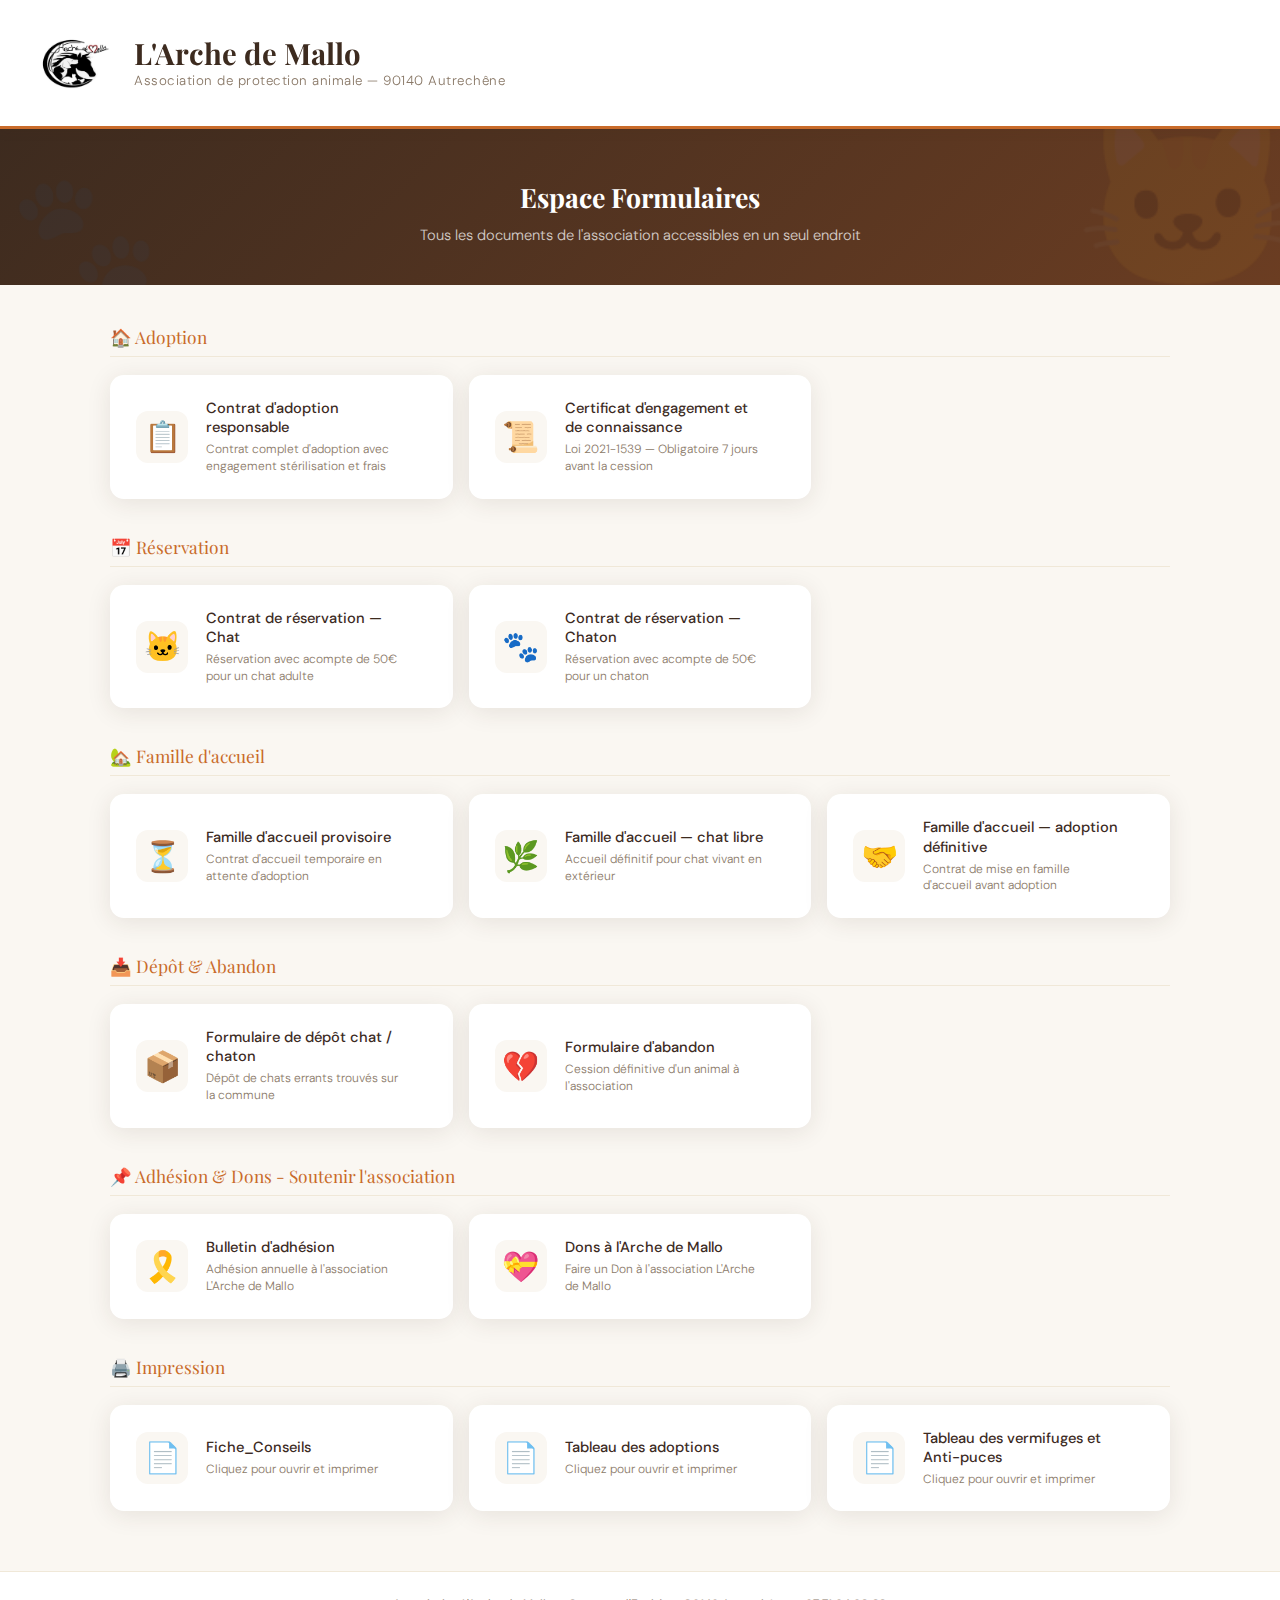
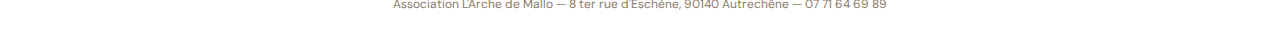
<file: Index.html>
<!DOCTYPE html>
<html lang="fr">
<head>
<meta charset="UTF-8">
<meta name="viewport" content="width=device-width, initial-scale=1.0">
<title>L'Arche de Mallo — Formulaires</title>
<link href="https://fonts.googleapis.com/css2?family=Playfair+Display:wght@700&family=DM+Sans:wght@300;400;500&display=swap" rel="stylesheet">
<style>
    :root {
        --cream: #faf7f2;
        --warm: #f0e8d8;
        --brown: #3d2b1f;
        --orange: #c96b2a;
        --orange-light: #e8843a;
        --grey: #8a7968;
        --white: #ffffff;
        --shadow: 0 4px 24px rgba(61,43,31,0.10);
        --shadow-hover: 0 8px 40px rgba(201,107,42,0.18);
    }

    * { margin: 0; padding: 0; box-sizing: border-box; }

    body {
        font-family: 'DM Sans', sans-serif;
        background-color: var(--cream);
        color: var(--brown);
        min-height: 100vh;
    }

    /* --- HEADER --- */
    header {
        background: var(--white);
        border-bottom: 3px solid var(--orange);
        padding: 28px 40px;
        display: flex;
        align-items: center;
        gap: 24px;
        position: sticky;
        top: 0;
        z-index: 100;
        box-shadow: 0 2px 12px rgba(61,43,31,0.08);
    }

    .logo-header {
        width: 70px;
        height: 70px;
        object-fit: contain;
    }

    .header-text h1 {
        font-family: 'Playfair Display', serif;
        font-size: 22pt;
        color: var(--brown);
        line-height: 1.1;
    }

    .header-text p {
        font-size: 10pt;
        color: var(--grey);
        font-weight: 300;
        margin-top: 3px;
        letter-spacing: 0.5px;
    }

    /* --- HERO --- */
    .hero {
        background: linear-gradient(135deg, var(--brown) 0%, #6b3d22 100%);
        color: white;
        text-align: center;
        padding: 50px 20px 40px;
        position: relative;
        overflow: hidden;
    }

    .hero::before {
        content: '🐱';
        position: absolute;
        font-size: 180px;
        opacity: 0.06;
        right: -20px;
        top: -20px;
        line-height: 1;
    }

    .hero::after {
        content: '🐾';
        position: absolute;
        font-size: 120px;
        opacity: 0.05;
        left: 10px;
        bottom: -10px;
        line-height: 1;
    }

    .hero h2 {
        font-family: 'Playfair Display', serif;
        font-size: 20pt;
        margin-bottom: 10px;
        font-weight: 700;
    }

    .hero p {
        font-size: 11pt;
        opacity: 0.75;
        font-weight: 300;
        max-width: 500px;
        margin: 0 auto;
    }

    /* --- GRILLE --- */
    .grid-container {
        max-width: 1100px;
        margin: 0 auto;
        padding: 40px 20px 60px;
    }

    .section-label {
        font-family: 'Playfair Display', serif;
        font-size: 13pt;
        color: var(--orange);
        margin-bottom: 18px;
        margin-top: 36px;
        padding-bottom: 8px;
        border-bottom: 1px solid var(--warm);
        display: flex;
        align-items: center;
        gap: 10px;
    }

    .section-label:first-child { margin-top: 0; }

    .grid {
        display: grid;
        grid-template-columns: repeat(auto-fill, minmax(280px, 1fr));
        gap: 16px;
    }

    /* --- CARTES --- */
    .card {
        background: var(--white);
        border-radius: 14px;
        box-shadow: var(--shadow);
        text-decoration: none;
        color: var(--brown);
        padding: 22px 24px;
        display: flex;
        align-items: center;
        gap: 18px;
        transition: transform 0.2s ease, box-shadow 0.2s ease, border-color 0.2s ease;
        border: 2px solid transparent;
        position: relative;
        overflow: hidden;
    }

    .card::before {
        content: '';
        position: absolute;
        left: 0; top: 0; bottom: 0;
        width: 4px;
        background: var(--orange);
        opacity: 0;
        transition: opacity 0.2s ease;
    }

    .card:hover {
        transform: translateY(-3px);
        box-shadow: var(--shadow-hover);
        border-color: var(--warm);
    }

    .card:hover::before { opacity: 1; }

    .card-icon {
        font-size: 30px;
        width: 52px;
        height: 52px;
        background: var(--cream);
        border-radius: 12px;
        display: flex;
        align-items: center;
        justify-content: center;
        flex-shrink: 0;
        transition: background 0.2s;
    }

    .card:hover .card-icon {
        background: var(--warm);
    }

    .card-text {
        flex: 1;
        min-width: 0;
    }

    .card-title {
        font-weight: 500;
        font-size: 11pt;
        line-height: 1.3;
        color: var(--brown);
    }

    .card-desc {
        font-size: 9pt;
        color: var(--grey);
        font-weight: 300;
        margin-top: 4px;
        line-height: 1.4;
    }

    .card-arrow {
        font-size: 16px;
        color: var(--orange);
        opacity: 0;
        transition: opacity 0.2s, transform 0.2s;
        flex-shrink: 0;
    }

    .card:hover .card-arrow {
        opacity: 1;
        transform: translateX(3px);
    }

    /* --- FOOTER --- */
    footer {
        text-align: center;
        padding: 24px;
        font-size: 9pt;
        color: var(--grey);
        border-top: 1px solid var(--warm);
        background: var(--white);
    }

    /* --- RESPONSIVE --- */
    @media (max-width: 600px) {
        header { padding: 16px 20px; gap: 14px; }
        .logo-header { width: 50px; height: 50px; }
        .header-text h1 { font-size: 16pt; }
        .hero { padding: 36px 16px 30px; }
        .hero h2 { font-size: 15pt; }
        .grid-container { padding: 24px 16px 40px; }
        .grid { grid-template-columns: 1fr; }
    }

    /* --- SECTION DONS --- */
    .don-section {
        background: linear-gradient(135deg, #fff8f0 0%, #fff3e6 100%);
        border: 2px solid var(--orange);
        border-radius: 16px;
        padding: 28px 32px;
        margin-top: 4px;
    }

    .don-texte {
        font-size: 11pt;
        color: var(--brown);
        line-height: 1.7;
        margin-bottom: 22px;
        text-align: center;
    }

    .don-boutons {
        display: flex;
        gap: 16px;
        flex-wrap: wrap;
        justify-content: center;
        margin-bottom: 0;
    }

    .don-btn {
        display: flex;
        align-items: center;
        gap: 10px;
        padding: 14px 28px;
        border-radius: 10px;
        text-decoration: none;
        font-family: 'DM Sans', sans-serif;
        font-weight: 500;
        font-size: 11pt;
        cursor: pointer;
        transition: transform 0.2s, box-shadow 0.2s;
        border: none;
    }

    .don-btn:hover {
        transform: translateY(-2px);
        box-shadow: 0 6px 20px rgba(201,107,42,0.25);
    }

    .don-btn-paypal {
        background: #003087;
        color: white;
    }

    .don-btn-virement {
        background: var(--orange);
        color: white;
    }

    .don-icon { font-size: 18px; }

    .virement-info {
        display: none;
        margin-top: 22px;
        background: white;
        border-radius: 10px;
        padding: 20px 24px;
        border: 1px solid var(--warm);
    }

    .virement-titre {
        font-weight: 500;
        margin-bottom: 12px;
        color: var(--brown);
    }

    .virement-table {
        width: 100%;
        border-collapse: collapse;
        margin-bottom: 14px;
    }

    .virement-table td {
        padding: 8px 12px;
        font-size: 10pt;
        border-bottom: 1px solid var(--warm);
    }

    .virement-table td:first-child {
        font-weight: 500;
        color: var(--grey);
        width: 30%;
    }

    .don-merci {
        text-align: center;
        font-size: 10pt;
        color: var(--orange);
        font-style: italic;
        margin-top: 8px;
    }

    @media (max-width: 600px) {
        .don-section { padding: 20px 16px; }
        .don-boutons { flex-direction: column; }
        .don-btn { justify-content: center; }
    }


</style>
</head>
<body>

<!-- EN-TÊTE -->
<header>
    <img src="logo_arche.png" alt="Logo L'Arche de Mallo" class="logo-header">
    <div class="header-text">
        <h1>L'Arche de Mallo</h1>
        <p>Association de protection animale — 90140 Autrechêne</p>
    </div>
</header>

<!-- HERO -->
<div class="hero">
    <h2>Espace Formulaires</h2>
    <p>Tous les documents de l'association accessibles en un seul endroit</p>
</div>

<!-- GRILLE DES FORMULAIRES -->
<div class="grid-container">

    <!-- ADOPTION -->
    <div class="section-label">🏠 Adoption</div>
    <div class="grid">
        <a class="card" href="Contrat_adoption.html">
            <div class="card-icon">📋</div>
            <div class="card-text">
                <div class="card-title">Contrat d'adoption responsable</div>
                <div class="card-desc">Contrat complet d'adoption avec engagement stérilisation et frais</div>
            </div>
            <div class="card-arrow">›</div>
        </a>
        <a class="card" href="Certificat_engagement_et_de_connaissance.html">
            <div class="card-icon">📜</div>
            <div class="card-text">
                <div class="card-title">Certificat d'engagement et de connaissance</div>
                <div class="card-desc">Loi 2021-1539 — Obligatoire 7 jours avant la cession</div>
            </div>
            <div class="card-arrow">›</div>
        </a>
        
    </div>

    <!-- RÉSERVATION -->
    <div class="section-label">📅 Réservation</div>
    <div class="grid">
        <a class="card" href="Contrat_reservation_chat.html">
            <div class="card-icon">🐱</div>
            <div class="card-text">
                <div class="card-title">Contrat de réservation — Chat</div>
                <div class="card-desc">Réservation avec acompte de 50€ pour un chat adulte</div>
            </div>
            <div class="card-arrow">›</div>
        </a>
        <a class="card" href="Contrat_reservation_chaton.html">
            <div class="card-icon">🐾</div>
            <div class="card-text">
                <div class="card-title">Contrat de réservation — Chaton</div>
                <div class="card-desc">Réservation avec acompte de 50€ pour un chaton</div>
            </div>
            <div class="card-arrow">›</div>
        </a>
    </div>

    <!-- FAMILLE D'ACCUEIL -->
    <div class="section-label">🏡 Famille d'accueil</div>
    <div class="grid">
        <a class="card" href="Formulaire_famille_accueil_provisoire.html">
            <div class="card-icon">⏳</div>
            <div class="card-text">
                <div class="card-title">Famille d'accueil provisoire</div>
                <div class="card-desc">Contrat d'accueil temporaire en attente d'adoption</div>
            </div>
            <div class="card-arrow">›</div>
        </a>
        <a class="card" href="Formulaire_famille_accueil_definitive_chat_libre.html">
            <div class="card-icon">🌿</div>
            <div class="card-text">
                <div class="card-title">Famille d'accueil — chat libre</div>
                <div class="card-desc">Accueil définitif pour chat vivant en extérieur</div>
            </div>
            <div class="card-arrow">›</div>
        </a>
		<a class="card" href="Contrat_famille_accueil_adoption_definitive.html">
            <div class="card-icon">🤝</div>
            <div class="card-text">
                <div class="card-title">Famille d'accueil — adoption définitive</div>
                <div class="card-desc">Contrat de mise en famille d'accueil avant adoption</div>
            </div>
            <div class="card-arrow">›</div>
        </a>
    </div>

    <!-- DÉPÔT & ABANDON -->
    <div class="section-label">📥 Dépôt & Abandon</div>
    <div class="grid">
        <a class="card" href="Formulaire_depot_chat_saisie.html">
            <div class="card-icon">📦</div>
            <div class="card-text">
                <div class="card-title">Formulaire de dépôt chat / chaton</div>
                <div class="card-desc">Dépôt de chats errants trouvés sur la commune</div>
            </div>
            <div class="card-arrow">›</div>
        </a>
        <a class="card" href="Formulaire_abandon.html">
            <div class="card-icon">💔</div>
            <div class="card-text">
                <div class="card-title">Formulaire d'abandon</div>
                <div class="card-desc">Cession définitive d'un animal à l'association</div>
            </div>
            <div class="card-arrow">›</div>
        </a>
    </div>

    <!-- ADHÉSION & DONS -->
    <div class="section-label">📌 Adhésion & Dons - Soutenir l'association</div>
    <div class="grid">
        <a class="card" href="Bulletin_adhesion.html">
            <div class="card-icon">🎗️</div>
            <div class="card-text">
                <div class="card-title">Bulletin d'adhésion</div>
                <div class="card-desc">Adhésion annuelle à l'association L'Arche de Mallo</div>
            </div>
            <div class="card-arrow">›</div>
        </a>
		<a class="card" href="Dons.html">
            <div class="card-icon">💝️</div>
            <div class="card-text">
                <div class="card-title">Dons à l'Arche de Mallo</div>
                <div class="card-desc">Faire un Don à l'association L'Arche de Mallo</div>
            </div>
            <div class="card-arrow">›</div>
        </a>
    </div>


	
	<!-- IMPRESSION -->
	<div class="section-label">🖨️ Impression</div>
	<div class="grid">
		<a class="card" href="Fiche_Conseils.pdf" target="_blank">
			<div class="card-icon">📄</div>
			<div class="card-text">
				<div class="card-title">Fiche_Conseils</div>
				<div class="card-desc">Cliquez pour ouvrir et imprimer</div>
			</div>
			<div class="card-arrow">›</div>
		</a>
	        <a class="card" href="Tableau_des_adoptions.pdf" target="_blank">
            <div class="card-icon">📄</div>
            <div class="card-text">
                <div class="card-title">Tableau des adoptions</div>
                <div class="card-desc">Cliquez pour ouvrir et imprimer</div>
            </div>
            <div class="card-arrow">›</div>
        </a>
		<a class="card" href="Tableau_des_vermifuges_et_Anti-puces.pdf" target="_blank">
            <div class="card-icon">📄</div>
            <div class="card-text">
                <div class="card-title">Tableau des vermifuges et Anti-puces</div>
                <div class="card-desc">Cliquez pour ouvrir et imprimer</div>
            </div>
            <div class="card-arrow">›</div>
        </a>
    </div>
	
	
</div><!-- /grid-container -->

<footer>
    Association L'Arche de Mallo — 8 ter rue d'Eschène, 90140 Autrechêne — 07 71 64 69 89
</footer>


    <script>
    function toggleVirement(e) {
        e.preventDefault();
        const el = document.getElementById('virementInfo');
        el.style.display = el.style.display === 'none' || el.style.display === '' ? 'block' : 'none';
    }
    </script>

</body>

</html>
</file>
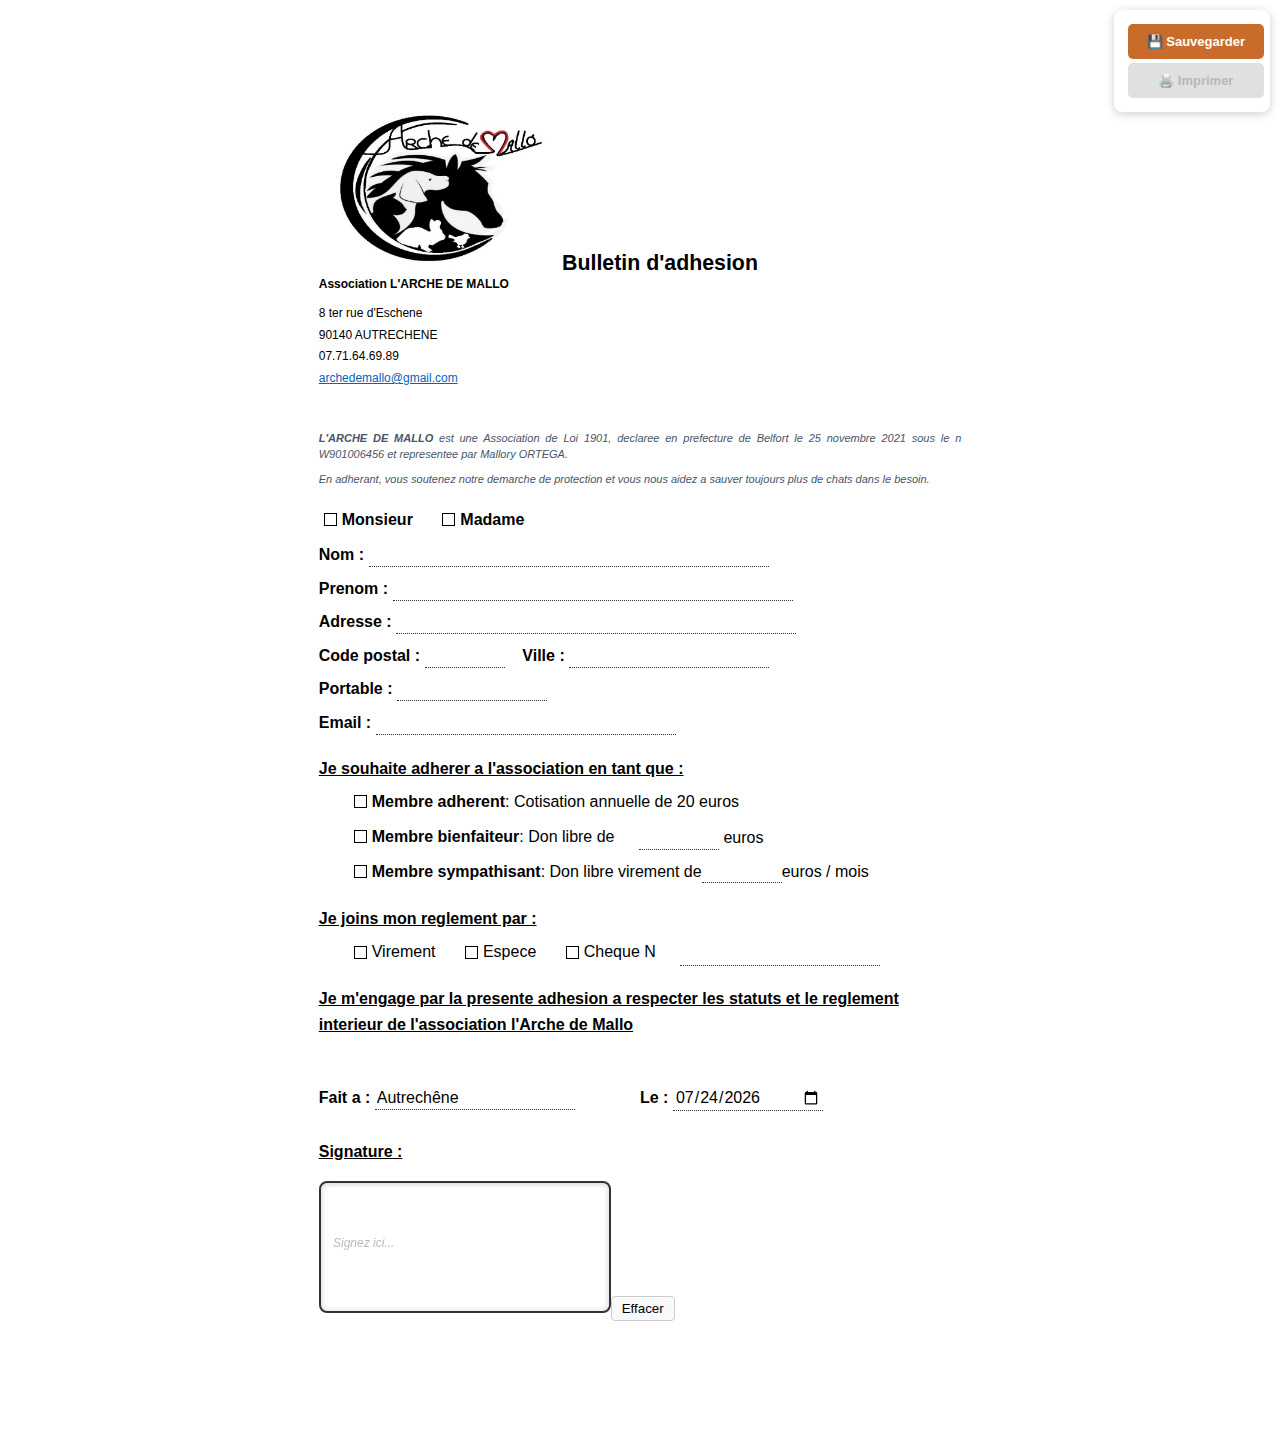
<file: Bulletin_adhesion.html>
<!DOCTYPE html>
<html lang="fr">
<head>
<meta charset="UTF-8">
<meta name="viewport" content="width=device-width, initial-scale=1.0">
<title>Bulletin d'adhesion - L'Arche de Mallo</title>
<link rel="stylesheet" href="formulaires-arche-mallo.css">
<style>
.signature-pad-container {
    border: 2px solid #333;
    border-radius: 8px;
    margin-top: 8px;
    display: inline-block;
    background: #f9f9f9;
    box-shadow: inset 0 1px 4px rgba(0,0,0,0.15);
    padding: 4px;
}
.signature-pad {
    display: block;
    cursor: crosshair;
    touch-action: none;
    border-radius: 6px;
}
.signature-controls {
    margin-top: 6px;
}
.btn-signature {
    padding: 5px 12px;
    border: 1px solid #ccc;
    border-radius: 4px;
    cursor: pointer;
    font-size: 10pt;
    background: #f8f9fa;
}
.btn-signature:hover { background: #e9ecef; }
@media print {
    .signature-controls { display: none !important; }
}
</style>
</head>
<body data-form-id="Adhesion">


<!-- Boutons flottants -->
<div class="buttons">
    <button class="btn btn-save"  onclick="saveForm()">💾 Sauvegarder</button>
    <button class="btn btn-print btn-print-disabled" onclick="printForm()" disabled>🖨️ Imprimer</button>
</div>


<div class="page-container">
<div class="content">

<!-- En-tete -->
<table style="width:100%; border-collapse:collapse; margin-bottom:15px;">
    <tr>
        <td style="vertical-align:top; width:200px;">
            <div class="logo-box"></div>
            <div class="header-info mt-20">
                <p class="bold">Association L'ARCHE DE MALLO</p>
                <p>
                    8 ter rue d'Eschene<br>
                    90140 AUTRECHENE<br>
                    07.71.64.69.89<br>
                    <a href="mailto:archedemallo@gmail.com" class="blue">archedemallo@gmail.com</a>
                </p>
            </div>
        </td>
        <td style="vertical-align:middle; text-align:center;">
            <div class="title">Bulletin d'adhesion</div>
        </td>
        <td style="width:200px;"></td>
    </tr>
</table>

<!-- Intro -->
<div class="intro-text">
    <p>
        <span class="bold">L'ARCHE DE MALLO</span> est une Association de Loi 1901, declaree en prefecture de Belfort
        le 25 novembre 2021 sous le n W901006456 et representee par Mallory ORTEGA.
    </p>
    <p>
        En adherant, vous soutenez notre demarche de protection et vous nous aidez a sauver toujours plus de chats
        dans le besoin.
    </p>
</div>

<!-- Civilite -->
<div class="section">
    <p>
        <span class="clickable-row" onclick="toggleCheck(this, 'civilite')">
            <span class="checkbox" data-group="civilite"></span>
            <span class="bold">Monsieur</span>
        </span>
        <span class="clickable-row" onclick="toggleCheck(this, 'civilite')">
            <span class="checkbox" data-group="civilite"></span>
            <span class="bold">Madame</span>
        </span>
    </p>
    <p><span class="bold">Nom :</span> <input type="text" class="editable editable-long" id="nom"></p>
    <p><span class="bold">Prenom :</span> <input type="text" class="editable editable-long" id="prenom"></p>
    <p><span class="bold">Adresse :</span> <input type="text" class="editable editable-long" id="adresse"></p>
    <p>
        <span class="bold">Code postal :</span> <input type="text" class="editable editable-short" id="codePostal">
        &nbsp;&nbsp;
        <span class="bold">Ville :</span> <input type="text" class="editable editable-medium" id="ville">
    </p>
    <p><span class="bold">Portable :</span> <input type="tel" class="editable editable-tel" id="portable"></p>
    <p><span class="bold">Email :</span> <input type="email" class="editable editable-email" id="email"></p>
</div>

<!-- Type d'adhesion -->
<div class="section">
    <p class="bold underline">Je souhaite adherer a l'association en tant que :</p>
    <p class="ml-30">
        <span class="clickable-row" onclick="toggleCheck(this, 'type')">
            <span class="checkbox" data-group="type"></span>
            <span class="bold">Membre adherent</span> : Cotisation annuelle de 20 euros
        </span>
    </p>
    <p class="ml-30">
        <span class="clickable-row" onclick="toggleCheck(this, 'type')">
            <span class="checkbox" data-group="type"></span>
            <span class="bold">Membre bienfaiteur</span> : Don libre de
        </span>
        <input type="number" class="editable editable-num" id="donBienfaiteur"> euros
    </p>
    <p class="ml-30">
        <span class="clickable-row" onclick="toggleCheck(this, 'type')">
            <span class="checkbox" data-group="type"></span>
            <span class="bold">Membre sympathisant</span> : Don libre virement de
            <input type="number" class="editable editable-num" id="donSympatisant"> euros / mois
        </span>
    </p>
</div>

<!-- Mode de paiement -->
<div class="section">
    <p class="bold underline">Je joins mon reglement par :</p>
    <p class="ml-30">
        <span class="clickable-row" onclick="toggleCheck(this, 'paiement')">
            <span class="checkbox" data-group="paiement"></span> Virement
        </span>
        <span class="clickable-row" onclick="toggleCheck(this, 'paiement')">
            <span class="checkbox" data-group="paiement"></span> Espece
        </span>
        <span class="clickable-row" onclick="toggleCheck(this, 'paiement')">
            <span class="checkbox" data-group="paiement"></span> Cheque N
        </span>
        <input type="text" class="editable editable-medium" id="numeroPaiement">
    </p>
</div>

<!-- Engagement -->
<div class="section">
    <p class="bold underline">Je m'engage par la presente adhesion a respecter les statuts et le reglement interieur de l'association l'Arche de Mallo</p>
</div>

<!-- Lieu et date -->
<div class="signature-section mt-30">
    <table class="signature-table">
        <tr>
            <td>
                <p><span class="bold">Fait a :</span> <input type="text" class="editable editable-medium" id="lieu" value="Autrechêne"></p>
            </td>
            <td>
                <p><span class="bold">Le :</span> <input type="date" class="editable editable-date" id="date"></p>
            </td>
        </tr>
    </table>
</div>

<!-- Zone de signature tactile -->
	<div class="section mt-20">
		<p class="bold underline">Signature :</p>
		<div id="sig1"></div>
	</div>

</div>

</div><!-- /content -->
</div><!-- /page-container -->


<script src="formulaires-arche-mallo.js"></script>
<script>
creerSignature('sig1');
creerSignature('sig2');
</script>

</body>
</html>
</file>
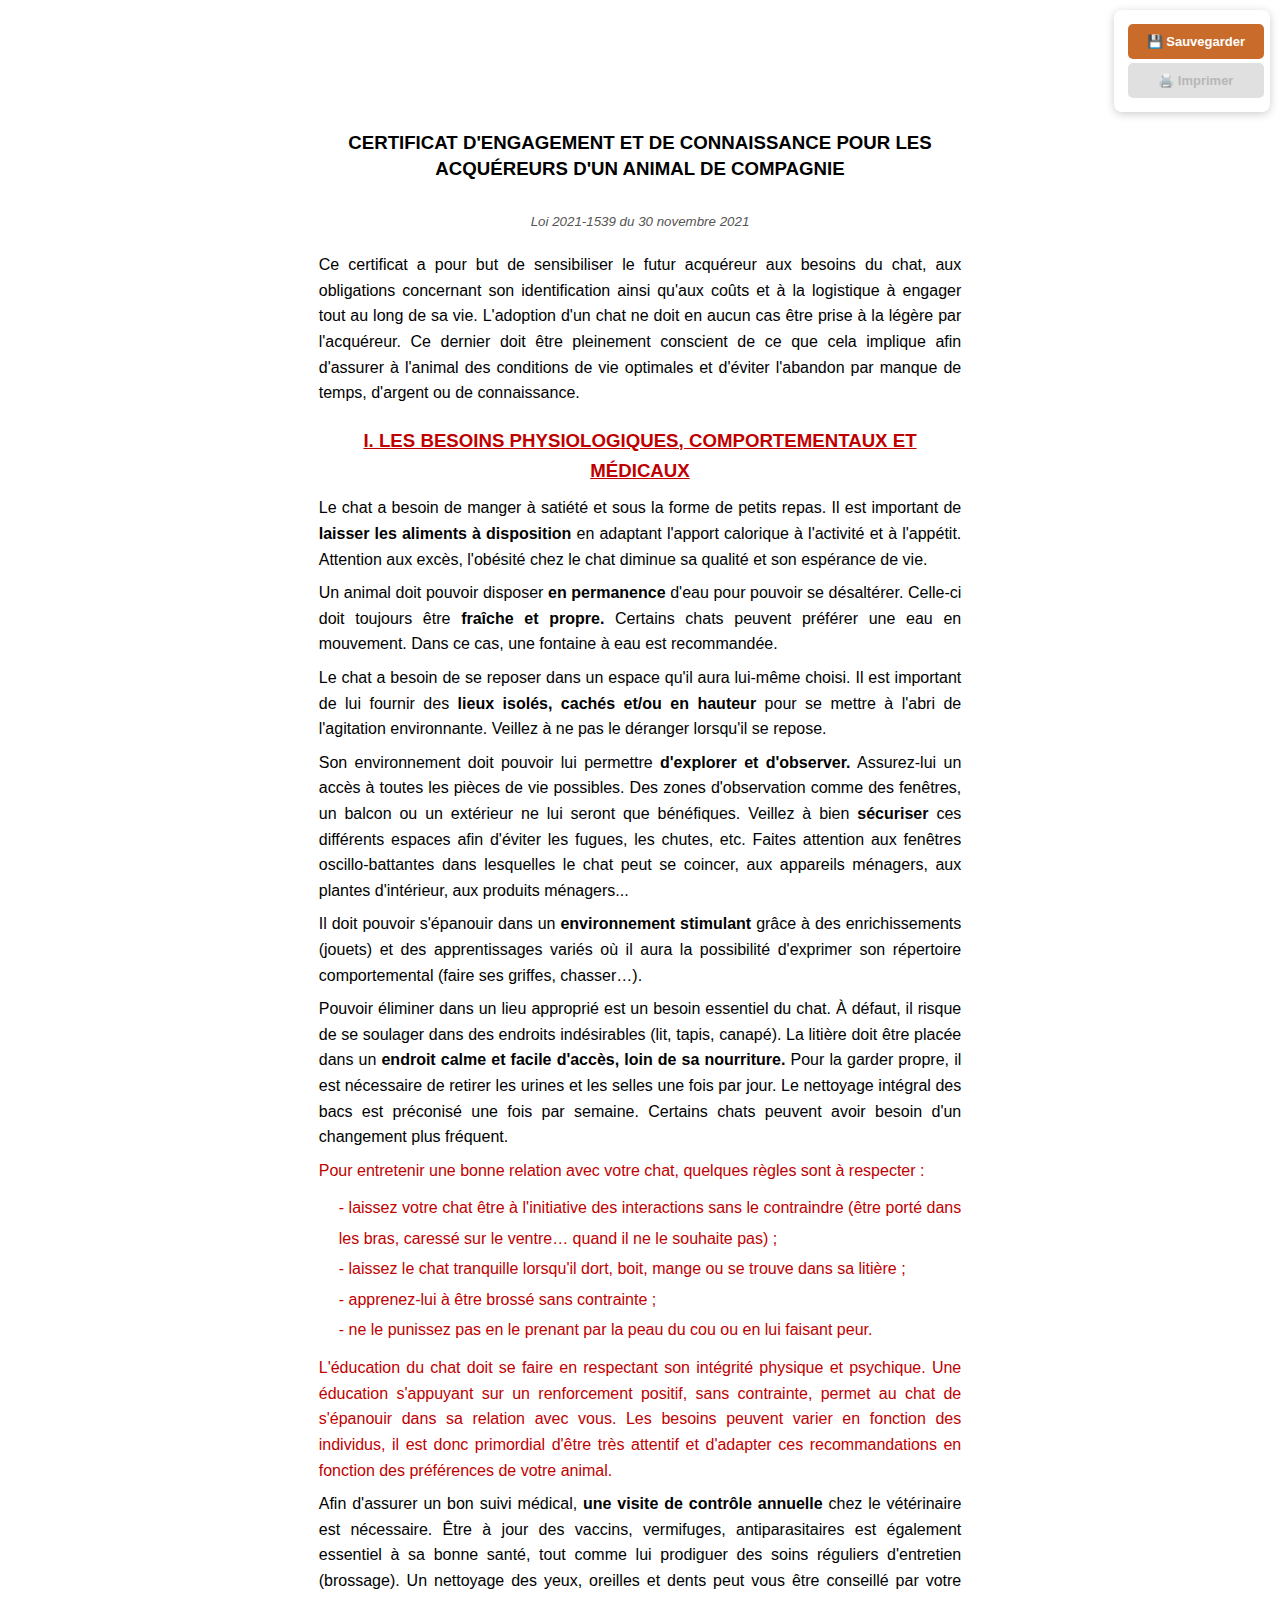
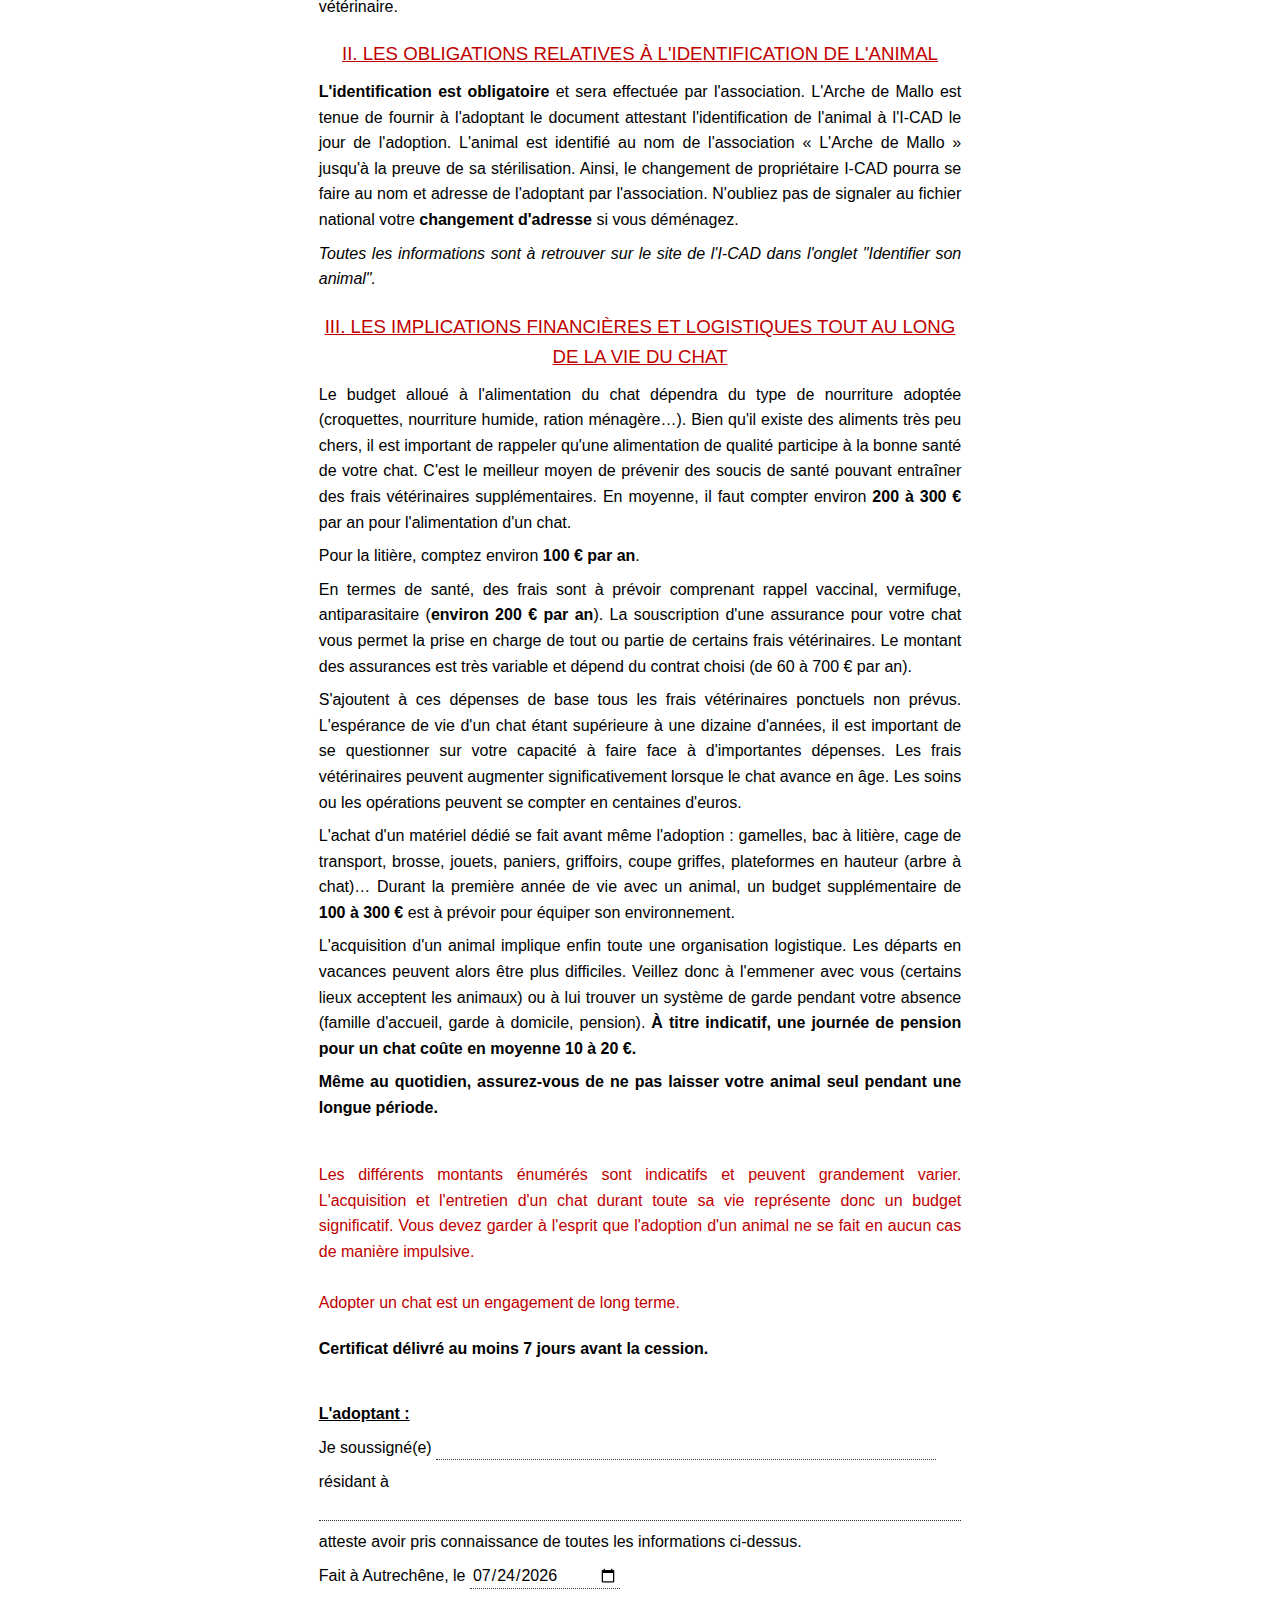
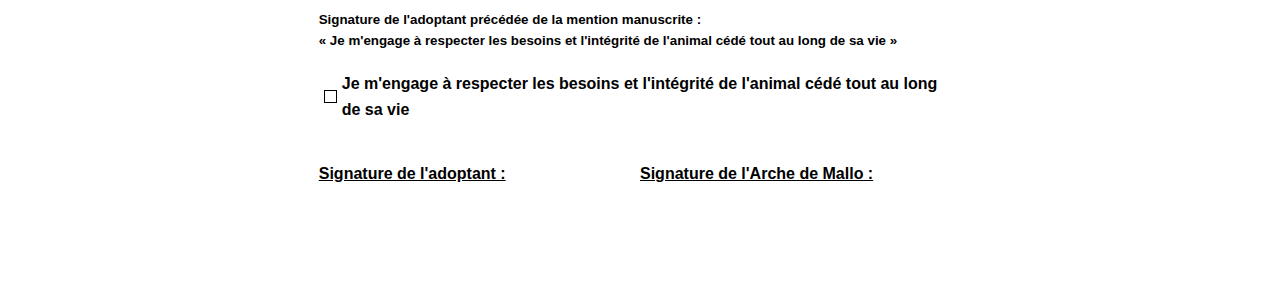
<file: Certificat_engagement_et_de_connaissance.html>
<!DOCTYPE html>
<html lang="fr">
<head>
<meta charset="UTF-8">
<meta name="viewport" content="width=device-width, initial-scale=1.0">
<title>Certificat d'Engagement et de Connaissance - L'Arche de Mallo</title>
<link rel="stylesheet" href="formulaires-arche-mallo.css">
</head>
<body data-form-id="Certificat_Engagement">

<div class="buttons">
    <button class="btn btn-save"  onclick="saveForm()">💾 Sauvegarder</button>
    <button class="btn btn-print btn-print-disabled" onclick="printForm()" disabled>🖨️ Imprimer</button>
    </div>

<div class="page-container">
<div class="content">

    
    <!-- En-tête -->
<div id="entete"></div>
 
<table class="header-table">
    <tr>
            <td class="col-center">
            <div class="title-main">
                CERTIFICAT D'ENGAGEMENT ET DE CONNAISSANCE
                POUR LES ACQUÉREURS D'UN ANIMAL DE COMPAGNIE
           </div>
        </td>
    </tr>
</table>
<div class="subtitle">Loi 2021-1539 du 30 novembre 2021</div>

<div class="content-section">
    Ce certificat a pour but de sensibiliser le futur acquéreur aux besoins du chat, aux obligations concernant son
    identification ainsi qu'aux coûts et à la logistique à engager tout au long de sa vie. L'adoption d'un chat ne doit
    en aucun cas être prise à la légère par l'acquéreur. Ce dernier doit être pleinement conscient de ce que cela
    implique afin d'assurer à l'animal des conditions de vie optimales et d'éviter l'abandon par manque de temps,
    d'argent ou de connaissance.
</div>
<div>
<strong><span class="highlight-red">I. LES BESOINS PHYSIOLOGIQUES, COMPORTEMENTAUX ET MÉDICAUX</span></strong>
</div>
<div class="content-section">
    <p>Le chat a besoin de manger à satiété et sous la forme de petits repas. Il est important de <span class="bold">laisser les aliments à
    disposition </span>en adaptant l'apport calorique à l'activité et à l'appétit. Attention aux excès, l'obésité chez le chat
    diminue sa qualité et son espérance de vie.</p>

    <p>Un animal doit pouvoir disposer<span class="bold"> en permanence</span> d'eau pour pouvoir se désaltérer. Celle-ci doit toujours être<span class="bold">
    fraîche et propre.</span> Certains chats peuvent préférer une eau en mouvement. Dans ce cas, une fontaine à eau est
    recommandée.</p>

    <p>Le chat a besoin de se reposer dans un espace qu'il aura lui-même choisi. Il est important de lui fournir des<span class="bold"> lieux
    isolés, cachés et/ou en hauteur</span> pour se mettre à l'abri de l'agitation environnante. Veillez à ne pas le déranger
    lorsqu'il se repose.</p>

    <p>Son environnement doit pouvoir lui permettre<span class="bold"> d'explorer et d'observer.</span> Assurez-lui un accès à toutes les pièces
    de vie possibles. Des zones d'observation comme des fenêtres, un balcon ou un extérieur ne lui seront que
    bénéfiques. Veillez à bien<span class="bold"> sécuriser </span>ces différents espaces afin d'éviter les fugues, les chutes, etc. Faites attention
    aux fenêtres oscillo-battantes dans lesquelles le chat peut se coincer, aux appareils ménagers, aux plantes
    d'intérieur, aux produits ménagers...</p>

    <p>Il doit pouvoir s'épanouir dans un<span class="bold"> environnement stimulant </span>grâce à des enrichissements (jouets) et des
    apprentissages variés où il aura la possibilité d'exprimer son répertoire comportemental (faire ses griffes,
    chasser…).</p>

    <p>Pouvoir éliminer dans un lieu approprié est un besoin essentiel du chat. À défaut, il risque de se soulager dans des
    endroits indésirables (lit, tapis, canapé). La litière doit être placée dans un<span class="bold"> endroit calme et facile d'accès, loin
    de sa nourriture. </span>Pour la garder propre, il est nécessaire de retirer les urines et les selles une fois par jour. Le
    nettoyage intégral des bacs est préconisé une fois par semaine. Certains chats peuvent avoir besoin d'un
    changement plus fréquent.</p>

    <p><span class="red">Pour entretenir une bonne relation avec votre chat, quelques règles sont à respecter :</span></p>
    <div class="bullet-list"><span class="red">
        - laissez votre chat être à l'initiative des interactions sans le contraindre (être porté dans les bras, caressé
        sur le ventre… quand il ne le souhaite pas) ;<br>
        - laissez le chat tranquille lorsqu'il dort, boit, mange ou se trouve dans sa litière ;<br>
        - apprenez-lui à être brossé sans contrainte ;<br>
        - ne le punissez pas en le prenant par la peau du cou ou en lui faisant peur.
    </span></div>

    <p><span class="red">
        L'éducation du chat doit se faire en respectant son intégrité physique et psychique. Une éducation
        s'appuyant sur un renforcement positif, sans contrainte, permet au chat de s'épanouir dans sa relation avec
        vous. Les besoins peuvent varier en fonction des individus, il est donc primordial d'être très attentif et
        d'adapter ces recommandations en fonction des préférences de votre animal.
    </span></p>

    <p>Afin d'assurer un bon suivi médical, <span class="bold">une visite de contrôle annuelle </span>chez le vétérinaire est nécessaire. Être à jour
    des vaccins, vermifuges, antiparasitaires est également essentiel à sa bonne santé, tout comme lui prodiguer des
    soins réguliers d'entretien (brossage). Un nettoyage des yeux, oreilles et dents peut vous être conseillé par votre
    vétérinaire.</p>
</div>

<div>
<span class="highlight-red">II. LES OBLIGATIONS RELATIVES À L'IDENTIFICATION DE L'ANIMAL</span>
</div>

<div class="content-section">
    <p><span class="bold">L'identification est obligatoire</span> et sera effectuée par l'association. L'Arche de Mallo est tenue de fournir à
    l'adoptant le document attestant l'identification de l'animal à l'I-CAD le jour de l'adoption. L'animal est identifié
    au nom de l'association « L'Arche de Mallo » jusqu'à la preuve de sa stérilisation. Ainsi, le changement de
    propriétaire I-CAD pourra se faire au nom et adresse de l'adoptant par l'association. N'oubliez pas de signaler au
    fichier national votre <span class="bold">changement d'adresse </span>si vous déménagez.</p>
    <p class="italic">Toutes les informations sont à retrouver sur le site de l'I-CAD dans l'onglet "Identifier son animal".</p>
</div>

<div>
<span class="highlight-red">III. LES IMPLICATIONS FINANCIÈRES ET LOGISTIQUES TOUT AU LONG DE LA VIE DU CHAT</span>
</div>

<div class="content-section">
    <p>Le budget alloué à l'alimentation du chat dépendra du type de nourriture adoptée (croquettes, nourriture humide,
    ration ménagère…). Bien qu'il existe des aliments très peu chers, il est important de rappeler qu'une alimentation
    de qualité participe à la bonne santé de votre chat. C'est le meilleur moyen de prévenir des soucis de santé pouvant
    entraîner des frais vétérinaires supplémentaires. En moyenne, il faut compter environ <span class="bold">200 à 300 €</span> par an pour
    l'alimentation d'un chat.</p>

    <p>Pour la litière, comptez environ <span class="bold">100 € par an</span>.</p>

    <p>En termes de santé, des frais sont à prévoir comprenant rappel vaccinal, vermifuge, antiparasitaire (<span class="bold">environ 200 €
    par an</span>). La souscription d'une assurance pour votre chat vous permet la prise en charge de tout ou partie de
    certains frais vétérinaires. Le montant des assurances est très variable et dépend du contrat choisi (de 60 à 700 €
    par an).</p>

    <p>S'ajoutent à ces dépenses de base tous les frais vétérinaires ponctuels non prévus. L'espérance de vie d'un chat
    étant supérieure à une dizaine d'années, il est important de se questionner sur votre capacité à faire face à
    d'importantes dépenses. Les frais vétérinaires peuvent augmenter significativement lorsque le chat avance en âge.
    Les soins ou les opérations peuvent se compter en centaines d'euros.</p>

    <p>L'achat d'un matériel dédié se fait avant même l'adoption : gamelles, bac à litière, cage de transport, brosse,
    jouets, paniers, griffoirs, coupe griffes, plateformes en hauteur (arbre à chat)… Durant la première année de vie
    avec un animal, un budget supplémentaire de <span class="bold">100 à 300 € </span> est à prévoir pour équiper son environnement.</p>

    <p>L'acquisition d'un animal implique enfin toute une organisation logistique. Les départs en vacances peuvent alors
    être plus difficiles. Veillez donc à l'emmener avec vous (certains lieux acceptent les animaux) ou à lui trouver un
    système de garde pendant votre absence (famille d'accueil, garde à domicile, pension). <span class="bold">À titre indicatif, une
    journée de pension pour un chat coûte en moyenne 10 à 20 €.</span></p>

    <p><span class="bold">Même au quotidien, assurez-vous de ne pas laisser votre animal seul pendant une longue période.</span></p>
<br>
    <p><span class="red">
        Les différents montants énumérés sont indicatifs et peuvent grandement varier. L'acquisition et l'entretien
        d'un chat durant toute sa vie représente donc un budget significatif. Vous devez garder à l'esprit que
        l'adoption d'un animal ne se fait en aucun cas de manière impulsive.<br><br>
        Adopter un chat est un engagement de long terme.</span>
    </p>
</div>

<p> <span class="bold">Certificat délivré au moins 7 jours avant la cession.</span></p>


<!-- Signature adoptant -->
<div class="signature-section mt-30">
    <p class="bold underline">L'adoptant :</p>
    <p>
        Je soussigné(e)
        <input type="text" class="editable editable-long" style="width:500px;" id="nomAdoptant" data-required="true" data-label="Nom de l'adoptant">
    </p>
    <p>
        résidant à
        <input type="text" class="editable" style="width:100%;display:block;margin-top:4px;" id="adresseAdoptant" data-required="true" data-label="Adresse">
    </p>
    <p>atteste avoir pris connaissance de toutes les informations ci-dessus.</p>
    <p>Fait à Autrechêne, le <input type="date" class="editable editable-date" id="dateAdoptant"></p>

    <div class="mention-manuscrite mt-20"><span class="bold">
        Signature de l'adoptant précédée de la mention manuscrite :<br>
        « Je m'engage à respecter les besoins et l'intégrité de l'animal cédé tout au long de sa vie »</span>
    </div>

    <!-- Case à cocher obligatoire -->
    <p class="mt-20">
        <span class="clickable-row" onclick="toggleCheck(this)" id="checkEngagement">
            <span class="checkbox"></span>
            <span class="bold"> Je m'engage à respecter les besoins et l'intégrité de l'animal cédé tout au long de sa vie</span>
        </span>
    </p>

<!-- Signatures côte à côte -->
    <table class="signature-table mt-30">
        <tr>
            <td>
                <p class="bold underline">Signature de l'adoptant :</p>
                <div id="sig1"></div>
                <div id="sig1-print" style="display:none;">[[SIGNATURE_IMAGE]]</div>
            </td>
            <td>
                <p class="bold underline">Signature de l'Arche de Mallo :</p>
                <div id="sig2"></div>
                <div id="sig2-print" style="display:none;">[[SIGNATURE_IMAGE]]</div>
            </td>
        </tr>
    </table>
</div>




    

</div><!-- /content -->
</div><!-- /page-container -->

<script src="formulaires-arche-mallo.js"></script>
<script>
    creerEntete({ dateId: 'dateCertificat', dateLabel: 'Date :' });
    creerSignature('sig1');
    creerSignature('sig2');
    var today = new Date().toISOString().split('T')[0];
    var elDate = document.getElementById('dateCertificat');
    if (elDate && !elDate.value) elDate.value = today;
    if (!document.getElementById('dateAdoptant').value) document.getElementById('dateAdoptant').value = today;
    if (!document.getElementById('dateAssociation').value) document.getElementById('dateAssociation').value = today;

// Validation spécifique au certificat
var _validateOriginal = validateRequiredFields;
validateRequiredFields = function() {
    var missing = _validateOriginal();

    // Case engagement obligatoire + rouge
    var engagement = document.getElementById('checkEngagement');
    if (engagement) {
        var cb = engagement.querySelector('.checkbox');
        if (!cb.classList.contains('checked')) {
            missing.push('Engagement à cocher');
            cb.style.outline = '2px solid red';
            cb.style.outlineOffset = '1px';
        } else {
            cb.style.outline = '';
        }
    }

    // Signatures obligatoires
    ['sig1', 'sig2'].forEach(function(sigId) {
        var container = document.getElementById(sigId);
        if (container && !container._signed) {
            var labels = { sig1: 'Signature de l\'adoptant', sig2: 'Signature de l\'Arche de Mallo' };
            missing.push(labels[sigId]);
        }
    });

    return missing;
};
    
</script>
</file>
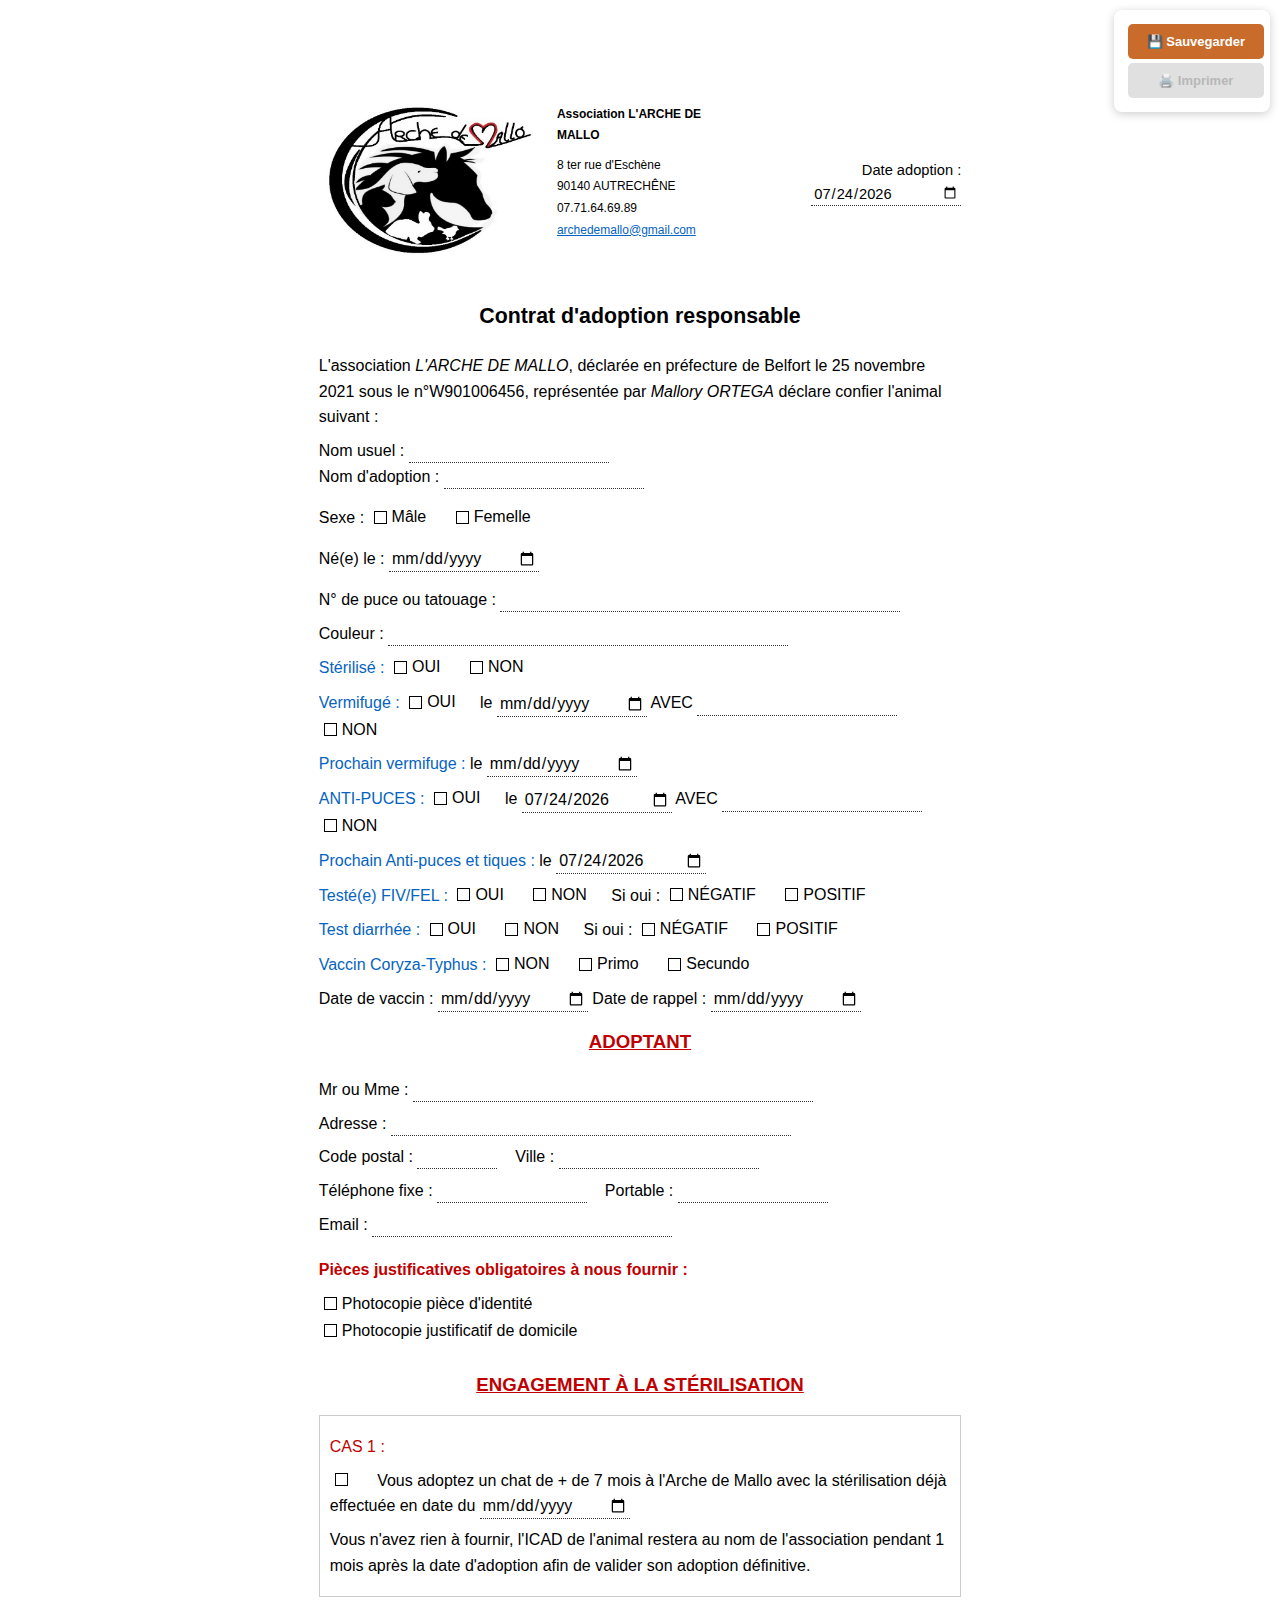
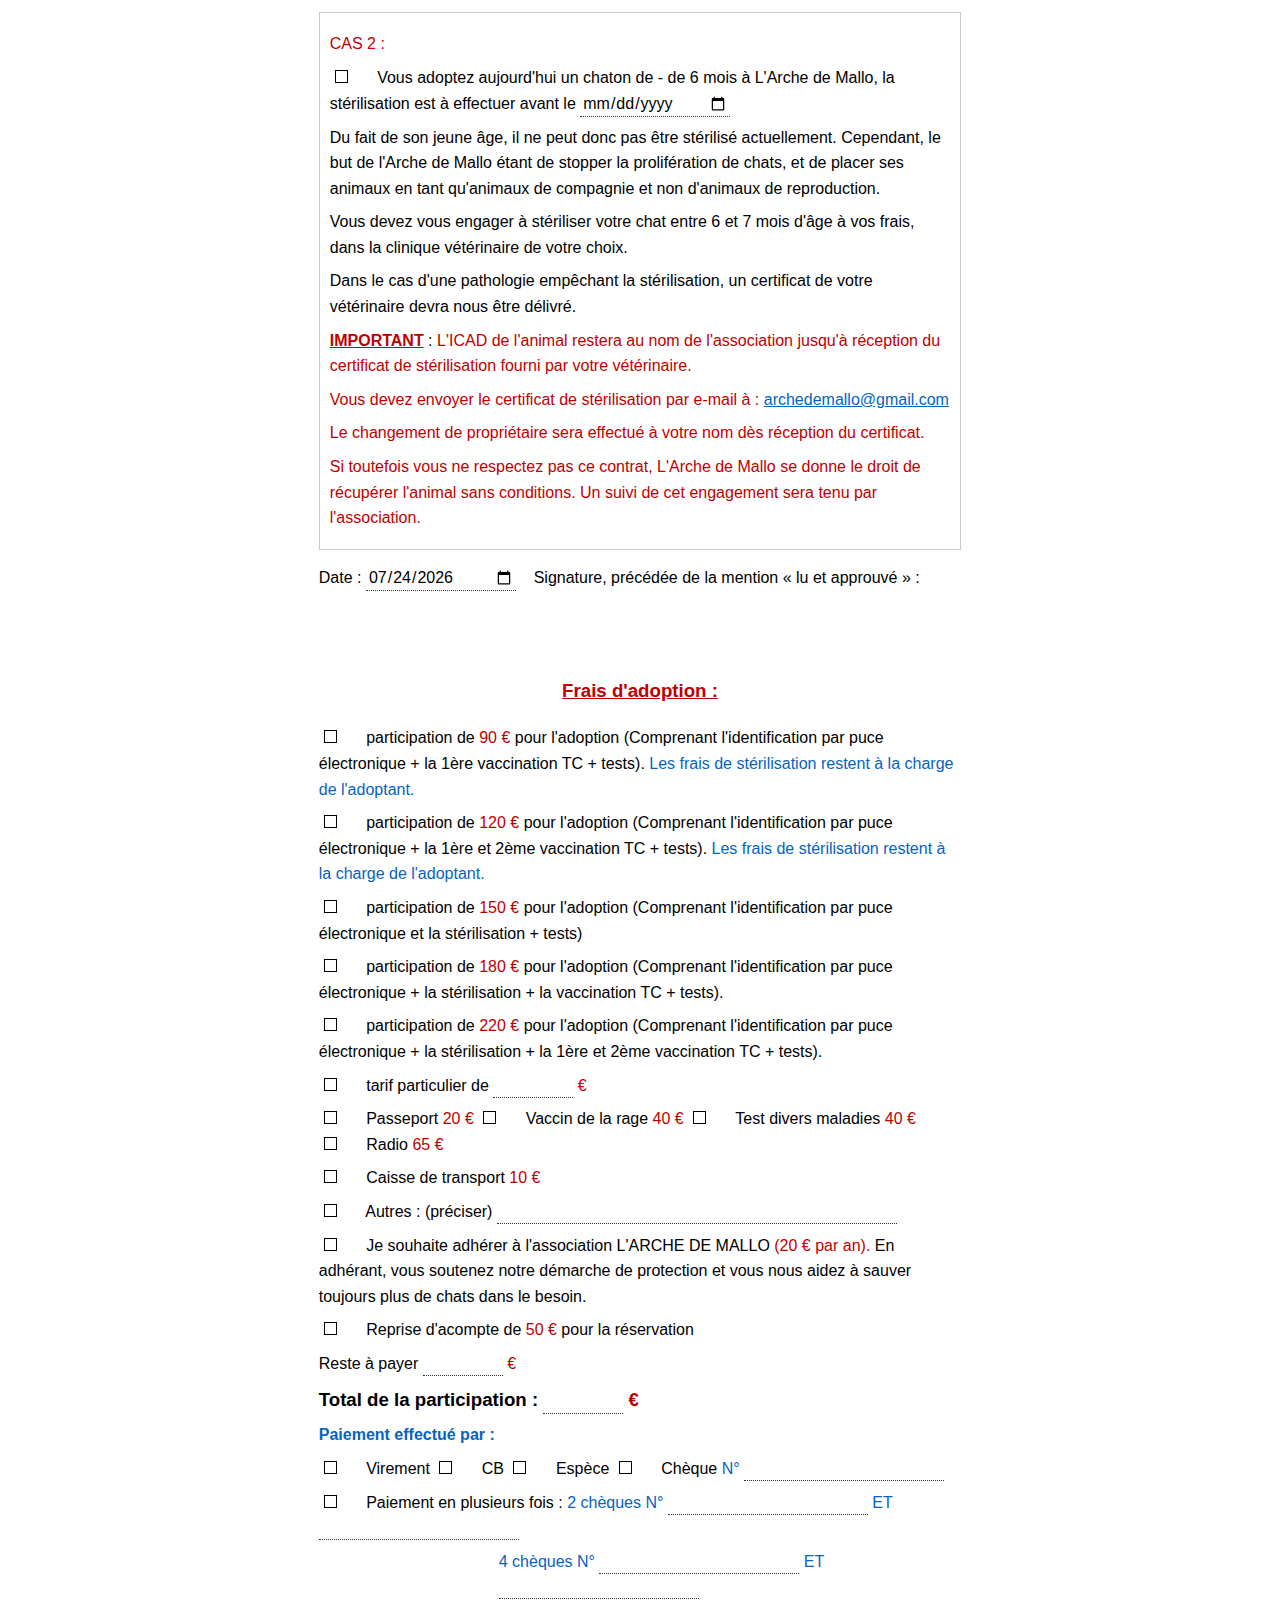
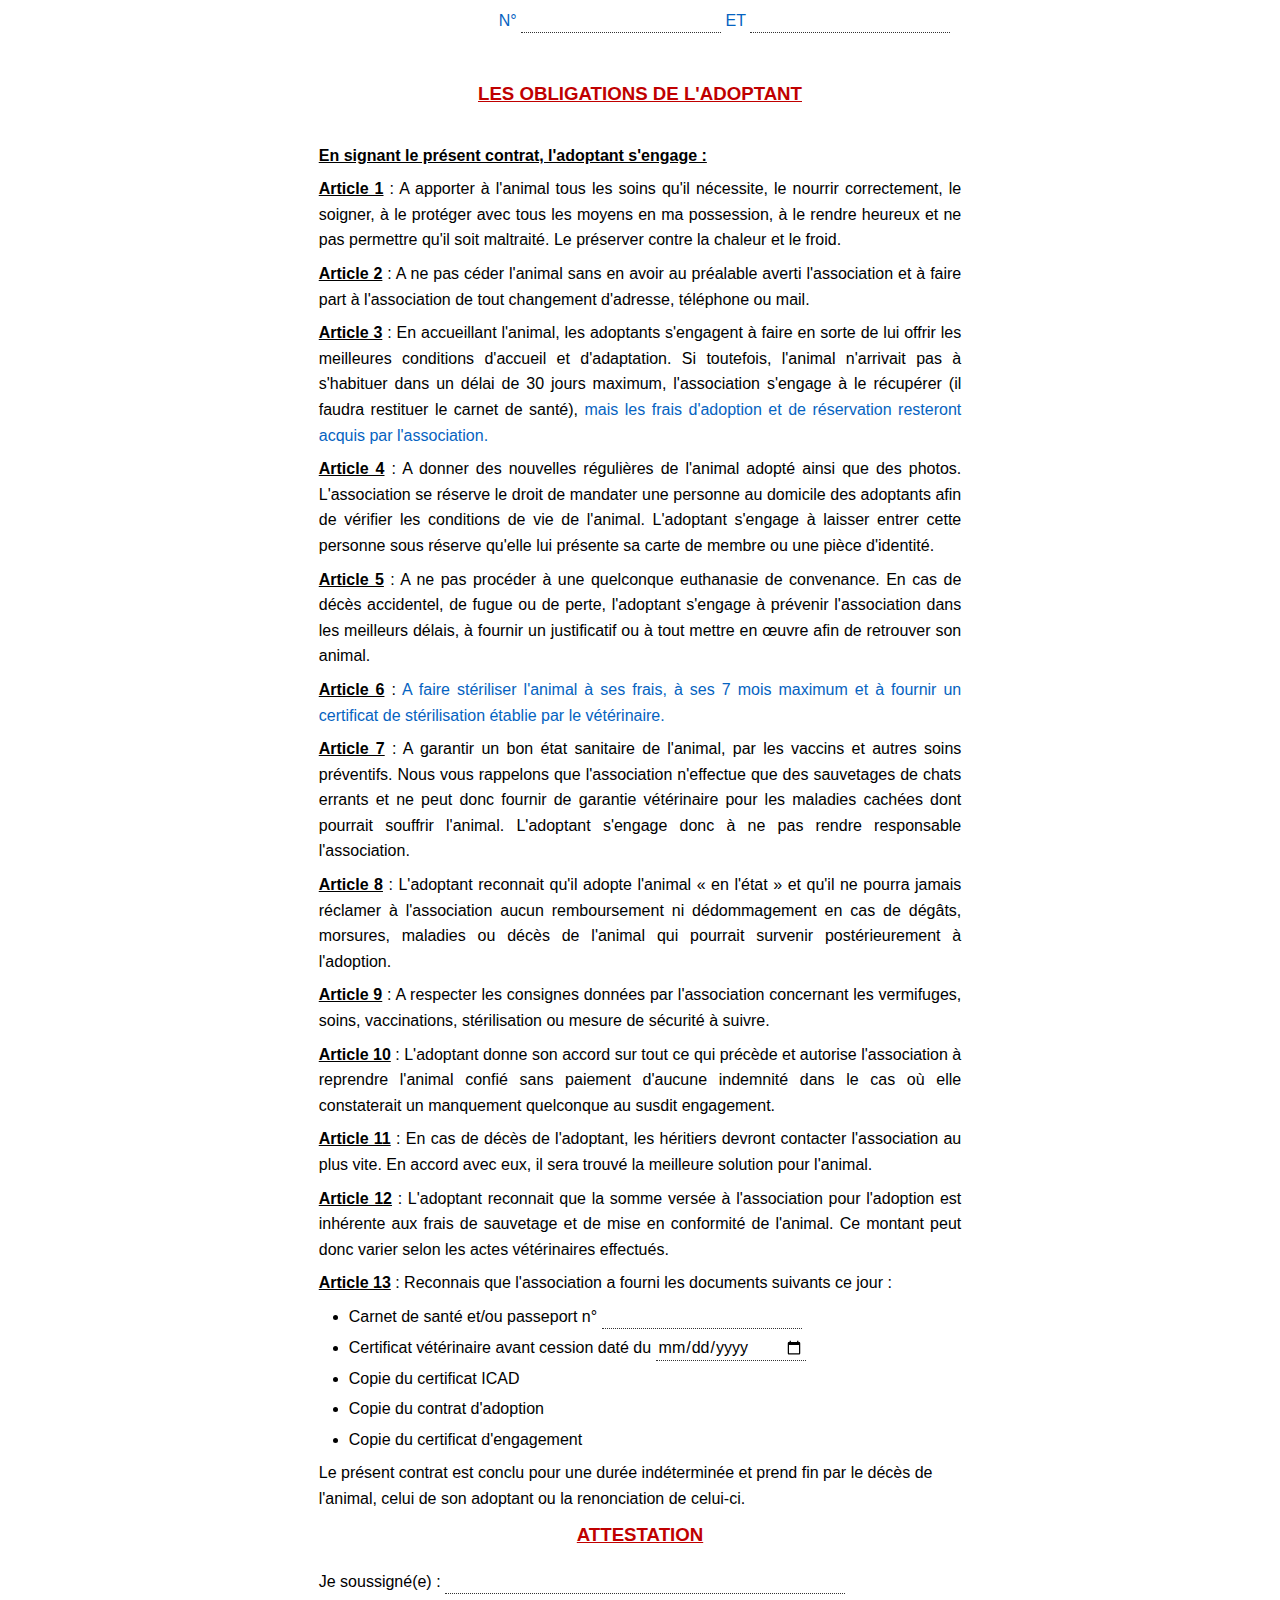
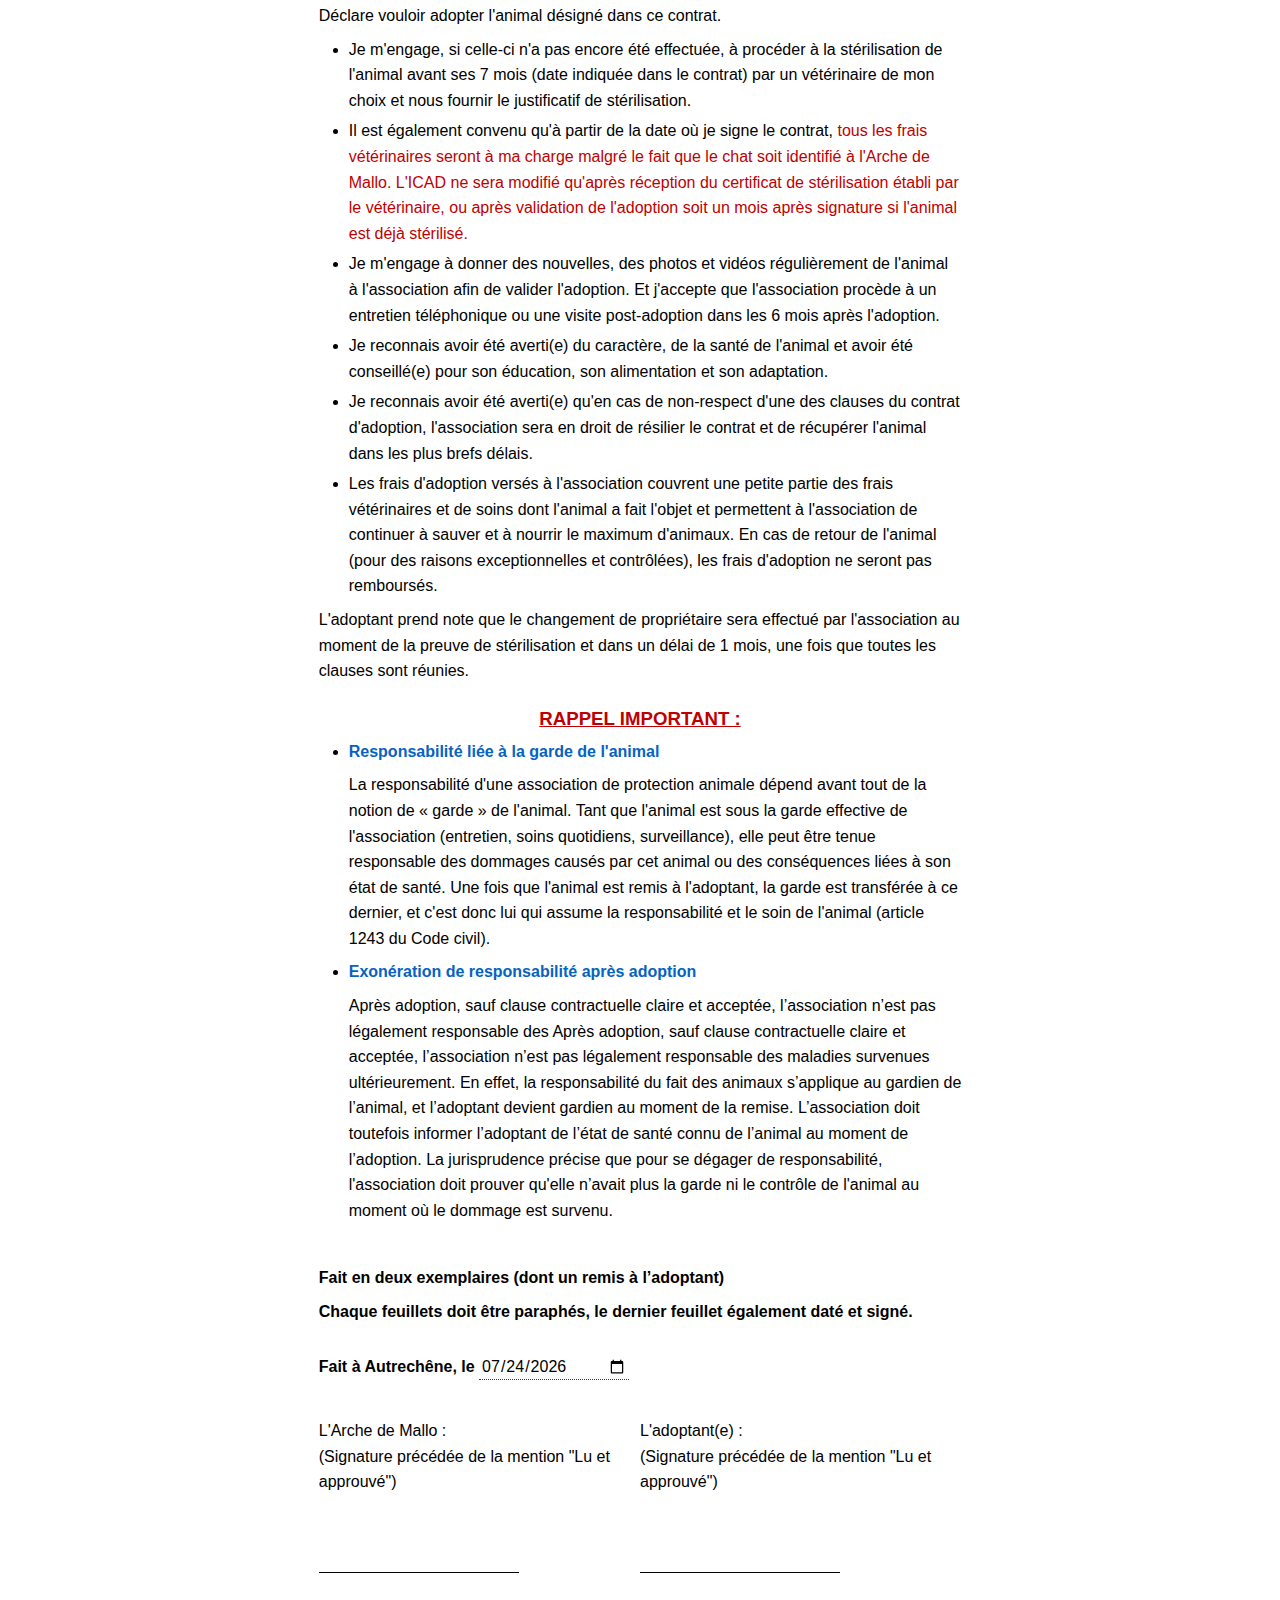
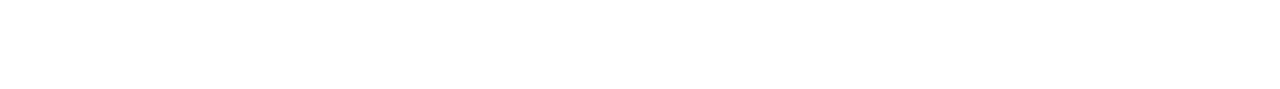
<file: Contrat_adoption.html>
<!DOCTYPE html>
<html lang="fr">
<head>
<meta charset="UTF-8">
<meta name="viewport" content="width=device-width, initial-scale=1.0">
<title>Contrat d'adoption responsable - L'Arche de Mallo</title>
<link rel="stylesheet" href="formulaires-arche-mallo.css">
</head>
<body data-form-id="Adoption">
<body>

<div class="buttons">
    <button class="btn btn-save"  onclick="saveForm()">💾 Sauvegarder</button>
    <button class="btn btn-print btn-print-disabled" onclick="printForm()" disabled>🖨️ Imprimer</button>
</div>

<div class="page-container">
<div class="content">

<!-- En-tête -->
<div class="header-adoption">
    <div>
        <div class="logo-box"></div>
        <div class="header-info mt-20">
            <p class="bold">Association L'ARCHE DE MALLO</p>
            <p>
                8 ter rue d'Eschène<br>
                90140 AUTRECHÊNE<br>
                07.71.64.69.89<br>
                <a href="mailto:archedemallo@gmail.com" class="blue">archedemallo@gmail.com</a>
            </p>
        </div>
    </div>
    <div class="header-adoption-right">
        Date adoption : <input type="date" class="editable editable-date" id="dateAdoption">
    </div>
</div>

<div class="title">Contrat d'adoption responsable</div>

<p>
L'association <em>L'ARCHE DE MALLO</em>, déclarée en préfecture de Belfort le 25 novembre 2021
sous le n°W901006456, représentée par <em>Mallory ORTEGA</em> déclare confier l'animal suivant :
</p>

<!-- Informations animal -->
<div class="form-group">
        Nom usuel : <input type="text" class="editable editable-medium" id="nomUsuel">
<div class="form-group">
        Nom d'adoption : <input type="text" class="editable editable-medium" id="nomAdoption">
</div>
<div class="form-group">
        Sexe :
        <span class="clickable-row" onclick="toggleCheck(this, 'sexe')"><span class="checkbox" data-group="sexe"></span> Mâle</span>
        <span class="clickable-row" onclick="toggleCheck(this, 'sexe')"><span class="checkbox" data-group="sexe"></span> Femelle</span>
</div>

<div class="form-group">
        Né(e) le : <input type="date" class="editable editable-date" id="dateNaissance">
</div>
    <p>N° de puce ou tatouage : <input type="text" class="editable editable-long" id="puce"></p>
    <p>Couleur : <input type="text" class="editable editable-long" id="couleur"></p>
    <p>
        <span class="blue">Stérilisé :</span>
        <span class="clickable-row" onclick="toggleCheck(this, 'sterilise')"><span class="checkbox" data-group="sterilise"></span> OUI</span>
        <span class="clickable-row" onclick="toggleCheck(this, 'sterilise')"><span class="checkbox" data-group="sterilise"></span> NON</span>
    </p>
    <p>
       <span class="blue"> Vermifugé :</span>
        <span class="clickable-row" onclick="toggleCheck(this, 'vermifuge')"><span class="checkbox" data-group="vermifuge"></span> OUI</span>
        le <input type="date" class="editable editable-date" id="dateVermifuge">
        AVEC <input type="text" class="editable editable-medium" id="produitVermifuge">
        <span class="clickable-row" onclick="toggleCheck(this, 'vermifuge')"><span class="checkbox" data-group="vermifuge"></span> NON</span>
    </p>
    <p><span class="blue">Prochain vermifuge : </span>le <input type="date" class="editable editable-date" id="prochainVermifuge"></p>
    <p>
       <span class="blue"> ANTI-PUCES :</span>
        <span class="clickable-row" onclick="toggleCheck(this, 'antipuces')"><span class="checkbox" data-group="antipuces"></span> OUI</span>
        le <input type="date" class="editable editable-date" id="dateAntiPuces">
        AVEC <input type="text" class="editable editable-medium" id="produitAntiPuces">
        <span class="clickable-row" onclick="toggleCheck(this, 'antipuces')"><span class="checkbox" data-group="antipuces"></span> NON</span>
    </p>
    <p><span class="blue">Prochain Anti-puces et tiques :</span> le <input type="date" class="editable editable-date" id="prochainAntiPuces"></p>
    <p>
        <span class="blue">Testé(e) FIV/FEL :</span>
        <span class="clickable-row" onclick="toggleCheck(this, 'testFIV')"><span class="checkbox" data-group="testFIV"></span> OUI</span>
        <span class="clickable-row" onclick="toggleCheck(this, 'testFIV')"><span class="checkbox" data-group="testFIV"></span> NON</span>
        Si oui :
        <span class="clickable-row" onclick="toggleCheck(this, 'resultatFIV')"><span class="checkbox" data-group="resultatFIV"></span> NÉGATIF</span>
        <span class="clickable-row" onclick="toggleCheck(this, 'resultatFIV')"><span class="checkbox" data-group="resultatFIV"></span> POSITIF</span>
    </p>
    <p><span class="blue">
        Test diarrhée :</span>
        <span class="clickable-row" onclick="toggleCheck(this, 'testDiarrhee')"><span class="checkbox" data-group="testDiarrhee"></span> OUI</span>
        <span class="clickable-row" onclick="toggleCheck(this, 'testDiarrhee')"><span class="checkbox" data-group="testDiarrhee"></span> NON</span>
         Si oui :
        <span class="clickable-row" onclick="toggleCheck(this, 'resultatDiarrhee')"><span class="checkbox" data-group="resultatDiarrhee"></span> NÉGATIF</span>
        <span class="clickable-row" onclick="toggleCheck(this, 'resultatDiarrhee')"><span class="checkbox" data-group="resultatDiarrhee"></span> POSITIF</span>
    </p>
    <p><span class="blue">
        Vaccin Coryza-Typhus :</span>
        <span class="clickable-row" onclick="toggleCheck(this, 'vaccin')"><span class="checkbox" data-group="vaccin"></span> NON</span>
        <span class="clickable-row" onclick="toggleCheck(this, 'vaccin')"><span class="checkbox" data-group="vaccin"></span> Primo</span>
        <span class="clickable-row" onclick="toggleCheck(this, 'vaccin')"><span class="checkbox" data-group="vaccin"></span> Secundo</span>
    </p>
    <p>
        Date de vaccin : <input type="date" class="editable editable-date" id="dateVaccin">
        
        Date de rappel : <input type="date" class="editable editable-date" id="dateRappel">
    </p>
</div>

<!-- Adoptant -->
<div><strong><span class="highlight-red">ADOPTANT</strong></span></div>
<div class="section">
    <p>Mr ou Mme : <input type="text" class="editable editable-long" id="nomAdoptant"></p>
    <p>Adresse : <input type="text" class="editable editable-long" id="adresse"></p>
    <p>
        Code postal : <input type="text" class="editable editable-short" id="codePostal">
        &nbsp;&nbsp;
        Ville : <input type="text" class="editable editable-medium" id="ville">
    </p>
    <p>
        Téléphone fixe : <input type="tel" class="editable editable-tel" id="telFixe">
        &nbsp;&nbsp;
        Portable : <input type="tel" class="editable editable-tel" id="portable">
    </p>
    <p>Email : <input type="email" class="editable editable-email" id="email"></p>

 <p class="mt-20"><strong><span class="red">Pièces justificatives obligatoires à nous fournir :</span></strong></p>
<div>
    <span class="clickable-row" onclick="toggleCheck(this)">
        <span class="checkbox"></span> Photocopie pièce d'identité
    </span>
</div>
<div>
    <span class="clickable-row" onclick="toggleCheck(this)">
        <span class="checkbox"></span> Photocopie justificatif de domicile
    </span>
</div>
<br>


<!-- Engagement stérilisation -->
<div><strong><span class="highlight-red">ENGAGEMENT À LA STÉRILISATION</strong></span></div>

<div class="cas-box">
    <p><span class="red">CAS 1 :</span></p>
    <p>
        <span class="clickable-row" onclick="toggleCheck(this, 'cas')"><span class="checkbox" data-group="cas"></span></span>
        Vous adoptez un chat de + de 7 mois à l'Arche de Mallo avec la stérilisation déjà effectuée
        en date du <input type="date" class="editable editable-date" id="dateSterilisationCas1">
    </p>
    <p>
        Vous n'avez rien à fournir, l'ICAD de l'animal restera au nom de l'association pendant 1 mois
        après la date d'adoption afin de valider son adoption définitive.
    </p>
</div>

<div class="cas-box">
    <p><span class="red">CAS 2 :</span></p>
    <p>
        <span class="clickable-row" onclick="toggleCheck(this, 'cas')"><span class="checkbox" data-group="cas"></span></span>
        Vous adoptez aujourd'hui un chaton de - de 6 mois à L'Arche de Mallo,
        la stérilisation est à effectuer avant le <input type="date" class="editable editable-date" id="dateLimiteSterilisation">
    </p>
    <p>Du fait de son jeune âge, il ne peut donc pas être stérilisé actuellement. Cependant,
    le but de l'Arche de Mallo étant de stopper la prolifération de chats, et de placer ses animaux
    en tant qu'animaux de compagnie et non d'animaux de reproduction.</p>
    <p>Vous devez vous engager à stériliser votre chat entre 6 et 7 mois d'âge à vos frais,
    dans la clinique vétérinaire de votre choix.</p>
    <p>Dans le cas d'une pathologie empêchant la stérilisation, un certificat de votre vétérinaire
    devra nous être délivré.</p>
    <p><strong><span class="underline red">IMPORTANT</span></strong> :
    <span class="red">L'ICAD de l'animal restera au nom de l'association jusqu'à réception du certificat de stérilisation
    fourni par votre vétérinaire.</span></p>
    <p><span class="red">Vous devez envoyer le certificat de stérilisation par e-mail à :</span>
    <a href="mailto:archedemallo@gmail.com" class="blue">archedemallo@gmail.com</a></p>
    <p><span class="red">Le changement de propriétaire sera effectué à votre nom dès réception du certificat.</span></p>
    <p><span class="red">Si toutefois vous ne respectez pas ce contrat, L'Arche de Mallo se donne le droit de récupérer
    l'animal sans conditions. Un suivi de cet engagement sera tenu par l'association.</span></p>
</div>

<p>
    Date : <input type="date" class="editable editable-date" id="dateEngagement">
    &nbsp;&nbsp;
    Signature, précédée de la mention « lu et approuvé » :
</p>
<br>
<br>
<br>

<!-- Frais d'adoption -->
<div><strong><span class="highlight-red">Frais d'adoption :</strong></span></div>
<div class="section">
    <!-- Cases multiples : chaque option est indépendante -->
    <p>
        <span class="clickable-row" onclick="toggleCheck(this)"><span class="checkbox"></span></span>
        participation de <span class="red">90 € </span>pour l'adoption (Comprenant l'identification par puce électronique +
        la 1ère vaccination TC + tests). <span class="blue">Les frais de stérilisation restent à la charge de l'adoptant.</span>
    </p>
    <p>
        <span class="clickable-row" onclick="toggleCheck(this)"><span class="checkbox"></span></span>
        participation de <span class="red">120 € </span>pour l'adoption (Comprenant l'identification par puce électronique +
        la 1ère et 2ème vaccination TC + tests). <span class="blue">Les frais de stérilisation restent à la charge de l'adoptant.</span>
    </p>
    <p>
        <span class="clickable-row" onclick="toggleCheck(this)"><span class="checkbox"></span></span>
        participation de <span class="red">150 € </span>pour l'adoption (Comprenant l'identification par puce électronique
        et la stérilisation + tests)
    </p>
    <p>
        <span class="clickable-row" onclick="toggleCheck(this)"><span class="checkbox"></span></span>
        participation de <span class="red">180 € </span>pour l'adoption (Comprenant l'identification par puce électronique +
        la stérilisation + la vaccination TC + tests).
    </p>
    <p>
        <span class="clickable-row" onclick="toggleCheck(this)"><span class="checkbox"></span></span>
        participation de <span class="red">220 € </span>pour l'adoption (Comprenant l'identification par puce électronique +
        la stérilisation + la 1ère et 2ème vaccination TC + tests).
    </p>
    <p>
        <span class="clickable-row" onclick="toggleCheck(this)"><span class="checkbox"></span></span>
        tarif particulier de <input type="number" class="editable editable-num" id="tarifParticulier"><span class="red"> €</span>
    </p>
    <p>
        <span class="clickable-row" onclick="toggleCheck(this)"><span class="checkbox"></span></span> Passeport <span class="red">20 €</span>
        
        <span class="clickable-row" onclick="toggleCheck(this)"><span class="checkbox"></span></span> Vaccin de la rage <span class="red">40 €</span>
        
        <span class="clickable-row" onclick="toggleCheck(this)"><span class="checkbox"></span></span> Test divers maladies <span class="red">40 €</span>
        
        <span class="clickable-row" onclick="toggleCheck(this)"><span class="checkbox"></span></span> Radio <span class="red">65 €</span>
    </p>
    <p>
        <span class="clickable-row" onclick="toggleCheck(this)"><span class="checkbox"></span></span> Caisse de transport <span class="red">10 €</span>
    </p>
    <p>
        <span class="clickable-row" onclick="toggleCheck(this)"><span class="checkbox"></span></span>
        Autres : (préciser) <input type="text" class="editable editable-long" id="autres">
    </p>
    <p>
        <span class="clickable-row" onclick="toggleCheck(this)"><span class="checkbox"></span></span>
        Je souhaite adhérer à l'association L'ARCHE DE MALLO <span class="red">(20 € par an).</span> En adhérant, vous soutenez
        notre démarche de protection et vous nous aidez à sauver toujours plus de chats dans le besoin.
    </p>
    <p>
        <span class="clickable-row" onclick="toggleCheck(this)"><span class="checkbox"></span></span>
        Reprise d'acompte de <span class="red">50 €</span> pour la réservation
    </p>
    <p>Reste à payer <input type="number" class="editable editable-num" id="resteAPayer"><span class="red"> €</span></p>
    <p class="total-line">Total de la participation : </span><input type="number" class="editable editable-num" id="totalParticipation"> <span class="red"> €</span></p>

    <!-- Paiement : multi-sélection -->
    <p><strong><span class="blue">Paiement effectué par :</span></strong></p>
    <p>
        <span class="clickable-row" onclick="toggleCheck(this)"><span class="checkbox"></span></span> Virement
        <span class="clickable-row" onclick="toggleCheck(this)"><span class="checkbox"></span></span> CB
        <span class="clickable-row" onclick="toggleCheck(this)"><span class="checkbox"></span></span> Espèce
        <span class="clickable-row" onclick="toggleCheck(this)"><span class="checkbox"></span></span> Chèque
        <span class="blue"> N° <input type="text" class="editable editable-medium" id="numeroPaiement"></span>
    </p>
    <p>
        <span class="clickable-row" onclick="toggleCheck(this)"><span class="checkbox"></span></span>
        Paiement en plusieurs fois : <span class="blue">2 chèques
        N° <input type="text" class="editable editable-medium" id="cheque1">
        ET <input type="text" class="editable editable-medium" id="cheque2">
    </span></p>
    <p class="cheques-indent">
       <span class="blue"> 4 chèques
        N° <input type="text" class="editable editable-medium" id="cheque3">
        ET <input type="text" class="editable editable-medium" id="cheque4">
    </span></p>
    <p class="cheques-indent"><span class="blue">
        N° <input type="text" class="editable editable-medium" id="cheque5">
        ET <input type="text" class="editable editable-medium" id="cheque6">
    </span></p>
</div>
<br>

<!-- Obligations -->
<div><strong><span class="highlight-red">LES OBLIGATIONS DE L'ADOPTANT</span></strong></div><br>
<p><strong><span class="underline">En signant le présent contrat, l'adoptant s'engage :</span></strong></p>

<div class="article"><p><strong><span class="underline">Article 1</span></strong> : A apporter à l'animal tous les soins qu'il nécessite,
le nourrir correctement, le soigner, à le protéger avec tous les moyens en ma possession,
à le rendre heureux et ne pas permettre qu'il soit maltraité. Le préserver contre la chaleur et le froid.</p></div>

<div class="article"><p><strong><span class="underline">Article 2</span></strong> : A ne pas céder l'animal sans en avoir au préalable
averti l'association et à faire part à l'association de tout changement d'adresse, téléphone ou mail.</p></div>

<div class="article"><p><strong><span class="underline">Article 3</span></strong> : En accueillant l'animal, les adoptants s'engagent
à faire en sorte de lui offrir les meilleures conditions d'accueil et d'adaptation. Si toutefois,
l'animal n'arrivait pas à s'habituer dans un délai de 30 jours maximum, l'association s'engage à le récupérer
(il faudra restituer le carnet de santé),<span class="blue"> mais les frais d'adoption et de réservation resteront acquis
par l'association.</span></p></div>

<div class="article"><p><strong><span class="underline">Article 4</span></strong> : A donner des nouvelles régulières de l'animal adopté
ainsi que des photos. L'association se réserve le droit de mandater une personne au domicile des adoptants
afin de vérifier les conditions de vie de l'animal. L'adoptant s'engage à laisser entrer cette personne
sous réserve qu'elle lui présente sa carte de membre ou une pièce d'identité.</p></div>

<div class="article"><p><strong><span class="underline">Article 5</span></strong> : A ne pas procéder à une quelconque euthanasie de convenance.
En cas de décès accidentel, de fugue ou de perte, l'adoptant s'engage à prévenir l'association dans les meilleurs
délais, à fournir un justificatif ou à tout mettre en œuvre afin de retrouver son animal.</p></div>

<div class="article"><p><strong><span class="underline">Article 6</span></strong> : <span class="blue">A faire stériliser l'animal à ses frais, à ses 7 mois
maximum et à fournir un certificat de stérilisation établie par le vétérinaire.</span></p></div>

<div class="article"><p><strong><span class="underline">Article 7</span></strong> : A garantir un bon état sanitaire de l'animal,
par les vaccins et autres soins préventifs. Nous vous rappelons que l'association n'effectue que des sauvetages
de chats errants et ne peut donc fournir de garantie vétérinaire pour les maladies cachées dont pourrait souffrir
l'animal. L'adoptant s'engage donc à ne pas rendre responsable l'association.</p></div>

<div class="article"><p><strong><span class="underline">Article 8</span></strong> : L'adoptant reconnait qu'il adopte l'animal « en l'état »
et qu'il ne pourra jamais réclamer à l'association aucun remboursement ni dédommagement en cas de dégâts, morsures,
maladies ou décès de l'animal qui pourrait survenir postérieurement à l'adoption.</p></div>

<div class="article"><p><strong><span class="underline">Article 9</span></strong> : A respecter les consignes données par l'association
concernant les vermifuges, soins, vaccinations, stérilisation ou mesure de sécurité à suivre.</p></div>

<div class="article"><p><strong><span class="underline">Article 10</span></strong> : L'adoptant donne son accord sur tout ce qui précède
et autorise l'association à reprendre l'animal confié sans paiement d'aucune indemnité dans le cas où elle
constaterait un manquement quelconque au susdit engagement.</p></div>

<div class="article"><p><strong><span class="underline">Article 11</span></strong> : En cas de décès de l'adoptant, les héritiers devront
contacter l'association au plus vite. En accord avec eux, il sera trouvé la meilleure solution pour l'animal.</p></div>

<div class="article"><p><strong><span class="underline">Article 12</span></strong> : L'adoptant reconnait que la somme versée à l'association
pour l'adoption est inhérente aux frais de sauvetage et de mise en conformité de l'animal. Ce montant peut donc varier
selon les actes vétérinaires effectués.</p></div>

<div class="article"><p><strong><span class="underline">Article 13</span></strong> : Reconnais que l'association a fourni les documents
suivants ce jour :</p>
<ul>
    <li>Carnet de santé et/ou passeport n° <input type="text" class="editable editable-medium" id="numeroPasseport"></li>
    <li>Certificat vétérinaire avant cession daté du <input type="date" class="editable editable-date" id="dateCertificatVeto"></li>
    <li>Copie du certificat ICAD</li>
    <li>Copie du contrat d'adoption</li>
    <li>Copie du certificat d'engagement</li>
</ul>
</div>

<p>Le présent contrat est conclu pour une durée indéterminée et prend fin par le décès de l'animal,
celui de son adoptant ou la renonciation de celui-ci.</p>

<!-- Attestation -->
<div><strong><span class="highlight-red">ATTESTATION</span></strong></div>
<div class="section">
    <p>Je soussigné(e) : <input type="text" class="editable editable-long" id="nomAttestation"></p>
    <p>Déclare vouloir adopter l'animal désigné dans ce contrat.</p>
    <ul>
        <li>Je m'engage, si celle-ci n'a pas encore été effectuée, à procéder à la stérilisation de l'animal
        avant ses 7 mois (date indiquée dans le contrat) par un vétérinaire de mon choix et nous fournir le
        justificatif de stérilisation.</li>
        <li>Il est également convenu qu'à partir de la date où je signe le contrat,<span class="red"> tous les frais vétérinaires
        seront à ma charge malgré le fait que le chat soit identifié à l'Arche de Mallo. L'ICAD ne sera modifié
        qu'après réception du certificat de stérilisation établi par le vétérinaire, ou après validation de
        l'adoption soit un mois après signature si l'animal est déjà stérilisé.</span></li>
        <li>Je m'engage à donner des nouvelles, des photos et vidéos régulièrement de l'animal à l'association
        afin de valider l'adoption. Et j'accepte que l'association procède à un entretien téléphonique ou une
        visite post-adoption dans les 6 mois après l'adoption.</li>
        <li>Je reconnais avoir été averti(e) du caractère, de la santé de l'animal et avoir été conseillé(e)
        pour son éducation, son alimentation et son adaptation.</li>
        <li>Je reconnais avoir été averti(e) qu'en cas de non-respect d'une des clauses du contrat d'adoption,
        l'association sera en droit de résilier le contrat et de récupérer l'animal dans les plus brefs délais.</li>
        <li>Les frais d'adoption versés à l'association couvrent une petite partie des frais vétérinaires et de
        soins dont l'animal a fait l'objet et permettent à l'association de continuer à sauver et à nourrir le
        maximum d'animaux. En cas de retour de l'animal (pour des raisons exceptionnelles et contrôlées), les
        frais d'adoption ne seront pas remboursés.</li>
    </ul>
    <p>L'adoptant prend note que le changement de propriétaire sera effectué par l'association au moment de la
    preuve de stérilisation et dans un délai de 1 mois, une fois que toutes les clauses sont réunies.</p>
</div>

<!-- Rappel important -->
<div><strong><span class="highlight-red">RAPPEL IMPORTANT :</strong></span></div>
<ul>
    <li><strong><span class="blue">Responsabilité liée à la garde de l'animal</span></strong>
    <p>La responsabilité d'une association de protection animale dépend avant tout de la notion de « garde »
    de l'animal. Tant que l'animal est sous la garde effective de l'association (entretien, soins quotidiens,
    surveillance), elle peut être tenue responsable des dommages causés par cet animal ou des conséquences
    liées à son état de santé. Une fois que l'animal est remis à l'adoptant, la garde est transférée à ce dernier,
    et c'est donc lui qui assume la responsabilité et le soin de l'animal (article 1243 du Code civil).</p>
    </li>
</ul>

<ul>
    <li><strong><span class="blue">Exonération de responsabilité après adoption</span></strong>
    <p>Après adoption, sauf clause contractuelle claire et acceptée, l’association n’est pas légalement responsable des 
	Après adoption, sauf clause contractuelle claire et acceptée, l’association n’est pas légalement responsable des maladies 
	survenues ultérieurement. En effet, la responsabilité du fait des animaux s’applique au gardien de l’animal, et l’adoptant 
	devient gardien au moment de la remise. L’association doit toutefois informer l’adoptant de l’état de santé connu de 
	l’animal au moment de l’adoption. La jurisprudence précise que pour se dégager de responsabilité, l'association doit
	prouver qu'elle n’avait plus la garde ni le contrôle de l'animal au moment où le dommage est survenu.</p>
    </li>
</ul>
<br>
<div>

<p class="bold">Fait en deux exemplaires (dont un remis à l’adoptant)</p>
<p class="bold">Chaque feuillets doit être paraphés, le dernier feuillet également daté et signé.</p>
</div>


<!-- Signatures -->
<div class="section mt-30">
    <p class="bold">Fait à Autrechêne, le <input type="date" class="editable editable-date" id="dateFait"></p>
    <table class="signature-table">
        <tr>
            <td>
                <p>L'Arche de Mallo :<br>(Signature précédée de la mention "Lu et approuvé")</p>
                <div class="signature-line"></div>
            </td>
            <td>
                <p>L'adoptant(e) :<br>(Signature précédée de la mention "Lu et approuvé")</p>
                <div class="signature-line"></div>
            </td>
        </tr>
    </table>
</div>

</div><!-- /content -->
</div><!-- /page-container -->

<script src="formulaires-arche-mallo.js"></script>
</body>
</html>
</file>
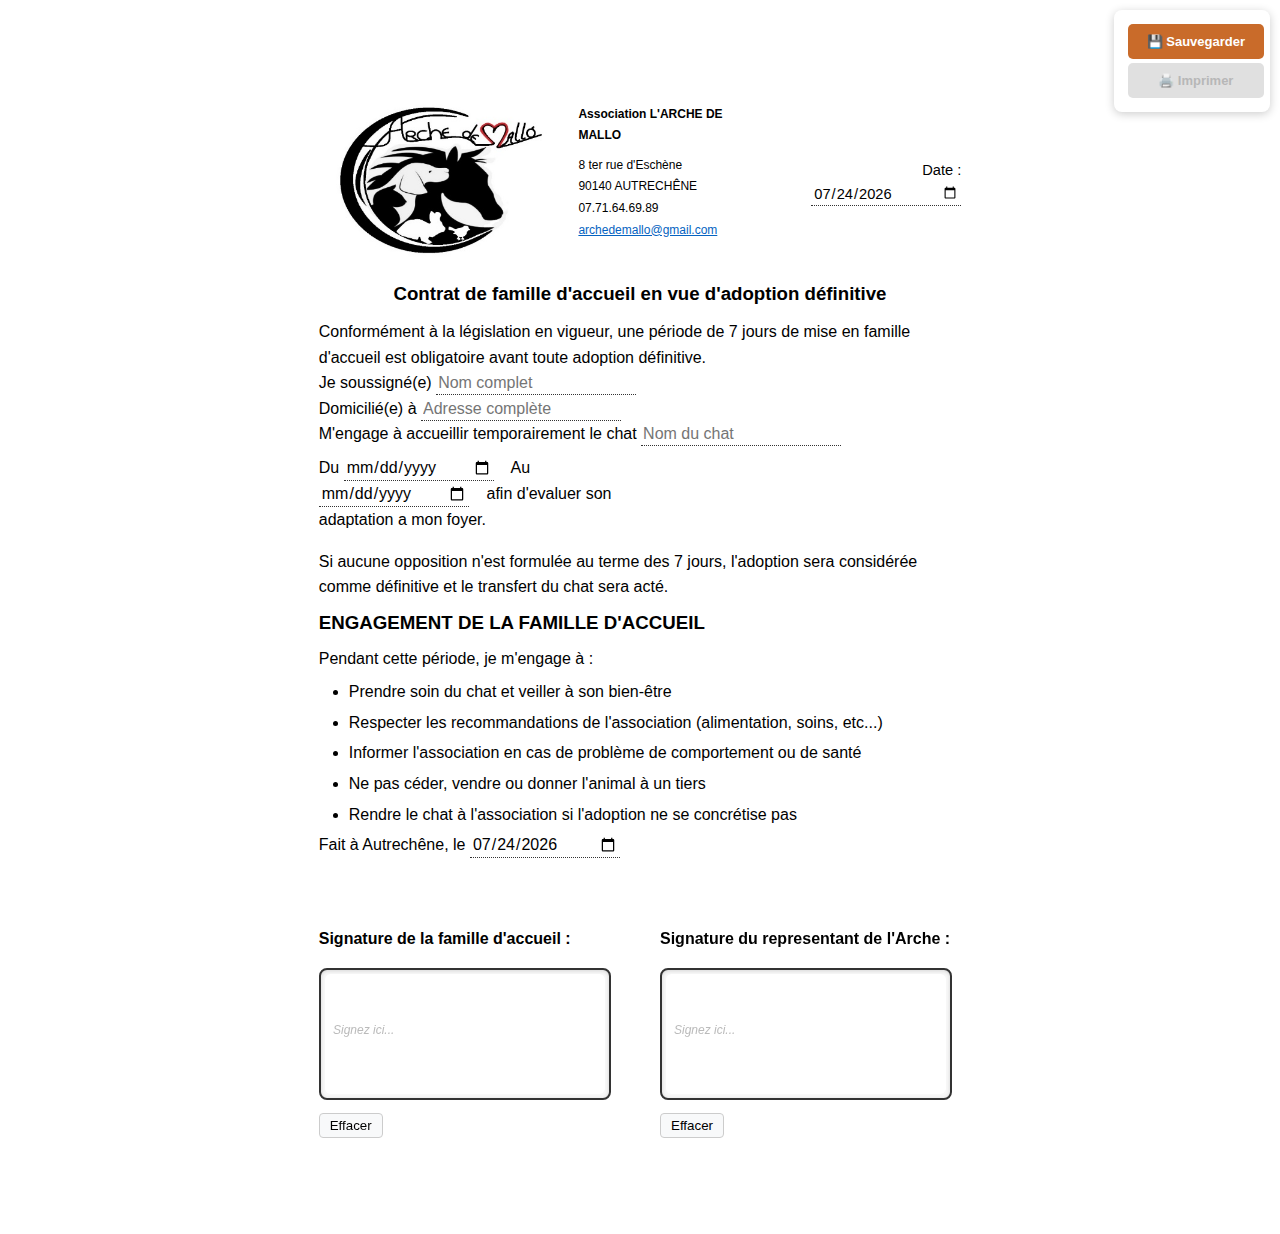
<file: Contrat_famille_accueil_adoption_definitive.html>
<!DOCTYPE html>
<html lang="fr">
<head>
<meta charset="UTF-8">
<meta name="viewport" content="width=device-width, initial-scale=1.0">
<title>Contrat famille d'accueil en vue d'adoption définitive - L'Arche de Mallo</title>
<link rel="stylesheet" href="formulaires-arche-mallo.css">
</head>
<body data-form-id="Famille_Accueil_Adoption">

<div class="buttons">
    <button class="btn btn-save"  onclick="saveForm()">💾 Sauvegarder</button>
    <button class="btn btn-print btn-print-disabled" onclick="printForm()" disabled>🖨️ Imprimer</button>
    </div>


<div class="page-container">
<div class="content">

<!-- En-tête -->
<div class="header-adoption">
    <div>
        <div class="logo-box"></div>
        <div class="header-info mt-20">
            <p class="bold">Association L'ARCHE DE MALLO</p>
            <p>
                8 ter rue d'Eschène<br>
                90140 AUTRECHÊNE<br>
                07.71.64.69.89<br>
                <a href="mailto:archedemallo@gmail.com" class="blue">archedemallo@gmail.com</a>
            </p>
        </div>
    </div>
    <div class="header-adoption-right">
        Date : <input type="date" class="editable editable-date" id="dateAdoption">
    </div>
</div>

    <h2>Contrat de famille d'accueil en vue d'adoption définitive</h2>

    <div>
        Conformément à la législation en vigueur, une période de 7 jours de mise en famille d'accueil
        est obligatoire avant toute adoption définitive.
    </div>

    <div>
        <label>Je soussigné(e)</label>
        <input type="text" id="nom" class="editable editable-medium" placeholder="Nom complet">
    </div>

    <div>
        <label>Domicilié(e) à</label>
        <input type="text" id="adresse" class="editable editable-medium" placeholder="Adresse complète">
    </div>

    <div>
        <label>M'engage à accueillir temporairement le chat</label>
        <input type="text" id="chat" class="editable editable-medium" placeholder="Nom du chat">
    </div>

    <div class="row">
        <p>
    Du <input type="date" class="editable editable-date" id="date_debut">
    &nbsp;&nbsp;
    Au <input type="date" class="editable editable-date" id="date_fin">
    &nbsp;&nbsp;
    afin d'evaluer son adaptation a mon foyer.
		</p>
	</div>
	
    <p>Si aucune opposition n'est formulée au terme des 7 jours, l'adoption sera considérée
    comme définitive et le transfert du chat sera acté.</p>

    <div>
        <h3>ENGAGEMENT DE LA FAMILLE D'ACCUEIL</h3>
        <p>Pendant cette période, je m'engage à :</p>
        <ul>
            <li>Prendre soin du chat et veiller à son bien-être</li>
            <li>Respecter les recommandations de l'association (alimentation, soins, etc...)</li>
            <li>Informer l'association en cas de problème de comportement ou de santé</li>
            <li>Ne pas céder, vendre ou donner l'animal à un tiers</li>
            <li>Rendre le chat à l'association si l'adoption ne se concrétise pas</li>
        </ul>
    </div>

    <div>
        <label>Fait à Autrechêne, le</label>
        <input type="date" id="date_signature" class="editable editable-date">
    </div>
<!-- Signature -->
<div class="signature-section grid">
<div class="signature-box">
    <p class="bold">Signature de la famille d'accueil :</p>
    <div id="sig1"></div>
</div>
<div class="signature-box">
    <p class="bold">Signature du representant de l'Arche :</p>
    <div id="sig2"></div>

</div><!-- /content -->
</div><!-- /page-container -->


<script src="formulaires-arche-mallo.js"></script>
<script>
creerSignature('sig1');
creerSignature('sig2');
</script>

</body>
</html>
</file>
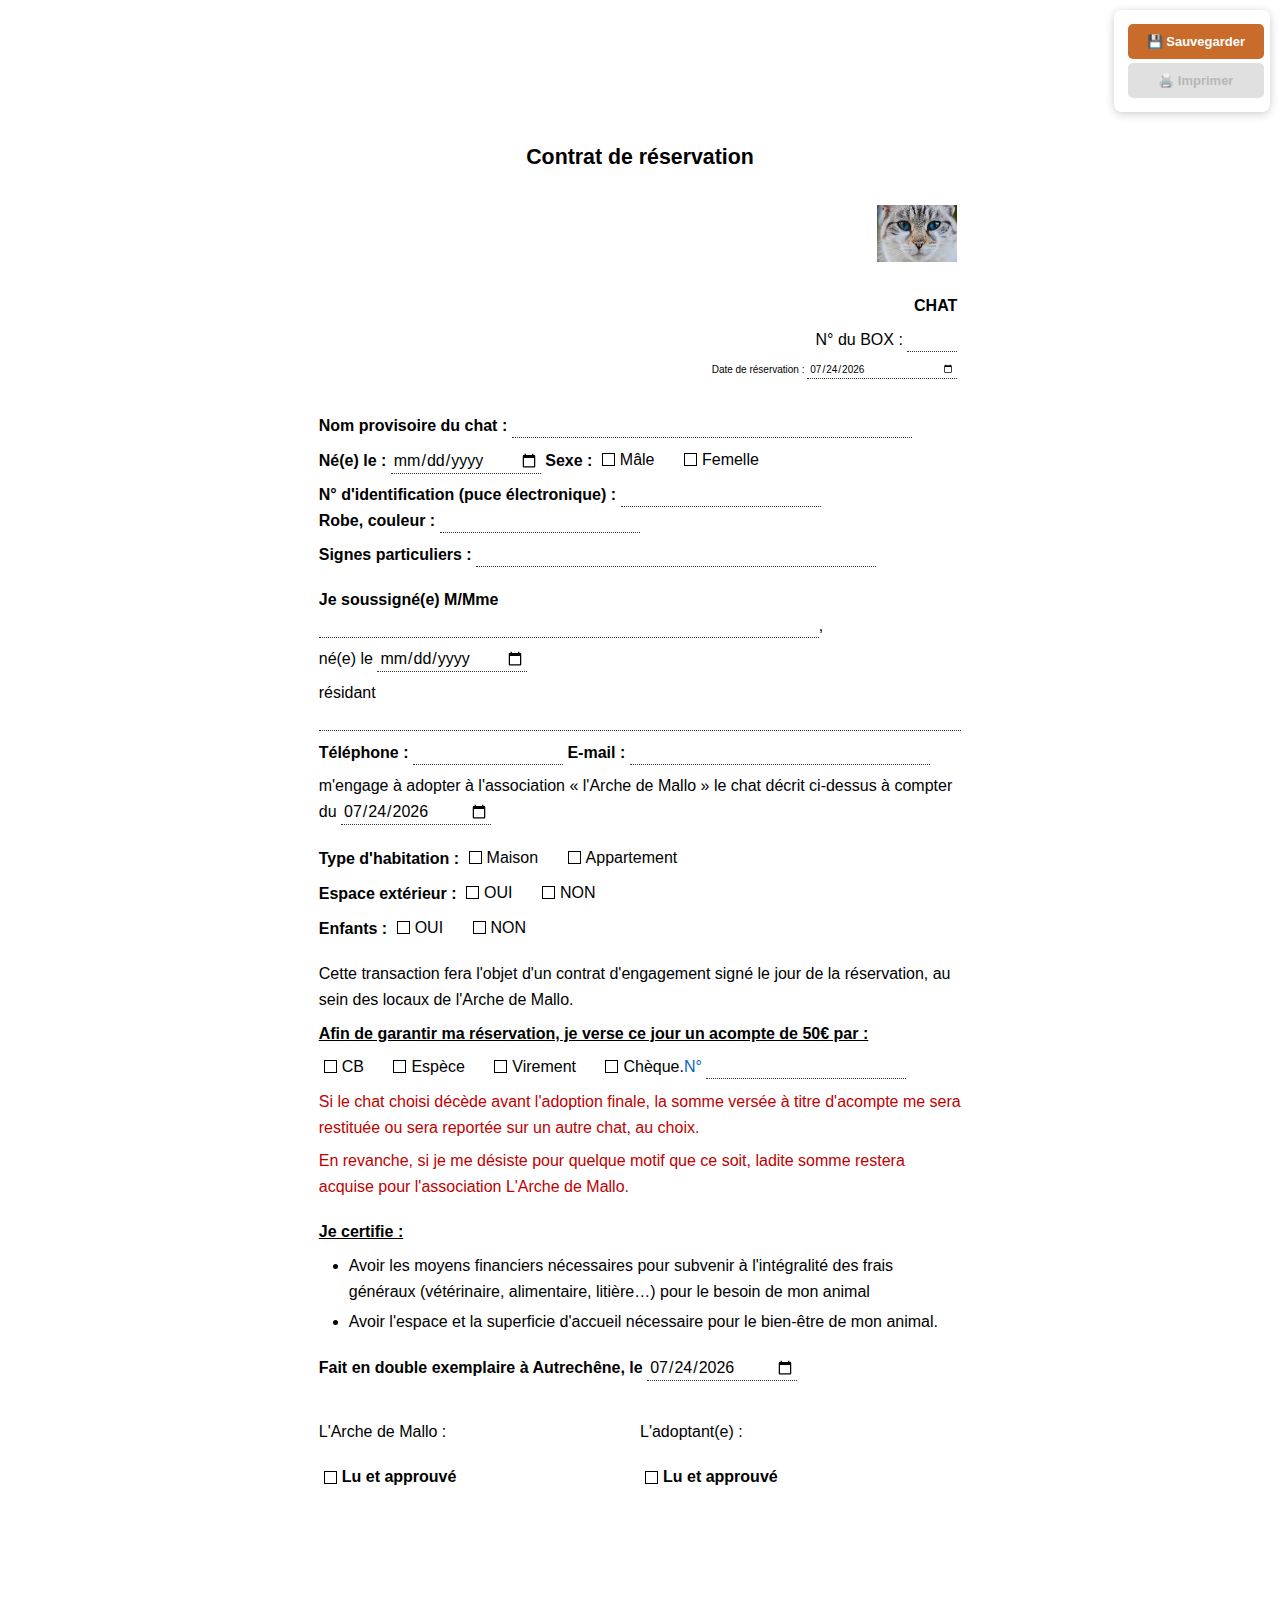
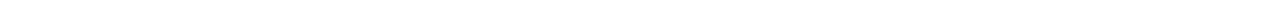
<file: Contrat_reservation_chat.html>
<!DOCTYPE html>
<html lang="fr">
<head>
<meta charset="UTF-8">
<meta name="viewport" content="width=device-width, initial-scale=1.0">
<title>Contrat de réservation - L'Arche de Mallo</title>
<link rel="stylesheet" href="formulaires-arche-mallo.css">
</head>
<body data-form-id="Contrat_reservation_chat">


<!-- Boutons flottants -->
<div class="buttons">
    <button class="btn btn-save"  onclick="saveForm()">💾 Sauvegarder</button>
    <button class="btn btn-print btn-print-disabled" onclick="printForm()" disabled>🖨️ Imprimer</button>
</div>

<div class="page-container">
<div class="content">

    <div id="entete"></div>

<table class="header-table">
    <tr>
        <td class="col-center">
           <!-- Titre centré -->
<div class="title">Contrat de réservation</div>

<!-- Bloc chat aligné à droite -->
<div style="text-align:right; margin-bottom:10px;">
    <img src="chat.png" style="width:80px;height:80px;object-fit:contain;display:inline-block;margin-bottom:4px;">
    <p class="bold" style="text-align:right;">CHAT</p>
    <p style="text-align:right;">N° du BOX : <input type="text" class="editable editable-box" id="numeroBox"></p>
    <p style="text-align:right;" class="small">Date de réservation :
        <input type="date" class="editable editable-date" id="dateReservation">
    </p>
</div>
        </td>
    </tr>
</table>

    <!-- Informations du chat -->
<div class="section">
    <p>
        <span class="bold">Nom provisoire du chat :</span>
        <input type="text" class="editable editable-long" id="nomChat" data-required="true" data-label="Nom du chat">
    </p>
    <p>
        <span class="bold">Né(e) le :</span>
        <input type="date" class="editable editable-date" id="dateNaissance">
        
        <span class="bold">Sexe :</span>
        <span class="clickable-row" onclick="toggleCheck(this, 'sexe_chat')" id="bloc_sexe_chat">
            <span class="checkbox" data-group="sexe_chat"></span> Mâle
        </span>
        <span class="clickable-row" onclick="toggleCheck(this, 'sexe_chat')">
            <span class="checkbox" data-group="sexe_chat"></span> Femelle
        </span>
    </p>
    <p>
        <span class="bold">N° d'identification (puce électronique) :</span>
        <input type="text" class="editable editable-medium" id="identification" data-required="true" data-label="N° identification">
        <br><span class="bold">Robe, couleur :</span>
        <input type="text" class="editable editable-medium" id="couleur" data-required="true" data-label="Couleur du chat">
    </p>
    <p>
        <span class="bold">Signes particuliers :</span>
        <input type="text" class="editable editable-long" id="signesParticuliers">
    </p>
</div>

<!-- Identité de l'adoptant -->
<div class="section">
    <p>
        <span class="bold">Je soussigné(e) M/Mme</span>
        <input type="text" class="editable editable-long" style="width:500px;" id="nomComplet" data-required="true" data-label="Nom et prénom adoptant">,
    </p>
    <p>
        né(e) le <input type="date" class="editable editable-date" id="dateNaissancePersonne" data-required="true" data-label="Date de naissance adoptant">
    </p>
    <p>
        résidant <input type="text" class="editable" style="width:100%;" id="adresse" data-required="true" data-label="Adresse adoptant">
    </p>
    <p>
        <span class="bold">Téléphone :</span>
        <input type="tel" class="editable editable-tel" id="telephone" data-required="true" data-label="Téléphone" oninput="this.value=this.value.replace(/[^0-9]/g,'')">
        
        <span class="bold">E-mail :</span>
        <input type="email" class="editable editable-email" id="email" data-required="true" data-label="Email">
    </p>
    <p>
        m'engage à adopter à l'association « l'Arche de Mallo » le chat décrit ci-dessus
        à compter du <input type="date" class="editable editable-date" id="dateAdoption">
    </p>
</div>

    <!-- Logement -->
    <div class="section">
        <p>
    <span class="bold">Type d'habitation :</span>
    <span id="bloc_habitation">
        <span class="clickable-row" onclick="toggleCheck(this, 'habitation')">
            <span class="checkbox" data-group="habitation"></span> Maison
        </span>
        <span class="clickable-row" onclick="toggleCheck(this, 'habitation')">
            <span class="checkbox" data-group="habitation"></span> Appartement
        </span>
    </span>
</p>
<p>
    <span class="bold">Espace extérieur :</span>
    <span id="bloc_exterieur">
        <span class="clickable-row" onclick="toggleCheck(this, 'exterieur')">
            <span class="checkbox" data-group="exterieur"></span> OUI
        </span>
        <span class="clickable-row" onclick="toggleCheck(this, 'exterieur')">
            <span class="checkbox" data-group="exterieur"></span> NON
        </span>
    </span>
</p>
<p>
    <span class="bold">Enfants :</span>
    <span id="bloc_enfants">
        <span class="clickable-row" onclick="toggleCheck(this, 'enfants')">
            <span class="checkbox" data-group="enfants"></span> OUI
        </span>
        <span class="clickable-row" onclick="toggleCheck(this, 'enfants')">
            <span class="checkbox" data-group="enfants"></span> NON
        </span>
    </span>
</p>
    </div>

    <!-- Engagement & Acompte -->
    <div class="section">
        <p>
            Cette transaction fera l'objet d'un contrat d'engagement signé le jour de la réservation,
            au sein des locaux de l'Arche de Mallo.
        </p>

        <!-- Paiement acompte : MULTI-SÉLECTION (pas de data-group → plusieurs cases cochables) -->
        <p class="bold underline">Afin de garantir ma réservation, je verse ce jour un acompte de 50€ par :</p>
        <p>
            <span class="clickable-row" onclick="toggleCheckMulti(this)">
    <span class="checkbox" id="pay_cb"></span> CB
</span>
<span class="clickable-row" onclick="toggleCheckMulti(this)">
    <span class="checkbox" id="pay_espece"></span> Espèce
</span>
<span class="clickable-row" onclick="toggleCheckMulti(this)">
    <span class="checkbox" id="pay_virement"></span> Virement
</span>
<span class="clickable-row" onclick="toggleCheckMulti(this)">
    <span class="checkbox" id="pay_cheque_resa"></span> Chèque.
    <span class="blue">N° <input type="text" class="editable editable-medium" id="numeroPaiement" oninput="this.value=this.value.replace(/[^0-9]/g,'')"></span>
</span>
        </p>

        <p class="red">
            Si le chat choisi décède avant l'adoption finale, la somme versée à titre d'acompte me sera
            restituée ou sera reportée sur un autre chat, au choix.
        </p>
        <p class="red">
            En revanche, si je me désiste pour quelque motif que ce soit, ladite somme restera acquise
            pour l'association L'Arche de Mallo.
        </p>
    </div>

    <!-- Certifications -->
    <div class="section">
        <p class="bold underline">Je certifie :</p>
        <ul>
            <li>Avoir les moyens financiers nécessaires pour subvenir à l'intégralité des frais généraux
                (vétérinaire, alimentaire, litière…) pour le besoin de mon animal</li>
            <li>Avoir l'espace et la superficie d'accueil nécessaire pour le bien-être de mon animal.</li>
        </ul>
    </div>

    <!-- Signatures -->
    <div class="section">
        <p class="bold">Fait en double exemplaire à Autrechêne, le
            <input type="date" class="editable editable-date" id="dateFait">
        </p>

        <table class="signature-table">
            <tr>
                <td>
    <p>L'Arche de Mallo :</p>
    <p class="mt-20">
        <span class="clickable-row" onclick="toggleCheck(this)" id="luApprouve1_resa">
            <span class="checkbox"></span>
            <span class="bold"> Lu et approuvé</span>
        </span>
    </p>
    <div id="sig1"></div>
    <div id="sig1-print" style="display:none;">[[SIGNATURE_IMAGE]]</div>
</td>
<td>
    <p>L'adoptant(e) :</p>
    <p class="mt-20">
        <span class="clickable-row" onclick="toggleCheck(this)" id="luApprouve2_resa">
            <span class="checkbox"></span>
            <span class="bold"> Lu et approuvé</span>
        </span>
    </p>
    <div id="sig2"></div>
    <div id="sig2-print" style="display:none;">[[SIGNATURE_IMAGE]]</div>
</td>
            </tr>
        </table>
    </div>

</div><!-- /content -->
</div><!-- /page-container -->

<script src="formulaires-arche-mallo.js"></script>
<script>
    creerEntete({ dateId: 'dateReservation', dateLabel: 'Date réservation :' });
    creerSignature('sig1');
    creerSignature('sig2');

    var today = new Date().toISOString().split('T')[0];
    ['dateReservation', 'dateFait'].forEach(function(id) {
        var el = document.getElementById(id);
        if (el && !el.value) el.value = today;
    });

function toggleCheckMulti(element) {
    var box = element.querySelector('.checkbox');
    if (box) box.classList.toggle('checked');
}
	
    // dateAdoption et dateNaissance restent vides
    ['dateAdoption', 'dateNaissance', 'dateNaissancePersonne'].forEach(function(id) {
        var el = document.getElementById(id);
        if (el) el.value = '';
    });

    // Validation spécifique à ce formulaire
validateRequiredFields = function() {
    var missing = [];

        // Champs data-required standard
        document.querySelectorAll('[data-required="true"]').forEach(function(el) {
            var label = el.getAttribute('data-label') || el.id;
            if (el.tagName === 'INPUT' || el.tagName === 'TEXTAREA') {
                if (!el.value || el.value.trim() === '') {
                    missing.push(label);
                    el.style.borderBottom = '2px solid red';
                } else {
                    el.style.borderBottom = '';
                }
            }
        });

        // Email format
        var elEmail = document.getElementById('email');
        if (elEmail && elEmail.value.trim()) {
            var valid = /^[^\s@]+@[^\s@]+\.[^\s@]+$/.test(elEmail.value.trim());
            if (!valid) {
                missing.push('Email invalide');
                elEmail.style.borderBottom = '2px solid red';
            }
        }

        // Cases à cocher obligatoires
        var groupesObligatoires = [
            { group: 'sexe_chat',  bloc: 'bloc_sexe_chat',  label: 'Sexe du chat' },
            { group: 'habitation', bloc: 'bloc_habitation',  label: 'Type d\'habitation' },
            { group: 'exterieur',  bloc: 'bloc_exterieur',   label: 'Espace extérieur' },
            { group: 'enfants',    bloc: 'bloc_enfants',      label: 'Enfants' }
        ];
        groupesObligatoires.forEach(function(item) {
            var checked = document.querySelector('.checkbox[data-group="' + item.group + '"].checked');
            if (!checked) {
                missing.push(item.label);
                document.querySelectorAll('.checkbox[data-group="' + item.group + '"]').forEach(function(cb) {
                    cb.style.outline = '2px solid red';
                    cb.style.outlineOffset = '1px';
                });
            } else {
                document.querySelectorAll('.checkbox[data-group="' + item.group + '"]').forEach(function(cb) {
                    cb.style.outline = '';
                });
            }
        });

        // Signatures obligatoires
        ['sig1', 'sig2'].forEach(function(sigId) {
            var container = document.getElementById(sigId);
            if (container && !container._signed) {
                var labels = { sig1: 'Signature Arche de Mallo', sig2: 'Signature de l\'adoptant' };
                missing.push(labels[sigId]);
            }
        });

// Paiement : au moins un mode obligatoire
        var payIds = ['pay_cb', 'pay_espece', 'pay_virement', 'pay_cheque_resa'];
        var paiementCoche = payIds.some(function(id) {
            var el = document.getElementById(id);
            return el && el.classList.contains('checked');
        });
        if (!paiementCoche) {
            missing.push('Mode de règlement (au moins un à cocher)');
            payIds.forEach(function(id) {
                var el = document.getElementById(id);
                if (el) { el.style.outline = '2px solid red'; el.style.outlineOffset = '1px'; }
            });
        } else {
            payIds.forEach(function(id) {
                var el = document.getElementById(id);
                if (el) el.style.outline = '';
            });
        }
        // N° chèque obligatoire si chèque coché
        var payCheque = document.getElementById('pay_cheque_resa');
        if (payCheque && payCheque.classList.contains('checked')) {
            var numCheque = document.getElementById('numeroPaiement');
            if (!numCheque || !numCheque.value.trim()) {
                missing.push('Numéro de chèque');
                if (numCheque) numCheque.style.borderBottom = '2px solid red';
            }
        }
		
// Lu et approuvé obligatoires
        ['luApprouve1_resa', 'luApprouve2_resa'].forEach(function(id) {
            var el = document.getElementById(id);
            if (el) {
                var cb = el.querySelector('.checkbox');
                if (!cb.classList.contains('checked')) {
                    var labels = { luApprouve1_resa: 'Lu et approuvé (Arche de Mallo)', luApprouve2_resa: 'Lu et approuvé (Adoptant)' };
                    missing.push(labels[id]);
                    cb.style.outline = '2px solid red';
                    cb.style.outlineOffset = '1px';
                } else {
                    cb.style.outline = '';
                }
            }
        });

        return missing;
    };
</script>
	
</body>
</html>
</file>
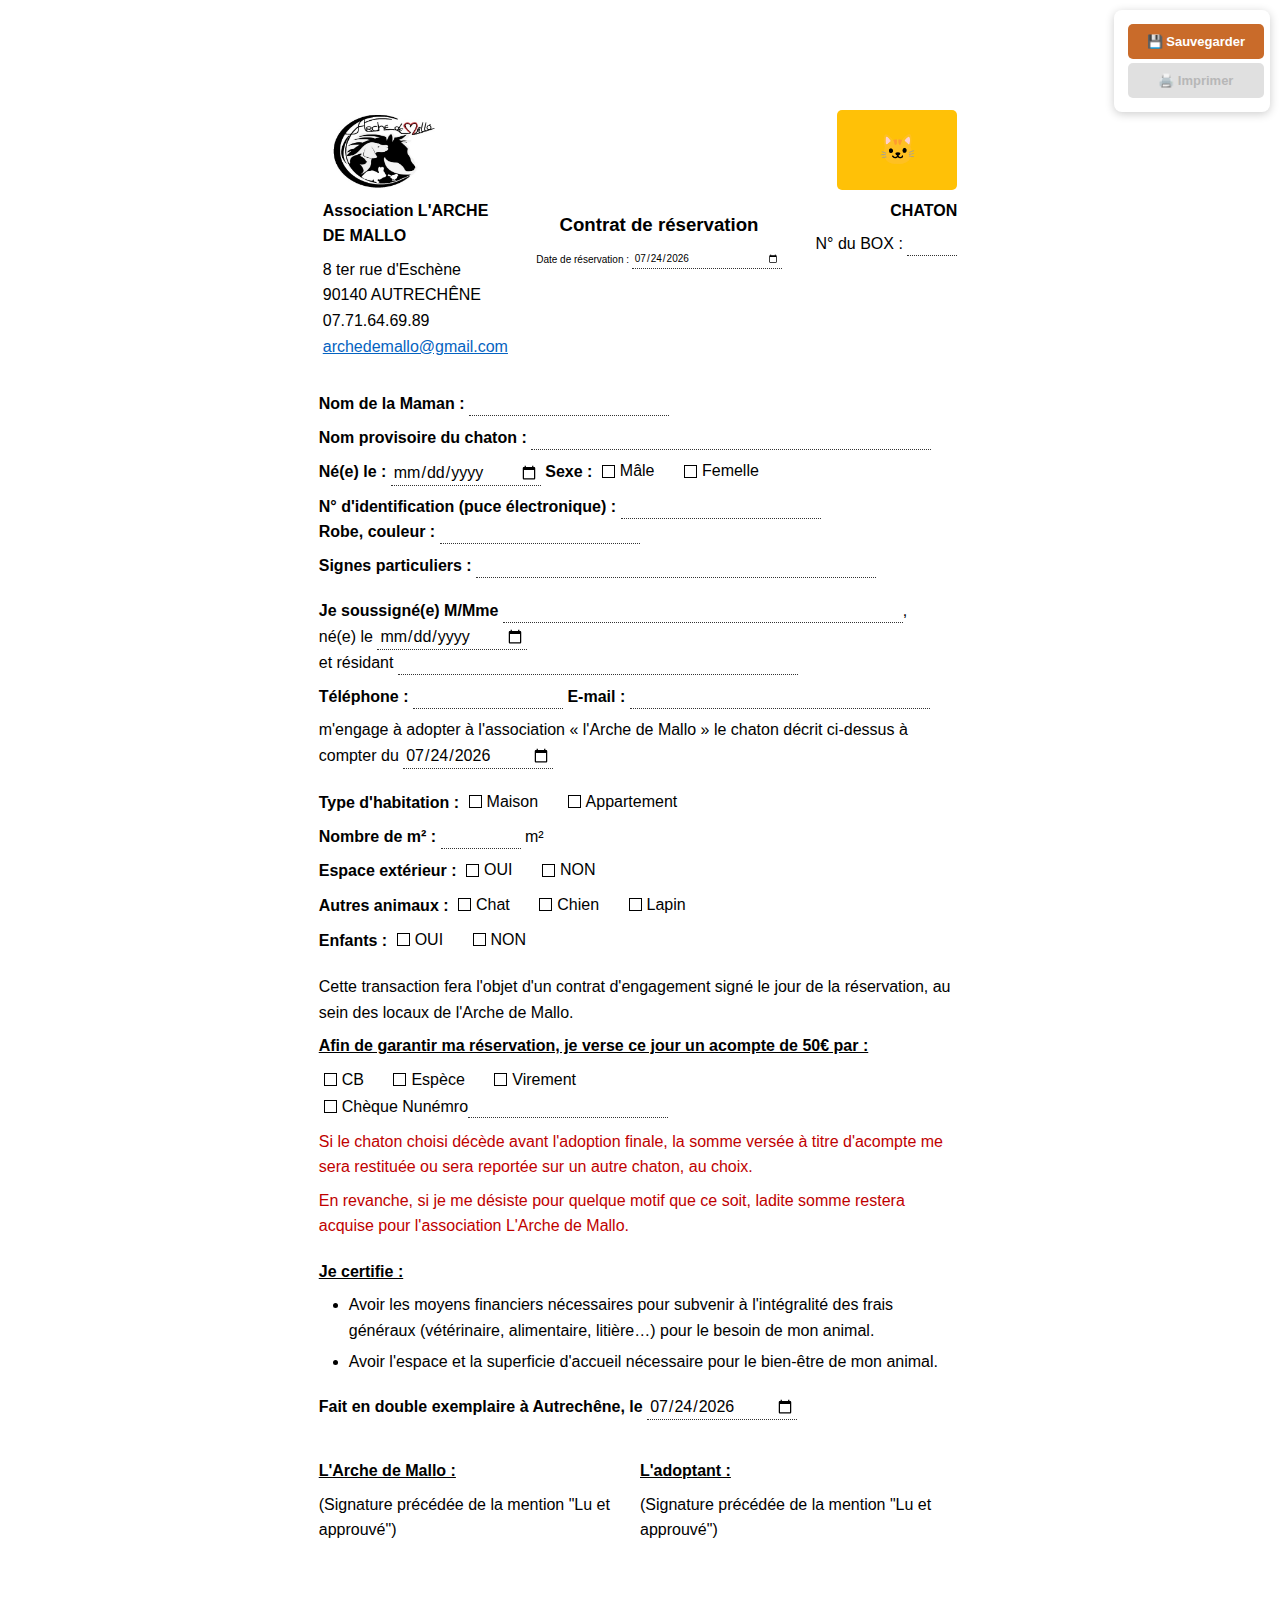
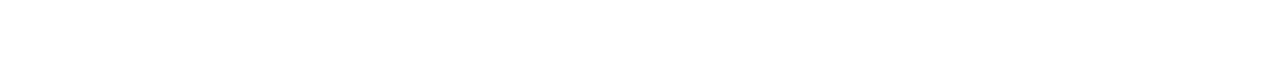
<file: Contrat_reservation_chaton.html>
<!DOCTYPE html>
<html lang="fr">
<head>
<meta charset="UTF-8">
<meta name="viewport" content="width=device-width, initial-scale=1.0">
<title>Contrat de réservation Chaton - L'Arche de Mallo</title>
<link rel="stylesheet" href="formulaires-arche-mallo.css">
</head>
<body data-form-id="Reservation_Chaton">

<div class="buttons">
    <button class="btn btn-save"  onclick="saveForm()">💾 Sauvegarder</button>
    <button class="btn btn-print btn-print-disabled" onclick="printForm()" disabled>🖨️ Imprimer</button>
</div>

<div class="page-container">
<div class="content">

    <table class="header-table">
        <tr>
            <td class="col-left">
                <div class="logo-box"></div>
                <p class="bold">Association L'ARCHE DE MALLO</p>
                <p>
                    8 ter rue d'Eschène<br>
                    90140 AUTRECHÊNE<br>
                    07.71.64.69.89<br>
                    <a href="mailto:archedemallo@gmail.com" class="blue">archedemallo@gmail.com</a>
                </p>
            </td>
            <td class="col-center">
                <h2>Contrat de réservation</h2>
                <p class="small">Date de réservation :
                    <input type="date" class="editable editable-date" id="dateReservation">
                </p>
            </td>
            <td class="col-right">
                <div class="logo-cat">🐱</div>
                <p class="bold">CHATON</p>
                <p>N° du BOX : <input type="text" class="editable editable-box" id="numeroBox"></p>
            </td>
        </tr>
    </table>

    <!-- Informations du chaton -->
    <div class="section">
        <p><span class="bold">Nom de la Maman :</span>
            <input type="text" class="editable editable-medium" id="nomMaman">
        </p>
        <p><span class="bold">Nom provisoire du chaton :</span>
            <input type="text" class="editable editable-long" id="nomChat">
        </p>
        <p>
            <span class="bold">Né(e) le :</span>
            <input type="date" class="editable editable-date" id="dateNaissance">
            
            <span class="bold">Sexe :</span>
			
			
		

    <span class="clickable-row" onclick="toggleCheck(this, 'exterieur')">
        <span class="checkbox" data-group="exterieur"></span> Mâle
    </span>
    <span class="clickable-row" onclick="toggleCheck(this, 'exterieur')">
        <span class="checkbox" data-group="exterieur"></span> Femelle
    </span>

        </p>
        <p>
            <span class="bold">N° d'identification (puce électronique) :</span>
            <input type="text" class="editable editable-medium" id="identification">
            <br>
            <span class="bold">Robe, couleur :</span>
            <input type="text" class="editable editable-medium" id="couleur">
        </p>
        <p><span class="bold">Signes particuliers :</span>
            <input type="text" class="editable editable-long" id="signesParticuliers">
        </p>
    </div>

    <!-- Identité adoptant -->
    <div class="section">
        <p>
            <span class="bold">Je soussigné(e) M/Mme</span>
            <input type="text" class="editable editable-long" id="nomComplet">,
            <br>né(e) le <input type="date" class="editable editable-date" id="dateNaissancePersonne">
            <br>et résidant <input type="text" class="editable editable-long" id="adresse">
        </p>
        <p>
            <span class="bold">Téléphone :</span>
            <input type="tel" class="editable editable-tel" id="telephone">
            
            <span class="bold">E-mail :</span>
            <input type="email" class="editable editable-email" id="email">
        </p>
        <p>
            m'engage à adopter à l'association « l'Arche de Mallo » le chaton décrit ci-dessus
            à compter du <input type="date" class="editable editable-date" id="dateAdoption">
        </p>
    </div>

    <!-- Logement -->
    <div class="section">
        <p>
            <span class="bold">Type d'habitation :</span>
            <span class="clickable-row" onclick="toggleCheck(this, 'habitation')">
                <span class="checkbox" data-group="habitation"></span> Maison
            </span>
            <span class="clickable-row" onclick="toggleCheck(this, 'habitation')">
                <span class="checkbox" data-group="habitation"></span> Appartement
            </span>
        </p>
        <p><span class="bold">Nombre de m² :</span>
            <input type="number" class="editable editable-num" id="superficie"> m²
        </p>
        <p>
            <span class="bold">Espace extérieur :</span>
            <span class="clickable-row" onclick="toggleCheck(this, 'exterieur')">
                <span class="checkbox" data-group="exterieur"></span> OUI
            </span>
            <span class="clickable-row" onclick="toggleCheck(this, 'exterieur')">
                <span class="checkbox" data-group="exterieur"></span> NON
            </span>
        </p>
        <p>
            <span class="bold">Autres animaux :</span>
            <span class="clickable-row" onclick="toggleCheck(this, 'animaux')">
                <span class="checkbox" data-group="animaux"></span> Chat
            </span>
            <span class="clickable-row" onclick="toggleCheck(this, 'animaux')">
                <span class="checkbox" data-group="animaux"></span> Chien
            </span>
            <span class="clickable-row" onclick="toggleCheck(this, 'animaux')">
                <span class="checkbox" data-group="animaux"></span> Lapin
            </span>
        </p>
        <p>
            <span class="bold">Enfants :</span>
            <span class="clickable-row" onclick="toggleCheck(this, 'enfants')">
                <span class="checkbox" data-group="enfants"></span> OUI
            </span>
            <span class="clickable-row" onclick="toggleCheck(this, 'enfants')">
                <span class="checkbox" data-group="enfants"></span> NON
            </span>
        </p>
    </div>

    <!-- Engagement & Acompte -->
    <div class="section">
        <p>Cette transaction fera l'objet d'un contrat d'engagement signé le jour de la réservation,
        au sein des locaux de l'Arche de Mallo.</p>

        <!-- Paiement acompte : MULTI-SÉLECTION -->
        <p class="bold underline">Afin de garantir ma réservation, je verse ce jour un acompte de 50€ par :</p>
        <p>
            <span class="clickable-row" onclick="toggleCheck(this)">
                <span class="checkbox"></span> CB
            </span>
            <span class="clickable-row" onclick="toggleCheck(this)">
                <span class="checkbox"></span> Espèce
            </span>
            <span class="clickable-row" onclick="toggleCheck(this)">
                <span class="checkbox"></span> Virement
            </span>
            <span class="clickable-row" onclick="toggleCheck(this)">
                <span class="checkbox"></span> Chèque Nunémro <input type="text" class="editable editable-medium" id="numeroPaiement"></span>
            </span>
        </p>

        <p class="red">Si le chaton choisi décède avant l'adoption finale, la somme versée à titre d'acompte me sera
        restituée ou sera reportée sur un autre chaton, au choix.</p>
        <p class="red">En revanche, si je me désiste pour quelque motif que ce soit, ladite somme restera acquise
        pour l'association L'Arche de Mallo.</p>
    </div>

    <!-- Certifications -->
    <div class="section">
        <p class="bold underline">Je certifie :</p>
        <ul>
            <li>Avoir les moyens financiers nécessaires pour subvenir à l'intégralité des frais généraux
            (vétérinaire, alimentaire, litière…) pour le besoin de mon animal.</li>
            <li>Avoir l'espace et la superficie d'accueil nécessaire pour le bien-être de mon animal.</li>
        </ul>
    </div>

    <!-- Signatures -->
    <div class="section">
        <p class="bold">Fait en double exemplaire à Autrechêne, le
            <input type="date" class="editable editable-date" id="dateFait">
        </p>
        <table class="signature-table">
            <tr>
                <td>
                    <p class="underline bold">L'Arche de Mallo :</p>
                    <p>(Signature précédée de la mention "Lu et approuvé")</p>
                                    </td>
                <td>
                    <p class="underline bold">L'adoptant :</p>
                    <p>(Signature précédée de la mention "Lu et approuvé")</p>
                                    </td>
            </tr>
        </table>
    </div>

</div><!-- /content -->
</div><!-- /page-container -->

<script src="formulaires-arche-mallo.js"></script>
</body>
</html>
</file>
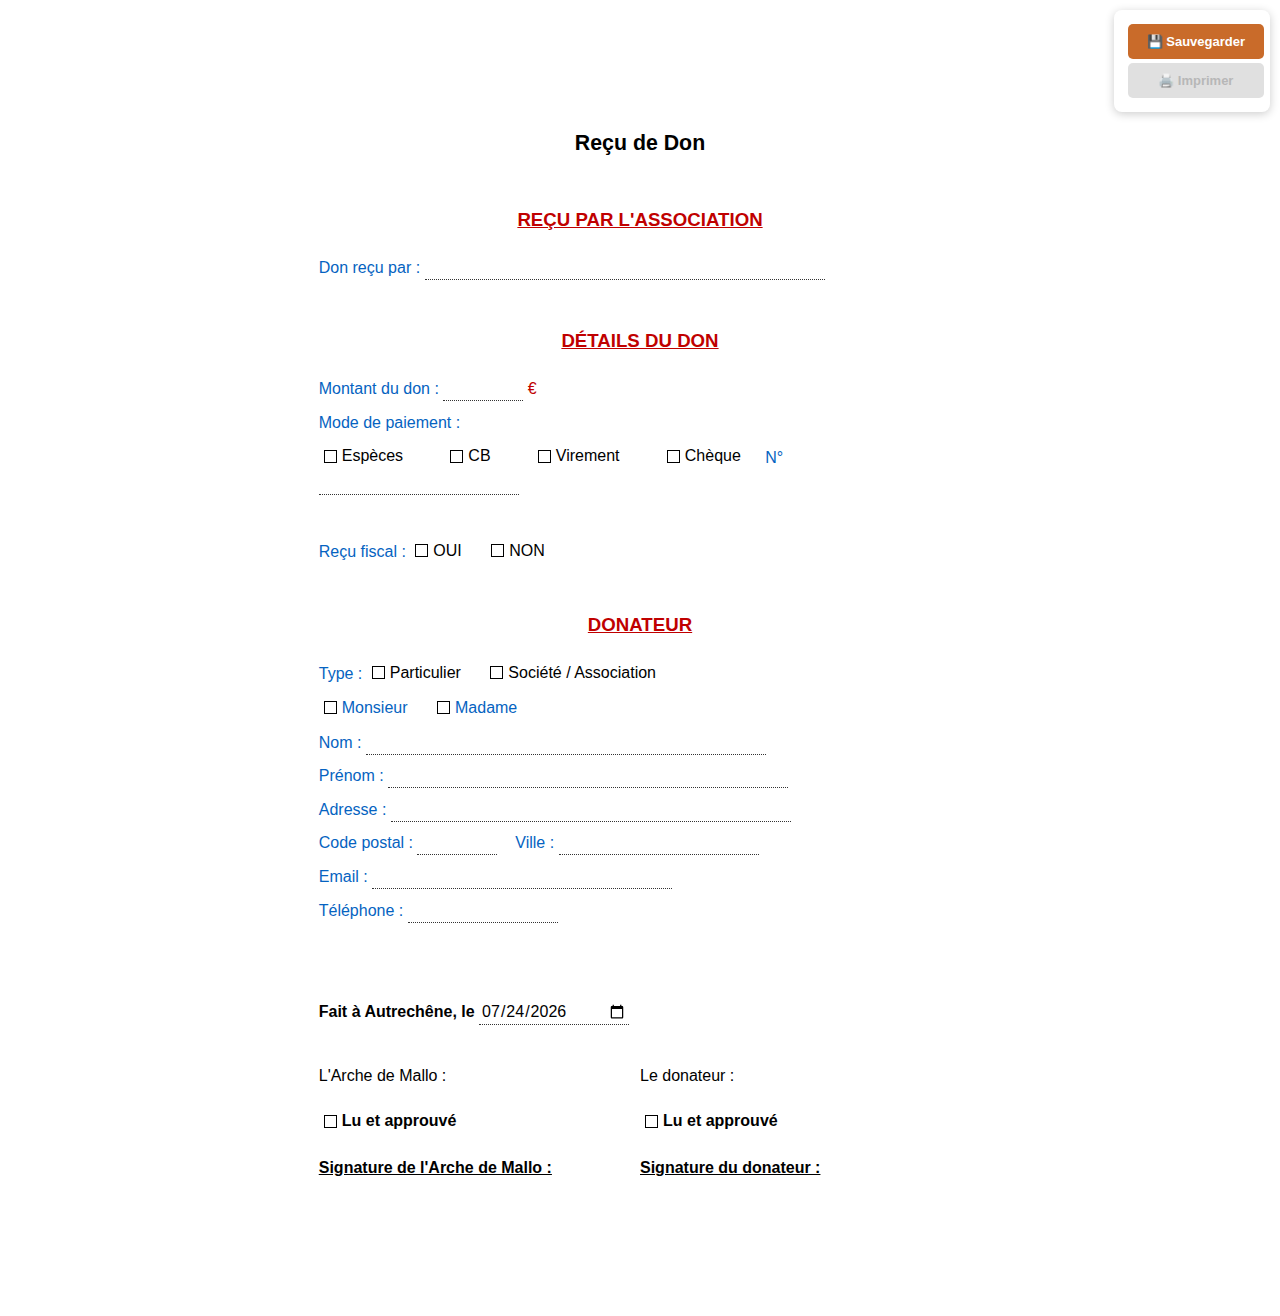
<file: Dons.html>
<!DOCTYPE html>
<html lang="fr">
<head>
<meta charset="UTF-8">
<meta name="viewport" content="width=device-width, initial-scale=1.0">
<title>Dons</title>
<link rel="stylesheet" href="formulaires-arche-mallo.css">
</head>
<body data-form-id="Dons">

<div class="buttons">
    <button class="btn btn-save"  onclick="saveForm()">💾 Sauvegarder</button>
    <button class="btn btn-print btn-print-disabled" onclick="printForm()" disabled>🖨️ Imprimer</button>
</div>

<div class="page-container">
<div class="content">

<!-- En-tête -->
<div id="entete"></div>

<div class="title">Reçu de Don</div>

<br>

<!-- Reçu par -->
<div><strong><span class="highlight-red">REÇU PAR L'ASSOCIATION</span></strong></div>
<div class="section">
    <p>
        <span class="blue">Don reçu par :</span>
        <input type="text" class="editable editable-long" id="recuPar" data-required="true" data-label="Reçu par" oninput="this.value=this.value.toUpperCase()">
    </p>
</div>

<br>

<!-- Détails du don -->
<div><strong><span class="highlight-red">DÉTAILS DU DON</span></strong></div>
<div class="section">

    <p>
        <span class="blue">Montant du don :</span>
        <input type="number" class="editable editable-num" id="montantDon" data-required="true" data-label="Montant du don (€)">
        <span class="red"> €</span>
    </p>

    <p><span class="blue">Mode de paiement :</span></p>
    <p>
        <span class="clickable-row" onclick="toggleCheckMulti(this)">
            <span class="checkbox" id="pay_espece"></span> Espèces
        </span>
        &nbsp;&nbsp;&nbsp;
        <span class="clickable-row" onclick="toggleCheckMulti(this)">
            <span class="checkbox" id="pay_cb"></span> CB
        </span>
        &nbsp;&nbsp;&nbsp;
        <span class="clickable-row" onclick="toggleCheckMulti(this)">
            <span class="checkbox" id="pay_virement"></span> Virement
        </span>
        &nbsp;&nbsp;&nbsp;
        <span class="clickable-row" onclick="toggleCheckMulti(this)">
            <span class="checkbox" id="pay_cheque"></span> Chèque
        </span>
        <span class="blue"> N° <input type="text" class="editable editable-medium" id="numeroCheque" oninput="this.value=this.value.replace(/[^0-9]/g,'')"></span>
    </p>

    <br>

    <p>
        <span class="blue">Reçu fiscal :</span>
        <span class="clickable-row" onclick="toggleCheck(this, 'recuFiscal'); toggleRecuFiscal()">
            <span class="checkbox" data-group="recuFiscal"></span> OUI
        </span>
        <span class="clickable-row" onclick="toggleCheck(this, 'recuFiscal'); toggleRecuFiscal()">
            <span class="checkbox" data-group="recuFiscal"></span> NON
        </span>
    </p>
    <div id="bloc_recu_fiscal" style="display:none;">
        <p>
            <span class="blue">N° du reçu fiscal :</span>
            <input type="text" class="editable editable-medium" id="numeroRecuFiscal" data-label="N° reçu fiscal">
        </p>
        <p class="italic" style="font-size:10pt; color:#555;">
            Le reçu fiscal ouvre droit à une réduction d'impôt de 66% du montant du don
            dans la limite de 20% du revenu imposable (article 200 du CGI).
        </p>
    </div>

</div>

<br>

<!-- Donateur -->
<div><strong><span class="highlight-red">DONATEUR</span></strong></div>
<div class="section">
    <p>
        <span class="blue">Type :</span>
        <span class="clickable-row" onclick="toggleCheck(this, 'typeDonateur'); toggleSociete()">
            <span class="checkbox" data-group="typeDonateur"></span> Particulier
        </span>
        <span class="clickable-row" onclick="toggleCheck(this, 'typeDonateur'); toggleSociete()">
            <span class="checkbox" data-group="typeDonateur"></span> Société / Association
        </span>
    </p>

    <!-- Particulier -->
    <div id="bloc_particulier">
        <p>
            <span class="clickable-row" onclick="toggleCheck(this, 'civilite')">
                <span class="checkbox" data-group="civilite"></span>
                <span class="blue">Monsieur</span>
            </span>
            <span class="clickable-row" onclick="toggleCheck(this, 'civilite')">
                <span class="checkbox" data-group="civilite"></span>
                <span class="blue">Madame</span>
            </span>
        </p>
        <p>
            <span class="blue">Nom :</span>
            <input type="text" class="editable editable-long" id="nom" data-required="true" data-label="Nom" oninput="this.value=this.value.toUpperCase()">
        </p>
        <p>
            <span class="blue">Prénom :</span>
            <input type="text" class="editable editable-long" id="prenom" data-required="true" data-label="Prénom" oninput="this.value=this.value.toUpperCase()">
        </p>
    </div>

    <!-- Société -->
    <div id="bloc_societe" style="display:none;">
        <p>
            <span class="blue">Raison sociale :</span>
            <input type="text" class="editable editable-long" id="raisonSociale" data-label="Raison sociale" oninput="this.value=this.value.toUpperCase()">
        </p>
        <p>
            <span class="blue">Représenté par :</span>
            <input type="text" class="editable editable-long" id="representant" data-label="Représentant">
        </p>
    </div>

    <!-- Adresse : obligatoire seulement si reçu fiscal OUI -->
    <p>
        <span class="blue">Adresse :</span>
        <input type="text" class="editable editable-long" id="adresse" data-label="Adresse">
    </p>
    <p>
        <span class="blue">Code postal :</span>
        <input type="text" class="editable editable-short" id="codePostal" data-label="Code postal">
        &nbsp;&nbsp;
        <span class="blue">Ville :</span>
        <input type="text" class="editable editable-medium" id="ville" data-label="Ville" oninput="this.value=this.value.toUpperCase()">
    </p>
    <p>
        <span class="blue">Email :</span>
        <input type="email" class="editable editable-email" id="email" data-label="Email">
    </p>
    <p>
        <span class="blue">Téléphone :</span>
        <input type="tel" class="editable editable-tel" id="telephone" data-label="Téléphone" oninput="this.value=this.value.replace(/[^0-9]/g,'')">
    </p>
</div>

<br>

<!-- Signatures -->
<div class="section mt-30">
    <p class="bold">Fait à Autrechêne, le <input type="date" class="editable editable-date" id="dateSignature"></p>

    <table class="signature-table">
        <tr>
            <td>
                <p>L'Arche de Mallo :</p>
                <p class="mt-20">
                    <span class="clickable-row" onclick="toggleCheck(this)" id="luApprouve1">
                        <span class="checkbox"></span>
                        <span class="bold"> Lu et approuvé</span>
                    </span>
                </p>
                <div class="section mt-20">
                    <p class="bold underline">Signature de l'Arche de Mallo :</p>
                    <div id="sig1"></div>
                    <div id="sig1-print" style="display:none;">[[SIGNATURE_IMAGE]]</div>
                </div>
            </td>
            <td>
                <p>Le donateur :</p>
                <p class="mt-20">
                    <span class="clickable-row" onclick="toggleCheck(this)" id="luApprouve2">
                        <span class="checkbox"></span>
                        <span class="bold"> Lu et approuvé</span>
                    </span>
                </p>
                <div class="section mt-20">
                    <p class="bold underline">Signature du donateur :</p>
                    <div id="sig2"></div>
                    <div id="sig2-print" style="display:none;">[[SIGNATURE_IMAGE]]</div>
                </div>
            </td>
        </tr>
    </table>
</div>

</div><!-- /content -->
</div><!-- /page-container -->

<script src="formulaires-arche-mallo.js"></script>
<script>
creerEntete({ dateId: 'dateEntete', dateLabel: 'Date :' });
creerSignature('sig1');
creerSignature('sig2');

var today = new Date().toISOString().split('T')[0];
['dateEntete', 'dateFait', 'dateSignature'].forEach(function(id) {
    var el = document.getElementById(id);
    if (el && !el.value) el.value = today;
});

// Afficher/masquer bloc société ou particulier
function toggleSociete() {
    var checked = document.querySelector('.checkbox[data-group="typeDonateur"].checked');
    if (!checked) return;
    var estSociete = checked.parentElement.textContent.trim().indexOf('Soci') >= 0;
    document.getElementById('bloc_societe').style.display    = estSociete ? '' : 'none';
    document.getElementById('bloc_particulier').style.display = estSociete ? 'none' : '';

    var nomEl    = document.getElementById('nom');
    var prenomEl = document.getElementById('prenom');
    var raisonEl = document.getElementById('raisonSociale');

    if (estSociete) {
        if (nomEl)    { nomEl.removeAttribute('data-required');    nomEl.style.borderBottom = ''; }
        if (prenomEl) { prenomEl.removeAttribute('data-required'); prenomEl.style.borderBottom = ''; }
        if (raisonEl) { raisonEl.setAttribute('data-required', 'true'); raisonEl.setAttribute('data-label', 'Raison sociale'); }
    } else {
        if (nomEl)    { nomEl.setAttribute('data-required', 'true');    nomEl.setAttribute('data-label', 'Nom'); }
        if (prenomEl) { prenomEl.setAttribute('data-required', 'true'); prenomEl.setAttribute('data-label', 'Prénom'); }
        if (raisonEl) { raisonEl.removeAttribute('data-required'); raisonEl.style.borderBottom = ''; }
    }
}

// Afficher/masquer reçu fiscal + rendre adresse obligatoire si OUI
function toggleRecuFiscal() {
    var checked = document.querySelector('.checkbox[data-group="recuFiscal"].checked');
    if (!checked) return;
    var estOui = checked.parentElement.textContent.trim().indexOf('OUI') >= 0;

    document.getElementById('bloc_recu_fiscal').style.display = estOui ? '' : 'none';

    var champsOblig = {
        adresse:          'Adresse',
        codePostal:       'Code postal',
        ville:            'Ville',
        email:            'Email',
        numeroRecuFiscal: 'N° reçu fiscal'
    };
    Object.keys(champsOblig).forEach(function(id) {
        var el = document.getElementById(id);
        if (!el) return;
        if (estOui) {
            el.setAttribute('data-required', 'true');
            el.setAttribute('data-label', champsOblig[id]);
        } else {
            el.removeAttribute('data-required');
            el.style.borderBottom = '';
        }
    });
}

function toggleCheckMulti(element) {
    var box = element.querySelector('.checkbox');
    if (box) box.classList.toggle('checked');
}

// Validation spécifique
validateRequiredFields = function() {
    var missing = [];

    // Champs data-required
    document.querySelectorAll('[data-required="true"]').forEach(function(el) {
        var label = el.getAttribute('data-label') || el.id;
        if (el.tagName === 'INPUT' || el.tagName === 'TEXTAREA') {
            if (!el.value || el.value.trim() === '') {
                missing.push(label);
                el.style.borderBottom = '2px solid red';
            } else {
                el.style.borderBottom = '';
            }
        }
    });

    // Type donateur obligatoire
    var typeDonateur = document.querySelector('.checkbox[data-group="typeDonateur"].checked');
    if (!typeDonateur) {
        missing.push('Type de donateur (Particulier ou Société)');
        document.querySelectorAll('.checkbox[data-group="typeDonateur"]').forEach(function(cb) {
            cb.style.outline = '2px solid red'; cb.style.outlineOffset = '1px';
        });
    } else {
        document.querySelectorAll('.checkbox[data-group="typeDonateur"]').forEach(function(cb) {
            cb.style.outline = '';
        });
    }

    // Reçu fiscal obligatoire
    var recuFiscal = document.querySelector('.checkbox[data-group="recuFiscal"].checked');
    if (!recuFiscal) {
        missing.push('Reçu fiscal (OUI ou NON)');
        document.querySelectorAll('.checkbox[data-group="recuFiscal"]').forEach(function(cb) {
            cb.style.outline = '2px solid red'; cb.style.outlineOffset = '1px';
        });
    } else {
        document.querySelectorAll('.checkbox[data-group="recuFiscal"]').forEach(function(cb) {
            cb.style.outline = '';
        });
    }

    // Mode de paiement obligatoire
    var payIds = ['pay_espece', 'pay_cb', 'pay_virement', 'pay_cheque'];
    var paiementCoche = payIds.some(function(id) {
        var el = document.getElementById(id);
        return el && el.classList.contains('checked');
    });
    if (!paiementCoche) {
        missing.push('Mode de paiement (au moins un à cocher)');
        payIds.forEach(function(id) {
            var el = document.getElementById(id);
            if (el) { el.style.outline = '2px solid red'; el.style.outlineOffset = '1px'; }
        });
    } else {
        payIds.forEach(function(id) {
            var el = document.getElementById(id);
            if (el) el.style.outline = '';
        });
    }

    // N° chèque si chèque coché
    var payCheque = document.getElementById('pay_cheque');
    if (payCheque && payCheque.classList.contains('checked')) {
        var numCheque = document.getElementById('numeroCheque');
        if (!numCheque || !numCheque.value.trim()) {
            missing.push('Numéro de chèque');
            if (numCheque) numCheque.style.borderBottom = '2px solid red';
        }
    }

    // Email format si renseigné
    var elEmail = document.getElementById('email');
    if (elEmail && elEmail.value.trim()) {
        var valid = /^[^\s@]+@[^\s@]+\.[^\s@]+$/.test(elEmail.value.trim());
        if (!valid) {
            missing.push('Email invalide');
            elEmail.style.borderBottom = '2px solid red';
        }
    }

    // Lu et approuvé
    ['luApprouve1', 'luApprouve2'].forEach(function(id) {
        var el = document.getElementById(id);
        if (el) {
            var cb = el.querySelector('.checkbox');
            if (!cb.classList.contains('checked')) {
                var labels = { luApprouve1: 'Lu et approuvé (Arche de Mallo)', luApprouve2: 'Lu et approuvé (Donateur)' };
                missing.push(labels[id]);
                cb.style.outline = '2px solid red'; cb.style.outlineOffset = '1px';
            } else {
                cb.style.outline = '';
            }
        }
    });

    // Signatures
    ['sig1', 'sig2'].forEach(function(sigId) {
        var container = document.getElementById(sigId);
        if (container && !container._signed) {
            var labels = { sig1: 'Signature Arche de Mallo', sig2: 'Signature du donateur' };
            missing.push(labels[sigId]);
        }
    });

    return missing;
};
</script>

</body>
</html>
</file>
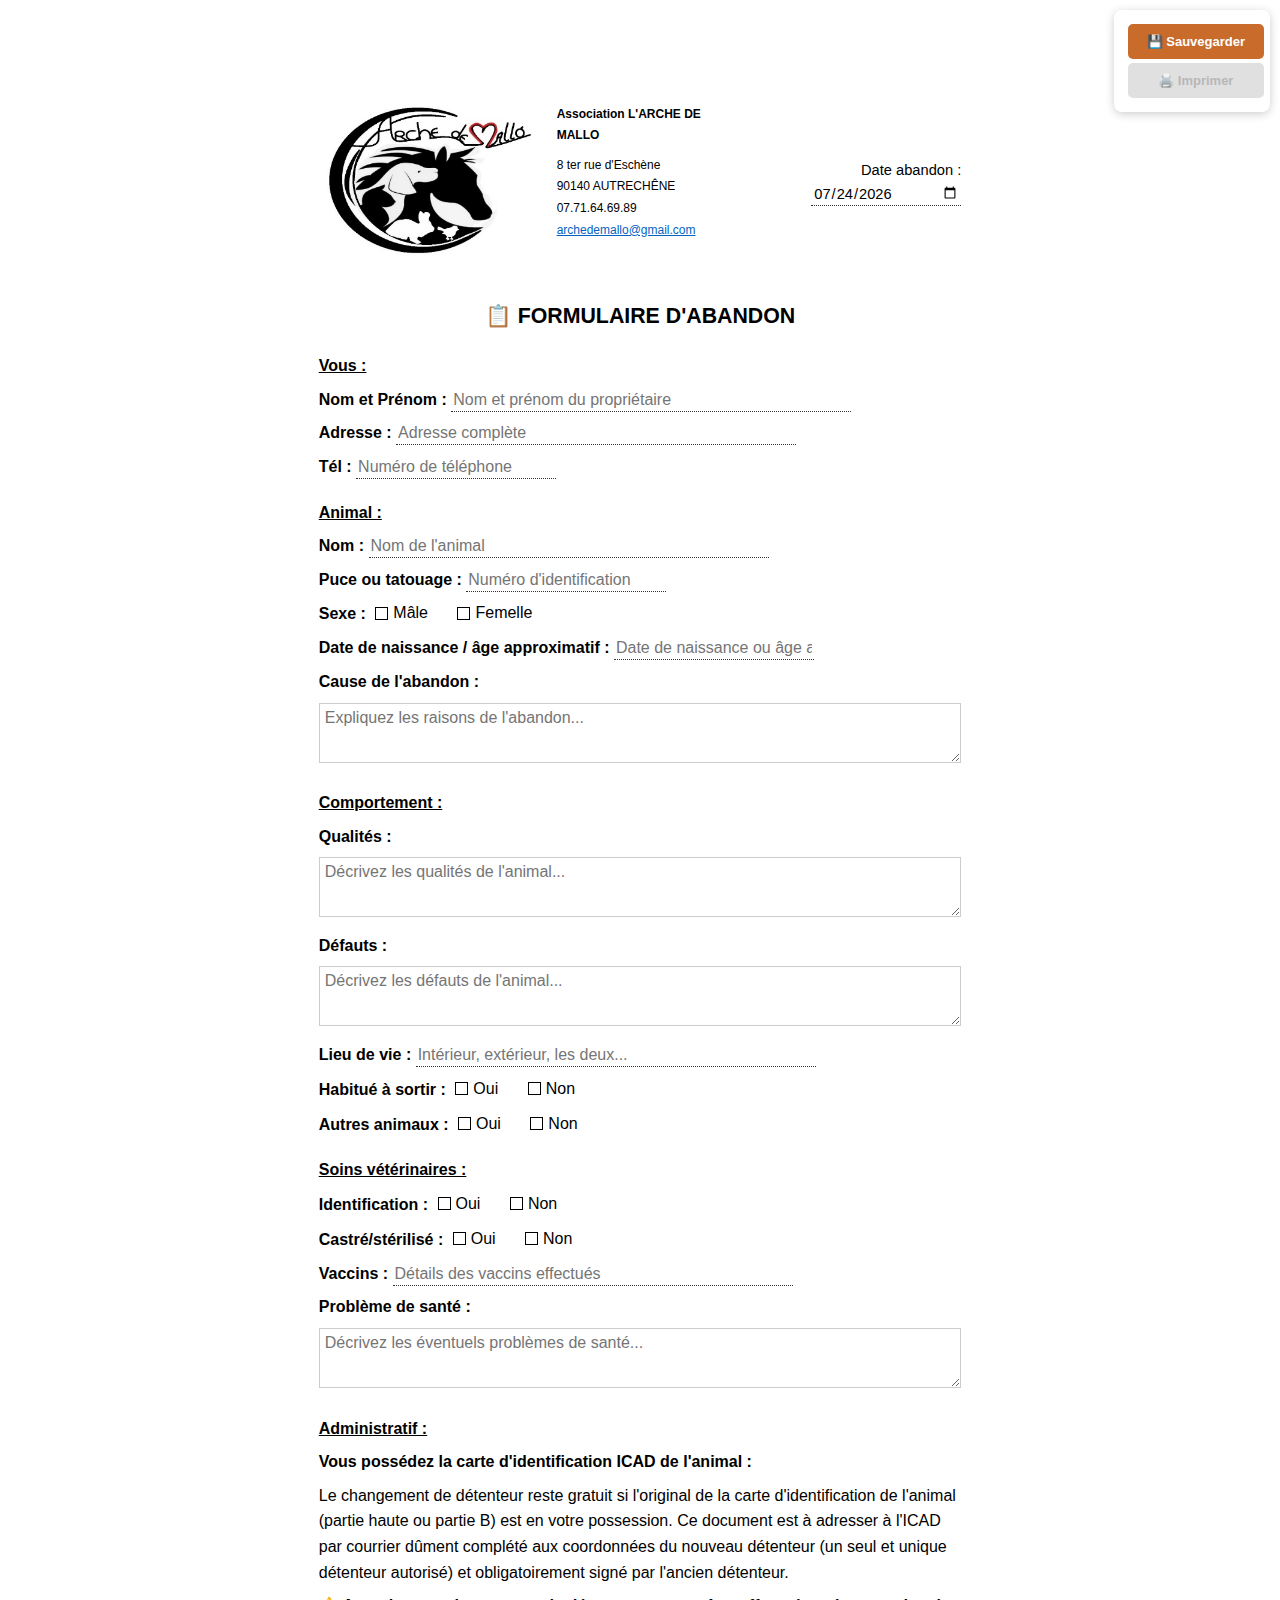
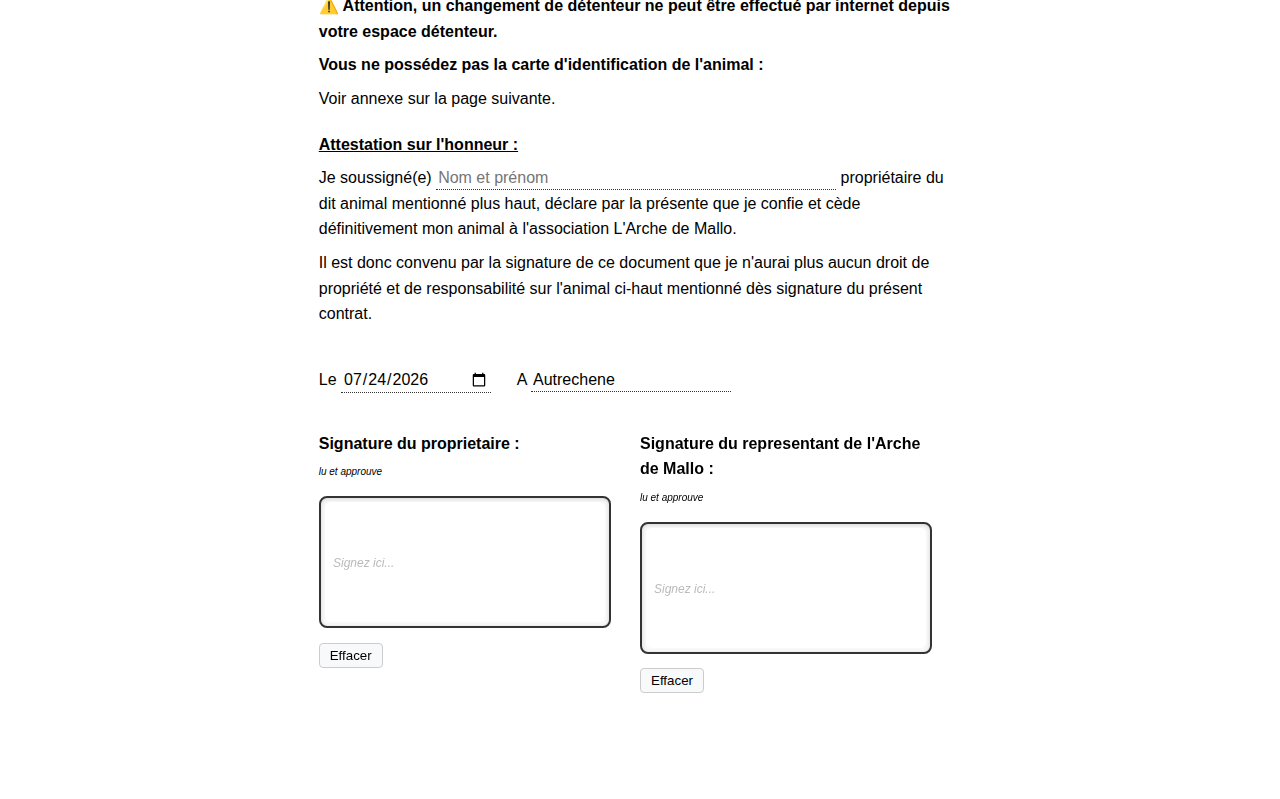
<file: Formulaire_abandon.html>
<!DOCTYPE html>
<html lang="fr">
<head>
<meta charset="UTF-8">
<meta name="viewport" content="width=device-width, initial-scale=1.0">
<title>Formulaire d'abandon - L'Arche de Mallo</title>
<link rel="stylesheet" href="formulaires-arche-mallo.css">
</head>
<body data-form-id="Abandon">

<div class="buttons">
    <button class="btn btn-save"  onclick="saveForm()">💾 Sauvegarder</button>
    <button class="btn btn-print btn-print-disabled" onclick="printForm()" disabled>🖨️ Imprimer</button>
    </div>


<div class="page-container">
<div class="content">

<!-- En-tête -->
<div class="header-adoption">
    <div>
        <div class="logo-box"></div>
        <div class="header-info mt-20">
            <p class="bold">Association L'ARCHE DE MALLO</p>
            <p>
                8 ter rue d'Eschène<br>
                90140 AUTRECHÊNE<br>
                07.71.64.69.89<br>
                <a href="mailto:archedemallo@gmail.com" class="blue">archedemallo@gmail.com</a>
            </p>
        </div>
    </div>
    <div class="header-adoption-right">
        Date abandon : <input type="date" class="editable editable-date" id="dateAdoption">
    </div>
</div>

    <div class="title">📋 FORMULAIRE D'ABANDON</div>

    <!-- Propriétaire -->
    <div class="section">
        <p class="bold underline">Vous :</p>
        <p><span class="bold">Nom et Prénom :</span>
            <input type="text" class="editable editable-long" id="nomProprietaire" placeholder="Nom et prénom du propriétaire"
       oninput="var c=document.getElementById('nomAttestation'); if(c) c.value=this.value;">
        </p>
        <p><span class="bold">Adresse :</span>
            <input type="text" class="editable editable-long" id="adresse" placeholder="Adresse complète">
        </p>
        <p><span class="bold">Tél :</span>
            <input type="tel" class="editable editable-medium" id="telephone" placeholder="Numéro de téléphone">
        </p>
    </div>

    <!-- Animal -->
    <div class="section">
        <p class="bold underline">Animal :</p>
        <p><span class="bold">Nom :</span>
            <input type="text" class="editable editable-long" id="nomAnimal" placeholder="Nom de l'animal">
        </p>
        <p><span class="bold">Puce ou tatouage :</span>
            <input type="text" class="editable editable-medium" id="identification" placeholder="Numéro d'identification">
        </p>
        <p>
            <span class="bold">Sexe :</span>
            <span class="clickable-row" onclick="toggleCheck(this, 'sexe')">
                <span class="checkbox" data-group="sexe"></span> Mâle
            </span>
            <span class="clickable-row" onclick="toggleCheck(this, 'sexe')">
                <span class="checkbox" data-group="sexe"></span> Femelle
            </span>
        </p>
        <p><span class="bold">Date de naissance / âge approximatif :</span>
            <input type="text" class="editable editable-medium" id="dateNaissance" placeholder="Date de naissance ou âge approximatif">
        </p>
        <p class="bold">Cause de l'abandon :</p>
        <textarea class="editable" id="causeAbandon" placeholder="Expliquez les raisons de l'abandon..."></textarea>
    </div>

    <!-- Comportement -->
    <div class="section">
        <p class="bold underline">Comportement :</p>
        <p><span class="bold">Qualités :</span></p>
        <textarea class="editable" id="qualites" placeholder="Décrivez les qualités de l'animal..."></textarea>

        <p><span class="bold">Défauts :</span></p>
        <textarea class="editable" id="defauts" placeholder="Décrivez les défauts de l'animal..."></textarea>

        <p><span class="bold">Lieu de vie :</span>
            <input type="text" class="editable editable-long" id="lieuVie" placeholder="Intérieur, extérieur, les deux...">
        </p>
        <p>
            <span class="bold">Habitué à sortir :</span>
            <span class="clickable-row" onclick="toggleCheck(this, 'sortir')">
                <span class="checkbox" data-group="sortir"></span> Oui
            </span>
            <span class="clickable-row" onclick="toggleCheck(this, 'sortir')">
                <span class="checkbox" data-group="sortir"></span> Non
            </span>
        </p>
        <p>
            <span class="bold">Autres animaux :</span>
            <span class="clickable-row" onclick="toggleCheck(this, 'autresAnimaux')">
                <span class="checkbox" data-group="autresAnimaux"></span> Oui
            </span>
            <span class="clickable-row" onclick="toggleCheck(this, 'autresAnimaux')">
                <span class="checkbox" data-group="autresAnimaux"></span> Non
            </span>
        </p>
    </div>

    <!-- Soins vétérinaires -->
    <div class="section">
        <p class="bold underline">Soins vétérinaires :</p>
        <p>
            <span class="bold">Identification :</span>
            <span class="clickable-row" onclick="toggleCheck(this, 'identificationVeto')">
                <span class="checkbox" data-group="identificationVeto"></span> Oui
            </span>
            <span class="clickable-row" onclick="toggleCheck(this, 'identificationVeto')">
                <span class="checkbox" data-group="identificationVeto"></span> Non
            </span>
        </p>
        <p>
            <span class="bold">Castré/stérilisé :</span>
            <span class="clickable-row" onclick="toggleCheck(this, 'sterilise')">
                <span class="checkbox" data-group="sterilise"></span> Oui
            </span>
            <span class="clickable-row" onclick="toggleCheck(this, 'sterilise')">
                <span class="checkbox" data-group="sterilise"></span> Non
            </span>
        </p>
        <p><span class="bold">Vaccins :</span>
            <input type="text" class="editable editable-long" id="vaccins" placeholder="Détails des vaccins effectués">
        </p>
        <p class="bold">Problème de santé :</p>
        <textarea class="editable" id="problemeSante" placeholder="Décrivez les éventuels problèmes de santé..."></textarea>
    </div>

    <!-- Administratif -->
    <div class="section">
        <p class="bold underline">Administratif :</p>

        <div>
            <p class="bold">Vous possédez la carte d'identification ICAD de l'animal :</p>
            <p>Le changement de détenteur reste gratuit si l'original de la carte d'identification de
            l'animal (partie haute ou partie B) est en votre possession. Ce document est à adresser
            à l'ICAD par courrier dûment complété aux coordonnées du nouveau détenteur (un
            seul et unique détenteur autorisé) et obligatoirement signé par l'ancien détenteur.</p>
            <p class="bold">⚠️ Attention, un changement de détenteur ne peut être effectué par internet depuis votre
            espace détenteur.</p>
        </div>

        <div>
            <p class="bold">Vous ne possédez pas la carte d'identification de l'animal :</p>
            <p>Voir annexe sur la page suivante.</p>
        </div>
    </div>

    <!-- Attestation -->
    <div class="section">
        <p class="bold underline">Attestation sur l'honneur :</p>
        <p>
            Je soussigné(e)
            <input type="text" class="editable editable-long" id="nomAttestation" placeholder="Nom et prénom">
            propriétaire du dit animal mentionné plus haut, déclare par la présente que je confie et cède
            définitivement mon animal à l'association L'Arche de Mallo.
        </p>
        <p>Il est donc convenu par la signature de ce document que je n'aurai plus aucun droit de
        propriété et de responsabilité sur l'animal ci-haut mentionné dès signature du présent contrat.</p>
    </div>


    <!-- Signatures -->
<div class="signature-section">
    <p>
        Le <input type="date" class="editable editable-date" id="dateFait">
        &nbsp;&nbsp;&nbsp;&nbsp;
        A <input type="text" class="editable editable-medium" id="lieu" value="Autrechene">
    </p>
    <table class="signature-table">
        <tr>
            <td>
                <p class="bold">Signature du proprietaire :</p>
                <p class="small italic">lu et approuve</p>
                <div style="border:2px solid #333; border-radius:8px; margin-top:8px; display:inline-block; background:#f9f9f9; box-shadow:inset 0 1px 4px rgba(0,0,0,0.15); padding:4px;">
                    <canvas id="signatureProprietaire" width="280" height="120"
                            style="display:block; cursor:crosshair; touch-action:none; background:#fff; border-radius:6px;"></canvas>
                </div>
                <div style="margin-top:6px;">
                    <button onclick="effacer('signatureProprietaire')" style="padding:4px 10px; border:1px solid #ccc; border-radius:4px; cursor:pointer; font-size:10pt; background:#f8f9fa;">Effacer</button>
                </div>
            </td>
            <td>
                <p class="bold">Signature du representant de l'Arche de Mallo :</p>
                <p class="small italic">lu et approuve</p>
                <div style="border:2px solid #333; border-radius:8px; margin-top:8px; display:inline-block; background:#f9f9f9; box-shadow:inset 0 1px 4px rgba(0,0,0,0.15); padding:4px;">
                    <canvas id="signatureAssociation" width="280" height="120"
                            style="display:block; cursor:crosshair; touch-action:none; background:#fff; border-radius:6px;"></canvas>
                </div>
                <div style="margin-top:6px;">
                    <button onclick="effacer('signatureAssociation')" style="padding:4px 10px; border:1px solid #ccc; border-radius:4px; cursor:pointer; font-size:10pt; background:#f8f9fa;">Effacer</button>
                </div>
            </td>
        </tr>
    </table>
</div>

</div><!-- /content -->
</div><!-- /page-container -->



<script src="formulaires-arche-mallo.js"></script>


<script>
function initPad(id) {
    var canvas  = document.getElementById(id);
    var ctx     = canvas.getContext('2d');
    var drawing = false;
    var signed  = false;

    ctx.strokeStyle = '#000';
    ctx.lineWidth   = 2;
    ctx.lineCap     = 'round';
    ctx.fillStyle   = '#bbb';
    ctx.font        = 'italic 12px Arial';
    ctx.fillText('Signez ici...', 8, 65);

    function getPos(e) {
        var rect  = canvas.getBoundingClientRect();
        var point = e.touches ? e.touches[0] : e;
        return { x: point.clientX - rect.left, y: point.clientY - rect.top };
    }
    function start(e) {
        e.preventDefault();
        if (!signed) { ctx.clearRect(0, 0, canvas.width, canvas.height); signed = true; }
        drawing = true;
        var pos = getPos(e);
        ctx.beginPath();
        ctx.moveTo(pos.x, pos.y);
    }
    function draw(e) {
        if (!drawing) return;
        e.preventDefault();
        var pos = getPos(e);
        ctx.lineTo(pos.x, pos.y);
        ctx.stroke();
    }
    function stop() { drawing = false; }

    canvas.addEventListener('mousedown',  start);
    canvas.addEventListener('mousemove',  draw);
    canvas.addEventListener('mouseup',    stop);
    canvas.addEventListener('mouseleave', stop);
    canvas.addEventListener('touchstart', start, { passive: false });
    canvas.addEventListener('touchmove',  draw,  { passive: false });
    canvas.addEventListener('touchend',   stop);
}

function effacer(id) {
    var canvas = document.getElementById(id);
    var ctx    = canvas.getContext('2d');
    ctx.clearRect(0, 0, canvas.width, canvas.height);
    ctx.fillStyle = '#bbb';
    ctx.font      = 'italic 12px Arial';
    ctx.fillText('Signez ici...', 8, 65);
}

initPad('signatureProprietaire');
initPad('signatureAssociation');
</script>


</body>
</html>
</file>
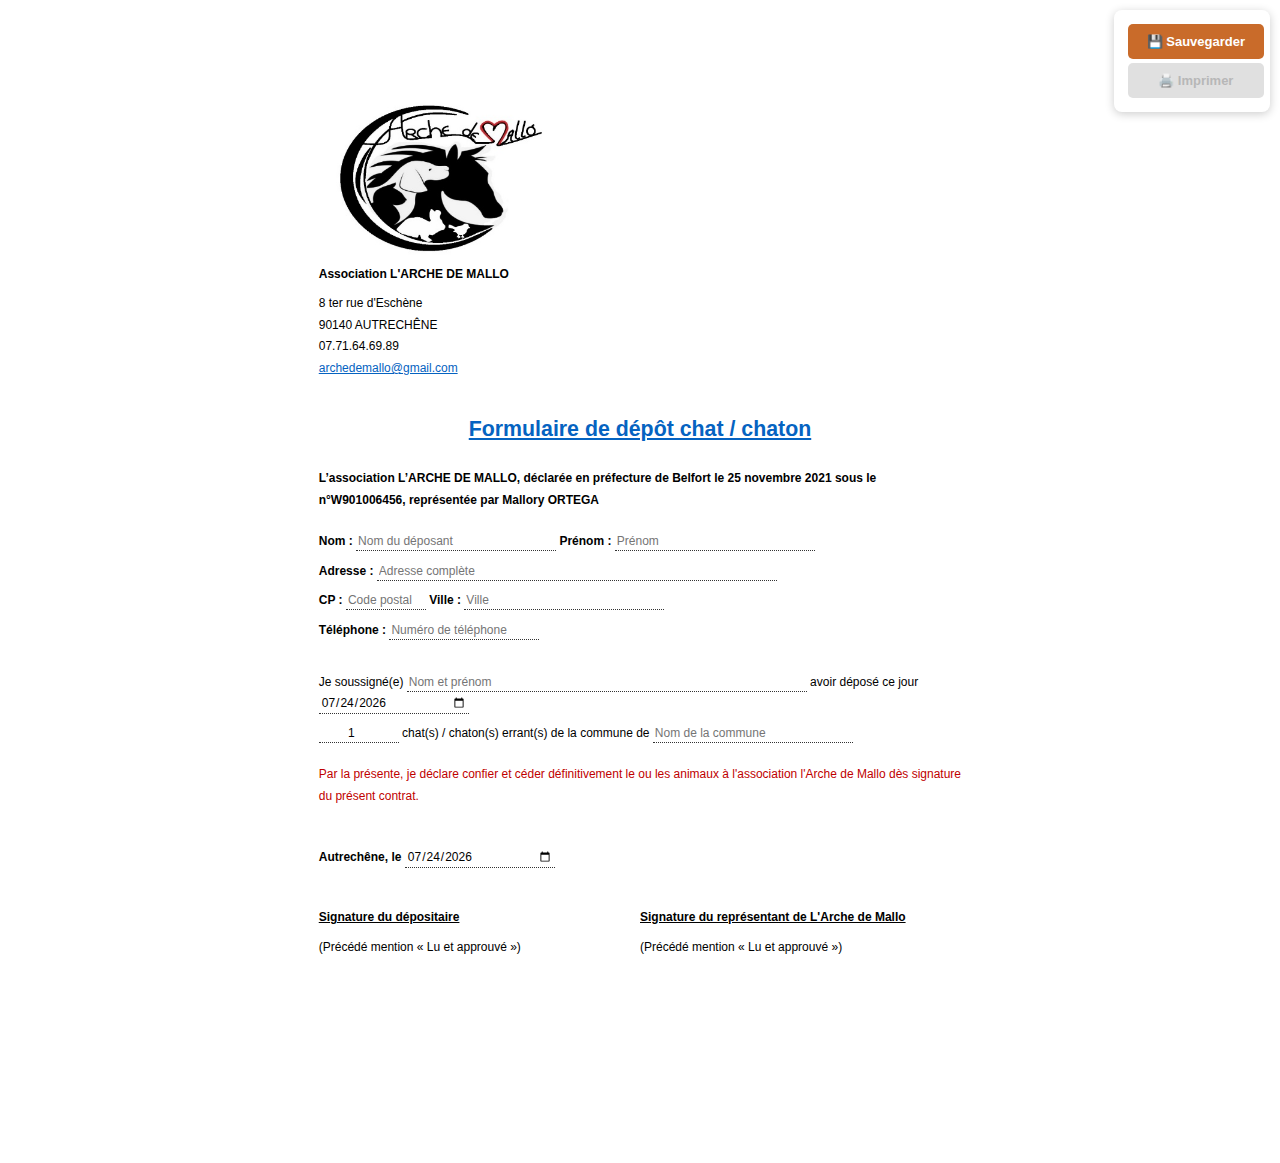
<file: Formulaire_depot_chat.html>
<!DOCTYPE html>
<html lang="fr">
<head>
<meta charset="UTF-8">
<meta name="viewport" content="width=device-width, initial-scale=1.0">
<title>Formulaire de dépôt chat/chaton - L'Arche de Mallo</title>
<link rel="stylesheet" href="formulaires-arche-mallo.css">
</head>
<body data-form-id="Formulaire_depot_chat">


<div class="buttons">
    <button class="btn btn-save"  onclick="saveForm()">💾 Sauvegarder</button>
    <button class="btn btn-print btn-print-disabled" onclick="printForm()" disabled>🖨️ Imprimer</button>
</div>

<div class="page-container">
<div class="content">

 <!-- En-tête -->
<div class="header-info">
    <div>
        <div class="logo-box"></div>
        <div class="header-info mt-20">
            <p class="bold">Association L'ARCHE DE MALLO</p>
            <p>
                8 ter rue d'Eschène<br>
                90140 AUTRECHÊNE<br>
                07.71.64.69.89<br>
                <a href="mailto:archedemallo@gmail.com" class="blue">archedemallo@gmail.com</a>
            </p>
        </div>
    </div>


 
    <div class="title strong blue underline">Formulaire de dépôt chat / chaton</div>
    <div class="section">
        <p><span class ="bold">
		L’association L’ARCHE DE MALLO, déclarée en préfecture de Belfort le 25 novembre 2021 sous le n°W901006456, représentée par Mallory ORTEGA
		</span>
		</p>
		
	</div>	
    <div class="section">
        <p>
            <span class="bold">Nom :</span>
            <input type="text" class="editable editable-medium" id="nom" placeholder="Nom du déposant"
			oninput="majNomComplet()">
            
            <span class="bold">Prénom :</span>
            <input type="text" class="editable editable-medium" id="prenom" placeholder="Prénom"
			oninput="majNomComplet()">
        </p>
        <p>
            <span class="bold">Adresse :</span>
            <input type="text" class="editable editable-long" id="adresse" placeholder="Adresse complète">
        </p>
        <p>
            <span class="bold">CP :</span>
            <input type="text" class="editable editable-short" id="codePostal" placeholder="Code postal">
            
            <span class="bold">Ville :</span>
            <input type="text" class="editable editable-medium" id="ville" placeholder="Ville">
        </p>
        <p>
            <span class="bold">Téléphone :</span>
            <input type="tel" class="editable editable-tel" id="telephone" placeholder="Numéro de téléphone">
        </p>
    </div>

    <div class="section mt-30">
        <p>
            Je soussigné(e)
            <input type="text" class="editable editable-long" id="nomComplet" placeholder="Nom et prénom">
            avoir déposé ce jour
            <input type="date" class="editable editable-date" id="dateDepot">
        </p>
        <p>
            <input type="number" class="editable editable-num" id="nombreChats" min="1" value="1">
            chat(s) / chaton(s) errant(s) de la commune de
            <input type="text" class="editable editable-medium" id="commune" placeholder="Nom de la commune">
        </p>
        <p class="mt-20 red">
            Par la présente, je déclare confier et céder définitivement le ou les animaux à l'association
            l'Arche de Mallo dès signature du présent contrat.
        </p>
    </div>

    <div class="signature-section mt-30">
        <p>
            <span class="bold">Autrechêne, le</span>
            <input type="date" class="editable editable-date" id="dateFait">
        </p>
        <table class="signature-table">
            <tr>
                <td>
                    <p class="bold underline">Signature du dépositaire</p>
                    <p">(Précédé mention « Lu et approuvé »)</p>
                    
                </td>
                <td>
                    <p class="bold underline">Signature du représentant de L'Arche de Mallo</p>
                    <p>(Précédé mention « Lu et approuvé »)</p>
                    
                </td>
            </tr>
        </table>
    </div>

</div><!-- /content -->
</div><!-- /page-container -->

<script>
function majNomComplet() {
    var nom    = document.getElementById('nom')    ? document.getElementById('nom').value    : '';
    var prenom = document.getElementById('prenom') ? document.getElementById('prenom').value : '';
    var champ  = document.getElementById('nomComplet');
    if (champ) champ.value = (prenom + ' ' + nom).trim();
}
</script>



<script src="formulaires-arche-mallo.js"></script>
</body>
</html>
</file>
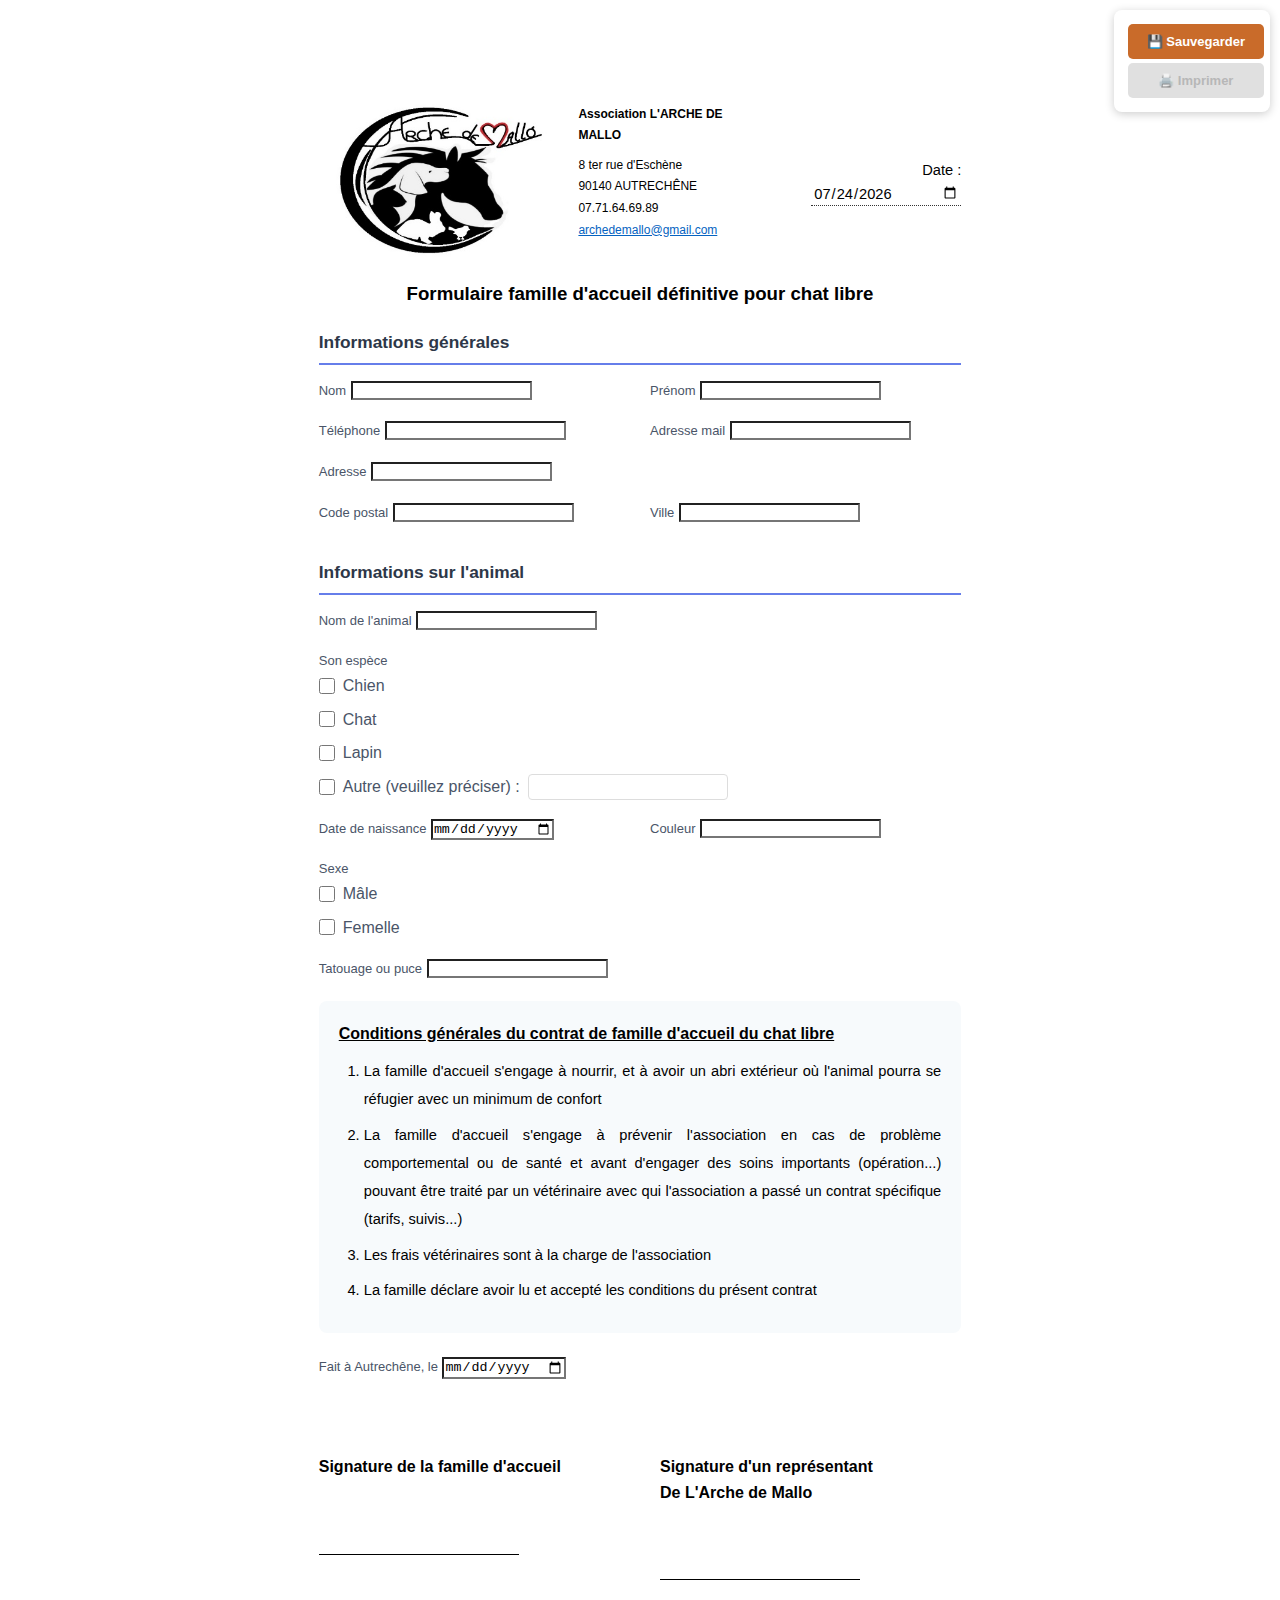
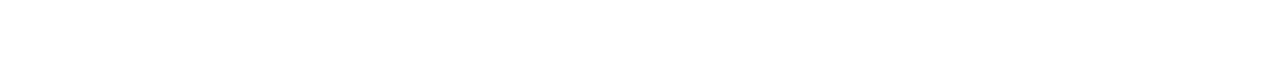
<file: Formulaire_famille_accueil_definitive_chat_libre.html>
<!DOCTYPE html>
<html lang="fr">
<head>
<meta charset="UTF-8">
<meta name="viewport" content="width=device-width, initial-scale=1.0">
<title>Formulaire famille d'accueil définitive pour chat libre - L'Arche de Mallo</title>
<link rel="stylesheet" href="formulaires-arche-mallo.css">
</head>
<body data-form-id="Famille_Accueil_Chat_Libre">

<div class="buttons">
    <button class="btn btn-save"  onclick="saveForm()">💾 Sauvegarder</button>
    <button class="btn btn-print btn-print-disabled" onclick="printForm()" disabled>🖨️ Imprimer</button>
    </div>

<div class="page-container">
<div class="content">

<!-- En-tête -->
<div class="header-adoption">
    <div>
        <div class="logo-box"></div>
        <div class="header-info mt-20">
            <p class="bold">Association L'ARCHE DE MALLO</p>
            <p>
                8 ter rue d'Eschène<br>
                90140 AUTRECHÊNE<br>
                07.71.64.69.89<br>
                <a href="mailto:archedemallo@gmail.com" class="blue">archedemallo@gmail.com</a>
            </p>
        </div>
    </div>
    <div class="header-adoption-right">
        Date : <input type="date" class="editable editable-date" id="dateAdoption">
    </div>
</div>

    <h2>Formulaire famille d'accueil définitive pour chat libre</h2>

    <div class="section">
        <div class="section-title">Informations générales</div>

        <div class="row">
            <div class="form-group">
                <label>Nom</label>
                <input type="text" id="nom">
            </div>
            <div class="form-group">
                <label>Prénom</label>
                <input type="text" id="prenom">
            </div>
        </div>

        <div class="row">
            <div class="form-group">
                <label>Téléphone</label>
                <input type="tel" id="telephone">
            </div>
            <div class="form-group">
                <label>Adresse mail</label>
                <input type="email" id="email">
            </div>
        </div>

        <div class="form-group">
            <label>Adresse</label>
            <input type="text" id="adresse">
        </div>

        <div class="row">
            <div class="form-group">
                <label>Code postal</label>
                <input type="text" id="code_postal">
            </div>
            <div class="form-group">
                <label>Ville</label>
                <input type="text" id="ville">
            </div>
        </div>
    </div>

    <div class="section">
        <div class="section-title">Informations sur l'animal</div>

        <div class="form-group">
            <label>Nom de l'animal</label>
            <input type="text" id="nom_animal">
        </div>

        <div class="form-group">
            <label>Son espèce</label>
            <div class="checkbox-group">
                <input type="checkbox" id="chien" name="espece">
                <label for="chien">Chien</label>
            </div>
            <div class="checkbox-group">
                <input type="checkbox" id="chat" name="espece">
                <label for="chat">Chat</label>
            </div>
            <div class="checkbox-group">
                <input type="checkbox" id="lapin" name="espece">
                <label for="lapin">Lapin</label>
            </div>
            <div class="checkbox-group">
                <input type="checkbox" id="autre" name="espece">
                <label for="autre">Autre (veuillez préciser) :</label>
                <input type="text" id="autre_text">
            </div>
        </div>

        <div class="row">
            <div class="form-group">
                <label>Date de naissance</label>
                <input type="date" id="date_naissance">
            </div>
            <div class="form-group">
                <label>Couleur</label>
                <input type="text" id="couleur">
            </div>
        </div>

        <div class="form-group">
            <label>Sexe</label>
            <div class="checkbox-group">
                <input type="checkbox" id="male" name="sexe">
                <label for="male">Mâle</label>
            </div>
            <div class="checkbox-group">
                <input type="checkbox" id="femelle" name="sexe">
                <label for="femelle">Femelle</label>
            </div>
        </div>

        <div class="form-group">
            <label>Tatouage ou puce</label>
            <input type="text" id="puce">
        </div>
    </div>

    <div class="conditions">
        <h3>Conditions générales du contrat de famille d'accueil du chat libre</h3>
        <ol>
            <li>La famille d'accueil s'engage à nourrir, et à avoir un abri extérieur où l'animal pourra se réfugier avec un minimum de confort</li>
            <li>La famille d'accueil s'engage à prévenir l'association en cas de problème comportemental ou de santé et avant d'engager des soins importants (opération...) pouvant être traité par un vétérinaire avec qui l'association a passé un contrat spécifique (tarifs, suivis...)</li>
            <li>Les frais vétérinaires sont à la charge de l'association</li>
            <li>La famille déclare avoir lu et accepté les conditions du présent contrat</li>
        </ol>
    </div>

    <div class="form-group">
        <label>Fait à Autrechêne, le</label>
        <input type="date" id="date_signature">
    </div>

    <div class="signature-section grid">
        <div class="signature-box">
            <div class="signature-label">Signature de la famille d'accueil</div>
            <div class="signature-line"></div>
        </div>
        <div class="signature-box">
            <div class="signature-label">Signature d'un représentant<br>De L'Arche de Mallo</div>
            <div class="signature-line"></div>
        </div>
    </div>
</div>

<script src="formulaires-arche-mallo.js"></script>
</body>
</html>
</file>
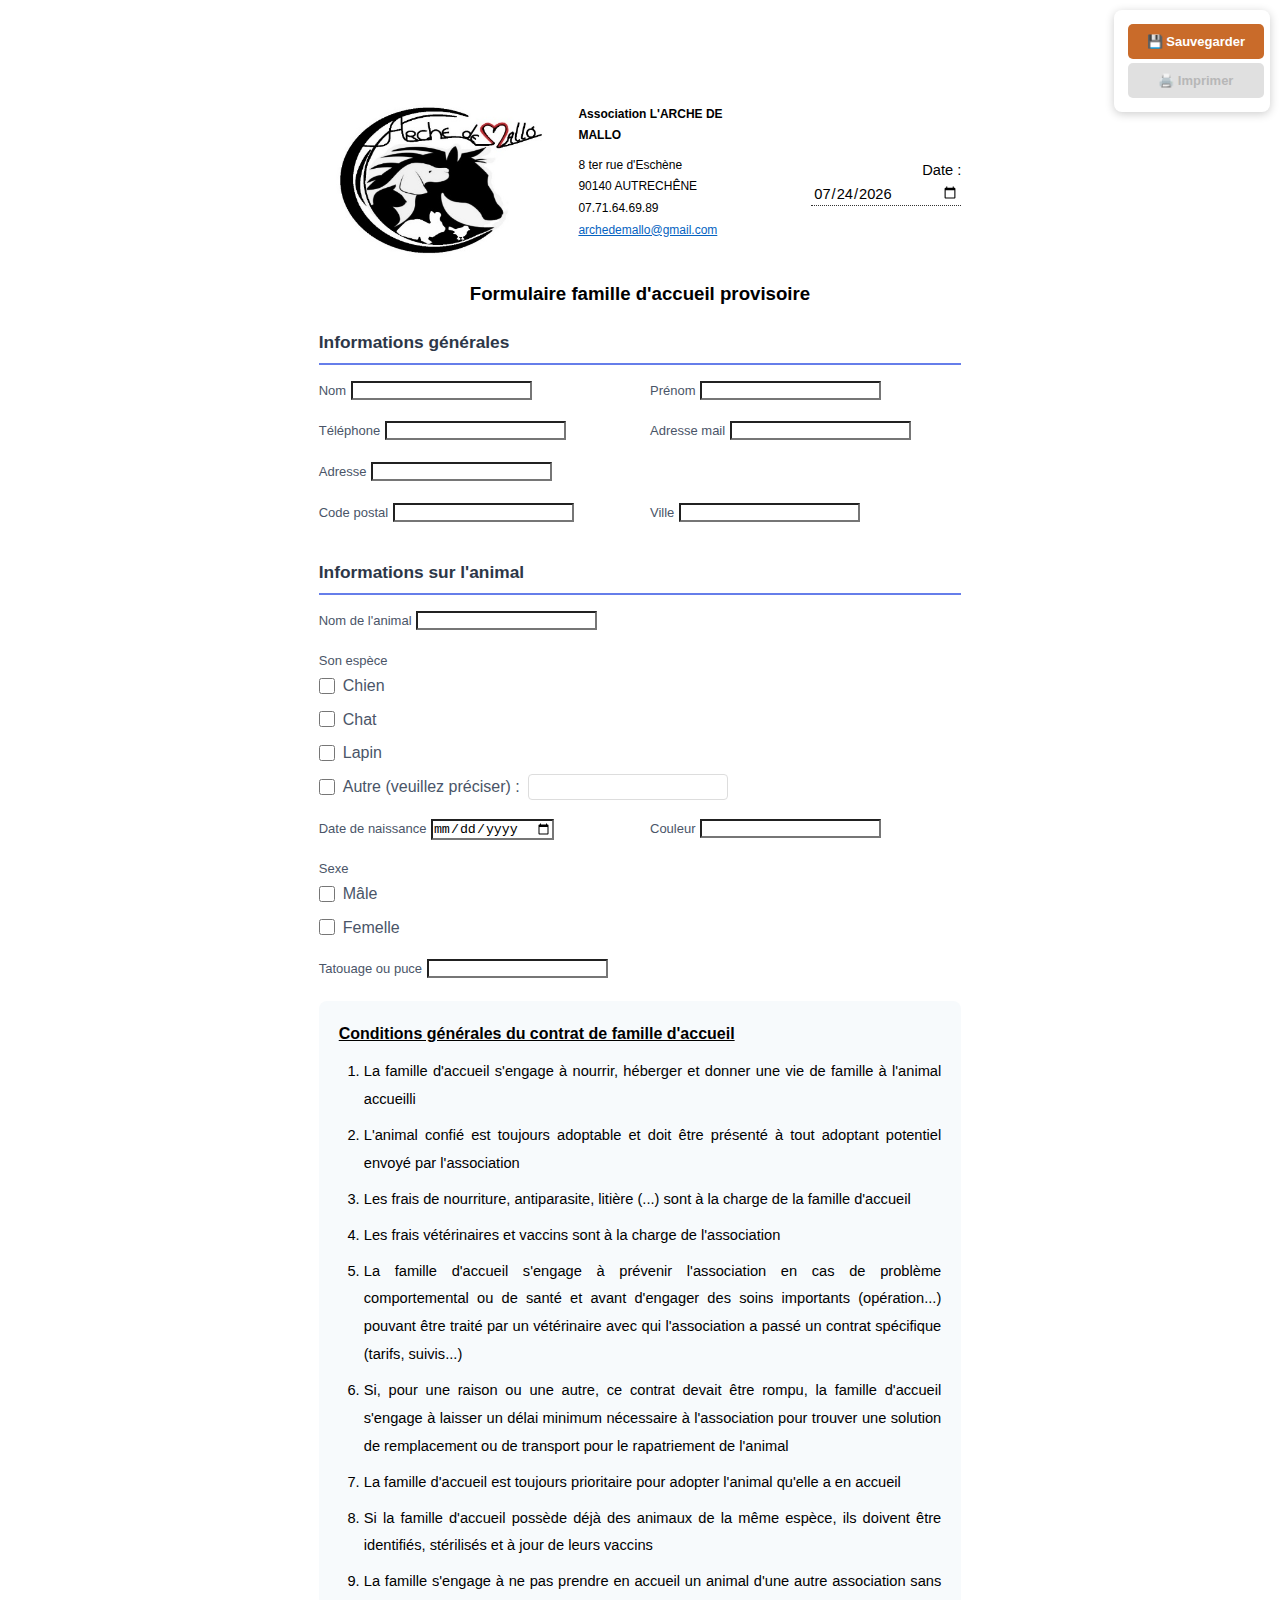
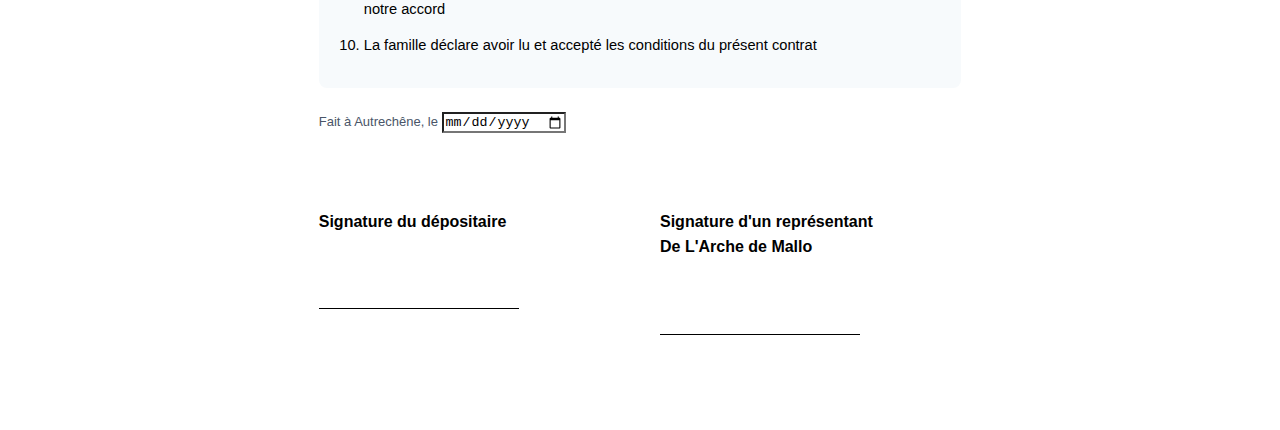
<file: Formulaire_famille_accueil_provisoire.html>
<!DOCTYPE html>
<html lang="fr">
<head>
<meta charset="UTF-8">
<meta name="viewport" content="width=device-width, initial-scale=1.0">
<title>Formulaire famille d'accueil provisoire - L'Arche de Mallo</title>
<link rel="stylesheet" href="formulaires-arche-mallo.css">
</head>
<body data-form-id="Famille_Accueil_Provisoire">

<div class="buttons">
    <button class="btn btn-save"  onclick="saveForm()">💾 Sauvegarder</button>
    <button class="btn btn-print btn-print-disabled" onclick="printForm()" disabled>🖨️ Imprimer</button>
    </div>

<div class="page-container">
<div class="content">

<!-- En-tête -->
<div class="header-adoption">
    <div>
        <div class="logo-box"></div>
        <div class="header-info mt-20">
            <p class="bold">Association L'ARCHE DE MALLO</p>
            <p>
                8 ter rue d'Eschène<br>
                90140 AUTRECHÊNE<br>
                07.71.64.69.89<br>
                <a href="mailto:archedemallo@gmail.com" class="blue">archedemallo@gmail.com</a>
            </p>
        </div>
    </div>
    <div class="header-adoption-right">
        Date : <input type="date" class="editable editable-date" id="dateAdoption">
    </div>
</div>

    <h2>Formulaire famille d'accueil provisoire</h2>

    <div class="section">
        <div class="section-title">Informations générales</div>

        <div class="row">
            <div class="form-group">
                <label>Nom</label>
                <input type="text" id="nom">
            </div>
            <div class="form-group">
                <label>Prénom</label>
                <input type="text" id="prenom">
            </div>
        </div>

        <div class="row">
            <div class="form-group">
                <label>Téléphone</label>
                <input type="tel" id="telephone">
            </div>
            <div class="form-group">
                <label>Adresse mail</label>
                <input type="email" id="email">
            </div>
        </div>

        <div class="form-group">
            <label>Adresse</label>
            <input type="text" id="adresse">
        </div>

        <div class="row">
            <div class="form-group">
                <label>Code postal</label>
                <input type="text" id="code_postal">
            </div>
            <div class="form-group">
                <label>Ville</label>
                <input type="text" id="ville">
            </div>
        </div>
    </div>

    <div class="section">
        <div class="section-title">Informations sur l'animal</div>

        <div class="form-group">
            <label>Nom de l'animal</label>
            <input type="text" id="nom_animal">
        </div>

        <div class="form-group">
            <label>Son espèce</label>
            <div class="checkbox-group">
                <input type="checkbox" id="chien" name="espece">
                <label for="chien">Chien</label>
            </div>
            <div class="checkbox-group">
                <input type="checkbox" id="chat" name="espece">
                <label for="chat">Chat</label>
            </div>
            <div class="checkbox-group">
                <input type="checkbox" id="lapin" name="espece">
                <label for="lapin">Lapin</label>
            </div>
            <div class="checkbox-group">
                <input type="checkbox" id="autre" name="espece">
                <label for="autre">Autre (veuillez préciser) :</label>
                <input type="text" id="autre_text">
            </div>
        </div>

        <div class="row">
            <div class="form-group">
                <label>Date de naissance</label>
                <input type="date" id="date_naissance">
            </div>
            <div class="form-group">
                <label>Couleur</label>
                <input type="text" id="couleur">
            </div>
        </div>

        <div class="form-group">
            <label>Sexe</label>
            <div class="checkbox-group">
                <input type="checkbox" id="male" name="sexe">
                <label for="male">Mâle</label>
            </div>
            <div class="checkbox-group">
                <input type="checkbox" id="femelle" name="sexe">
                <label for="femelle">Femelle</label>
            </div>
        </div>

        <div class="form-group">
            <label>Tatouage ou puce</label>
            <input type="text" id="puce">
        </div>
    </div>

    <div class="conditions">
        <h3>Conditions générales du contrat de famille d'accueil</h3>
        <ol>
            <li>La famille d'accueil s'engage à nourrir, héberger et donner une vie de famille à l'animal accueilli</li>
            <li>L'animal confié est toujours adoptable et doit être présenté à tout adoptant potentiel envoyé par l'association</li>
            <li>Les frais de nourriture, antiparasite, litière (...) sont à la charge de la famille d'accueil</li>
            <li>Les frais vétérinaires et vaccins sont à la charge de l'association</li>
            <li>La famille d'accueil s'engage à prévenir l'association en cas de problème comportemental ou de santé et avant d'engager des soins importants (opération...) pouvant être traité par un vétérinaire avec qui l'association a passé un contrat spécifique (tarifs, suivis...)</li>
            <li>Si, pour une raison ou une autre, ce contrat devait être rompu, la famille d'accueil s'engage à laisser un délai minimum nécessaire à l'association pour trouver une solution de remplacement ou de transport pour le rapatriement de l'animal</li>
            <li>La famille d'accueil est toujours prioritaire pour adopter l'animal qu'elle a en accueil</li>
            <li>Si la famille d'accueil possède déjà des animaux de la même espèce, ils doivent être identifiés, stérilisés et à jour de leurs vaccins</li>
            <li>La famille s'engage à ne pas prendre en accueil un animal d'une autre association sans notre accord</li>
            <li>La famille déclare avoir lu et accepté les conditions du présent contrat</li>
        </ol>
    </div>

    <div class="form-group">
        <label>Fait à Autrechêne, le</label>
        <input type="date" id="date_signature">
    </div>

    <div class="signature-section grid">
        <div class="signature-box">
            <div class="signature-label">Signature du dépositaire</div>
            <div class="signature-line"></div>
        </div>
        <div class="signature-box">
            <div class="signature-label">Signature d'un représentant<br>De L'Arche de Mallo</div>
            <div class="signature-line"></div>
        </div>
    </div>
</div>

<script src="formulaires-arche-mallo.js"></script>
</body>
</html>
</file>
<file: formulaires-arche-mallo.css>
/* ============================================================================
   CSS UNIVERSEL - FORMULAIRES L'ARCHE DE MALLO
   ============================================================================ */

/* --- RESET ET BASE --- */
*, *::before, *::after {
    margin: 0;
    padding: 0;
    box-sizing: border-box;
}

body {
    font-family: 'Calibri', Arial, Helvetica, sans-serif;
    font-size: 12pt;
    background-color: #ffffff;
    color: #000;
    line-height: 1.6;
}

/* --- CONTENEURS --- */
.page-container {
    width: 100%;
    padding: 20px 2%;
}

.content {
    background: white;
    width: 90%;
    max-width: 21cm;
    min-height: 29.7cm;
    padding: 2cm;
    margin: 0 auto;
}

/* --- EN-TÊTE --- */
.header-info {
    margin-bottom: 20px;
    font-size: 12px;
    line-height: 1.8;
}

.header-table {
    width: 100%;
    border-collapse: collapse;
    margin-bottom: 20px;
}

.header-table td {
    border: none;
    vertical-align: top;
    padding: 4px;
}

/* Colonnes de l'en-tête */
.header-table .col-left   { width: 25%; vertical-align: top; }
.header-table .col-center { width: 50%; text-align: center; vertical-align: middle; }
.header-table .col-right  { width: 25%; text-align: right;  vertical-align: top; }

/* --- LOGO --- */
.logo-box {
    width: 240px;
    height: 160px;
    background-image: url('logo_arche.png');
    background-size: contain;
    background-repeat: no-repeat;
    background-position: center;
    margin-bottom: 8px;
}

.header-table .logo-box {
    width: 120px;
    height: 80px;
    display: block;
}


.logo-cat {
    width: 120px;
    height: 80px;
    background: #ffc107;
    color: white;
    display: flex;
    align-items: center;
    justify-content: center;
    border-radius: 5px;
    font-size: 30px;
    margin-left: auto;
    margin-bottom: 8px;
}

/* --- TABLE SIGNATURES --- */
.signature-table {
    width: 100%;
    border-collapse: collapse;
    margin-top: 30px;
}

.signature-table td {
    border: none;
    width: 50%;
    vertical-align: top;
    padding-right: 20px;
}

/* --- TITRES --- */
h2 {
    font-size: 14pt;
    font-weight: bold;
    text-align: center;
    margin: 10px 0;
}

.title {
    text-align: center;
    font-size: 16pt;
    font-weight: bold;
    margin: 30px 0 20px;
}

/* --- TEXTE --- */
p {
    margin: 8px 0;
}

.intro-text {
    font-size: 11px;
    line-height: 1.5;
    margin: 20px 0;
    font-style: italic;
    text-align: justify;
    color: #4a5568;
}

/* Utilitaires texte */
.bold      { font-weight: bold; }
.underline { text-decoration: underline; }
.center    { text-align: center; }
.right     { text-align: right; }
.small     { font-size: 10px; }
.red       { color: #c00000; }
.blue      { color: #0563c1; }

/* j'ai ajouté ce code */
.title-red {
    color: #c00000;
    font-size: 14pt;
    font-weight: bold;
    text-decoration: underline;
    text-transform: uppercase;
}
/* j'ai ajouté ce code */
.highlight-red {
    color: #c00000;
    text-decoration: underline;
    font-size: 14pt;
    display: block;
    text-align: center;
    width: 100%;
}

/* --- SECTIONS --- */
.section {
    margin: 20px 0;
}

/* Marges utilitaires */
.ml-20 { margin-left: 20px; }
.ml-30 { margin-left: 30px; }
.mt-20 { margin-top: 20px; }
.mt-30 { margin-top: 30px; }

/* --- CHAMPS ÉDITABLES --- */
.editable {
    border: none;
    border-bottom: 1px dotted #333;
    background: transparent;
    font-family: inherit;
    font-size: inherit;
    padding: 2px;
    outline: none;
}

.editable:focus {
    background: #ffffcc;
    border-bottom: 2px solid #0563c1;
}

/* Tailles prédéfinies */
.editable-short  { width: 80px; }
.editable-medium { width: 200px; }
.editable-long   { width: 400px; }
.editable-date   { width: 150px; }
.editable-tel    { width: 150px; }
.editable-email  { width: 300px; }
.editable-num    { width: 80px; text-align: center; }
.editable-box    { width: 50px; }

/* --- CHECKBOXES PERSONNALISÉES --- */
.clickable-row {
    cursor: pointer;
    display: inline-flex;
    align-items: center;
    margin-right: 20px;
    user-select: none;
}

.checkbox {
    width: 13px;
    height: 13px;
    border: 1px solid #000;
    display: inline-block;
    margin: 0 5px;
    cursor: pointer;
    position: relative;
    vertical-align: middle;
    flex-shrink: 0;
}

.checkbox.checked::after {
    content: '✔';
    display: block;
    position: absolute;
    left: 1px;
    top: -3px;
    font-size: 12px;
    font-weight: bold;
    color: #0563c1;
}

/* --- LISTES --- */
ul, ol {
    margin: 5px 0;
    padding-left: 30px;
}

li {
    margin: 5px 0;
}

/* --- TABLEAUX --- */
table {
    width: 100%;
    border-collapse: collapse;
    margin: 10px 0;
}

td {
    vertical-align: top;
}

/* --- SIGNATURE --- */
.signature-section {
    margin-top: 40px;
}

.signature-label {
    font-weight: bold;
    margin-top: 15px;
    margin-bottom: 5px;
}

.signature-line {
    height: 70px;
    border-bottom: 1px solid #000;
    width: 200px;
    margin-top: 5px;
}

/* --- BOUTONS FLOTTANTS --- */
.buttons {
    position: fixed;
    top: 10px;
    right: 10px;
    background: white;
    padding: 10px;
    border-radius: 8px;
    box-shadow: 0 2px 10px rgba(0,0,0,0.2);
    z-index: 1000;
    cursor: move;
    user-select: none;
    touch-action: none;
}

.btn {
    padding: 10px 15px;
    margin: 4px;
    border: none;
    border-radius: 5px;
    cursor: pointer;
    font-weight: bold;
    font-size: 13px;
    transition: background 0.2s;
    display: block;
    width: 100%;
}

.btn-print {
    background: #28a745;
    color: white;
}

.btn-print:hover { background: #218838; }

.btn-reset {
    background: #6c757d;
    color: white;
}

.btn-reset:hover { background: #545b62; }

/* --- ALERTES --- */
.info-box {
    background: #f8f9fa;
    padding: 12px 15px;
    border-left: 4px solid #dc3545;
    margin: 15px 0;
    font-size: 10pt;
}


/* --- CERTIFICAT D'ENGAGEMENT --- */
.title-main {
    text-align: center;
    font-size: 14pt;
    font-weight: bold;
    margin: 20px 0 5px;
    line-height: 1.4;
}
.subtitle {
    text-align: center;
    font-size: 10pt;
    font-style: italic;
    margin-bottom: 20px;
    color: #555;
}
.content-section {
    margin: 10px 0 20px;
    text-align: justify;
    line-height: 1.6;
}
.bullet-list {
    margin: 10px 0 10px 20px;
    line-height: 1.9;
}
.important-box {
    background: #f8f9fa;
    border-left: 4px solid #667eea;
    padding: 12px 15px;
    margin: 15px 0;
    font-style: italic;
    font-size: 10pt;
}
.italic { font-style: italic; }
.mention-manuscrite {
    font-size: 10pt;
    margin-bottom: 8px;
}
textarea.editable {
    border: 1px solid #ccc;
    background: transparent;
    font-family: inherit;
    font-size: inherit;
    padding: 5px;
    outline: none;
    width: 100%;
    min-height: 60px;
    resize: vertical;
}
textarea.editable:focus {
    background: #ffffcc;
    border: 1px solid #0563c1;
}

/* --- CONTRAT ADOPTION --- */

.header-adoption {
    display: flex;
    justify-content: space-between; /* gauche / droite */
    align-items: center;            /* alignement vertical centré */
}

.header-adoption > div:first-child {
    display: flex;
    align-items: center; /* aligne logo + texte */
    gap: 20px;           /* espace entre logo et texte */
}

.header-info {
    margin-top: 0; /* supprime le décalage vertical */
}

.header-adoption-right {
    text-align: right;
    font-size: 11pt;
}
.article {
    margin: 8px 0;
    text-align: justify;
}
.cas-box {
    margin: 15px 0;
    padding: 10px;
    border: 1px solid #ccc;
}
.total-line {
    font-size: 14pt;
    font-weight: bold;
}
.cheques-indent {
    margin-left: 180px;
}

/* --- TABLEAU VERMIFUGES --- */
.info-section {
    margin: 15px 0 20px;
    background: #f8f9fa;
    padding: 12px 15px;
    border-radius: 4px;
}
.info-section h2 {
    font-size: 11pt;
    margin-bottom: 8px;
}
table.suivi th {
    background-color: #a8d5e2;
    color: #000;
    padding: 8px;
    text-align: center;
    border: 1px solid #333;
    font-weight: bold;
    font-size: 10pt;
}
table.suivi td {
    border: 1px solid #333;
    padding: 4px;
    vertical-align: middle;
}
table.suivi input {
    width: 100%;
    border: none;
    background: transparent;
    font-family: inherit;
    font-size: 10pt;
    padding: 2px 4px;
    outline: none;
}
table.suivi input:focus { background: #ffffcc; }

/* --- FORMULAIRES MODERNES (famille accueil) --- */
.logo-placeholder {
    width: 150px;
    height: 100px;
    background: linear-gradient(135deg, #667eea 0%, #764ba2 100%);
    margin: 0 auto 15px;
    border-radius: 10px;
    display: flex;
    align-items: center;
    justify-content: center;
    color: white;
    font-weight: bold;
    font-size: 16px;
    text-align: center;
    line-height: 1.3;
}
.container {
    max-width: 800px;
    margin: 0 auto;
    background: white;
    padding: 40px;
}
.row {
    display: grid;
    grid-template-columns: 1fr 1fr;
    gap: 20px;
}
.form-group {
    margin-bottom: 15px;
}
.form-group label {
    display: inline;
    margin-bottom: 6px;
    font-weight: 500;
    font-size: 13px;
    color: #4a5568;
}
.form-group input[type="text"],
.form-group input[type="email"],
.form-group input[type="tel"],
.form-group input[type="date"],
input[type="date"] {
    -webkit-appearance: none;
}
.form-group input.editable-date {
    width: 150px;
}
.form-group input[type="number"] {
    width: 50%;
    padding: 8px 10px;
    font-family: inherit;
    font-size: 12pt;
}
.form-group input:focus {
    outline: none;
    border-color: #667eea;
    background: #ffffcc;
}
.section-title {
    font-size: 13pt;
    font-weight: bold;
    color: #2d3748;
    margin: 20px 0 12px;
    padding-bottom: 6px;
    border-bottom: 2px solid #667eea;
}
.conditions {
    background: #f7fafc;
    padding: 20px;
    border-radius: 8px;
    margin: 20px 0;
}
.conditions h3 {
    font-size: 12pt;
    text-decoration: underline;
    margin-bottom: 12px;
}
.conditions ol, .conditions ul {
    padding-left: 25px;
    line-height: 1.9;
}
.conditions li {
    margin-bottom: 8px;
    font-size: 11pt;
    text-align: justify;
}
.checkbox-group {
    display: flex;
    align-items: center;
    margin-bottom: 8px;
}
.checkbox-group input[type="checkbox"] {
    width: 16px;
    height: 16px;
    margin-right: 8px;
    cursor: pointer;
    flex-shrink: 0;
}
.checkbox-group label {
    display: inline;
    font-weight: normal;
    margin-bottom: 0;
    cursor: pointer;
    font-size: 12pt;
}
.checkbox-group input[type="text"] {
    margin-left: 8px;
    width: 200px;
    padding: 4px 8px;
    border: 1px solid #ddd;
    border-radius: 4px;
    font-size: 11pt;
}
.signature-section.grid {
    display: grid;
    grid-template-columns: 1fr 1fr;
    gap: 40px;
    margin-top: 40px;
    padding-top: 20px;
}
.info-box.red { border-left-color: #dc3545; }

/* --- IMPRESSION --- */
@media print {
    body {
        background: white;
        margin: 8mm;
        font-size: 11px;
        line-height: 1.6;
    }

    .buttons {
        display: none !important;
    }

    .page-container {
        padding: 0;
    }

    .content {
        margin: 0;
        padding: 10mm;
        min-height: unset;
    }

    .editable {
        border: none;
    }

    p   { margin: 2px 0; }
    ul, ol { margin: 3px 0 3px 15px; }
    li  { margin: 2px 0; }
    br  { line-height: 0.8; }
    h2  { font-size: 13px; margin: 5px 0; }

    .page-break {
        page-break-before: always;
    }
}

/* --- RESPONSIVE --- */
@media (max-width: 768px) {
    body { font-size: 11px; }

    .editable-long,
    .editable-email { width: 100%; }

    .content { padding: 15px; }
}



/* --- Boutons désactivés --- */
.btn-print-disabled {
    background: #ccc;
    color: #888;
    cursor: not-allowed;
    opacity: 0.6;
}

.btn-save {
    background: #c96b2a;
    color: white;
}

.btn-saved {
    background: #28a745;
    color: white;
}




/* Colonnes de l'en-tête */
.header-table .col-left   { width: 25%; vertical-align: top; }
.header-table .col-center { width: 50%; text-align: center; vertical-align: middle; }
.header-table .col-right  { width: 25%; text-align: right;  vertical-align: top; }







*.form-group input.editable-date {
    width: 150px;
}








/* --- ZONE SIGNATURE TACTILE --- */
.signature-pad-wrap {
    border: 2px solid #333;
    border-radius: 8px;
    margin-top: 8px;
    display: inline-block;
    background: #f9f9f9;
    box-shadow: inset 0 1px 4px rgba(0,0,0,0.15);
    padding: 4px;
}
.signature-pad-wrap canvas {
    display: block;
    cursor: crosshair;
    touch-action: none;
    background: #fff;
    border-radius: 6px;
}
.signature-pad-wrap + button {
    margin-top: 6px;
    padding: 4px 10px;
    border: 1px solid #ccc;
    border-radius: 4px;
    cursor: pointer;
    font-size: 10pt;
    background: #f8f9fa;
}
.signature-pad-wrap + button:hover { background: #e9ecef; }
@media print {
    .signature-pad-wrap + button { display: none !important; }
}
</file>
